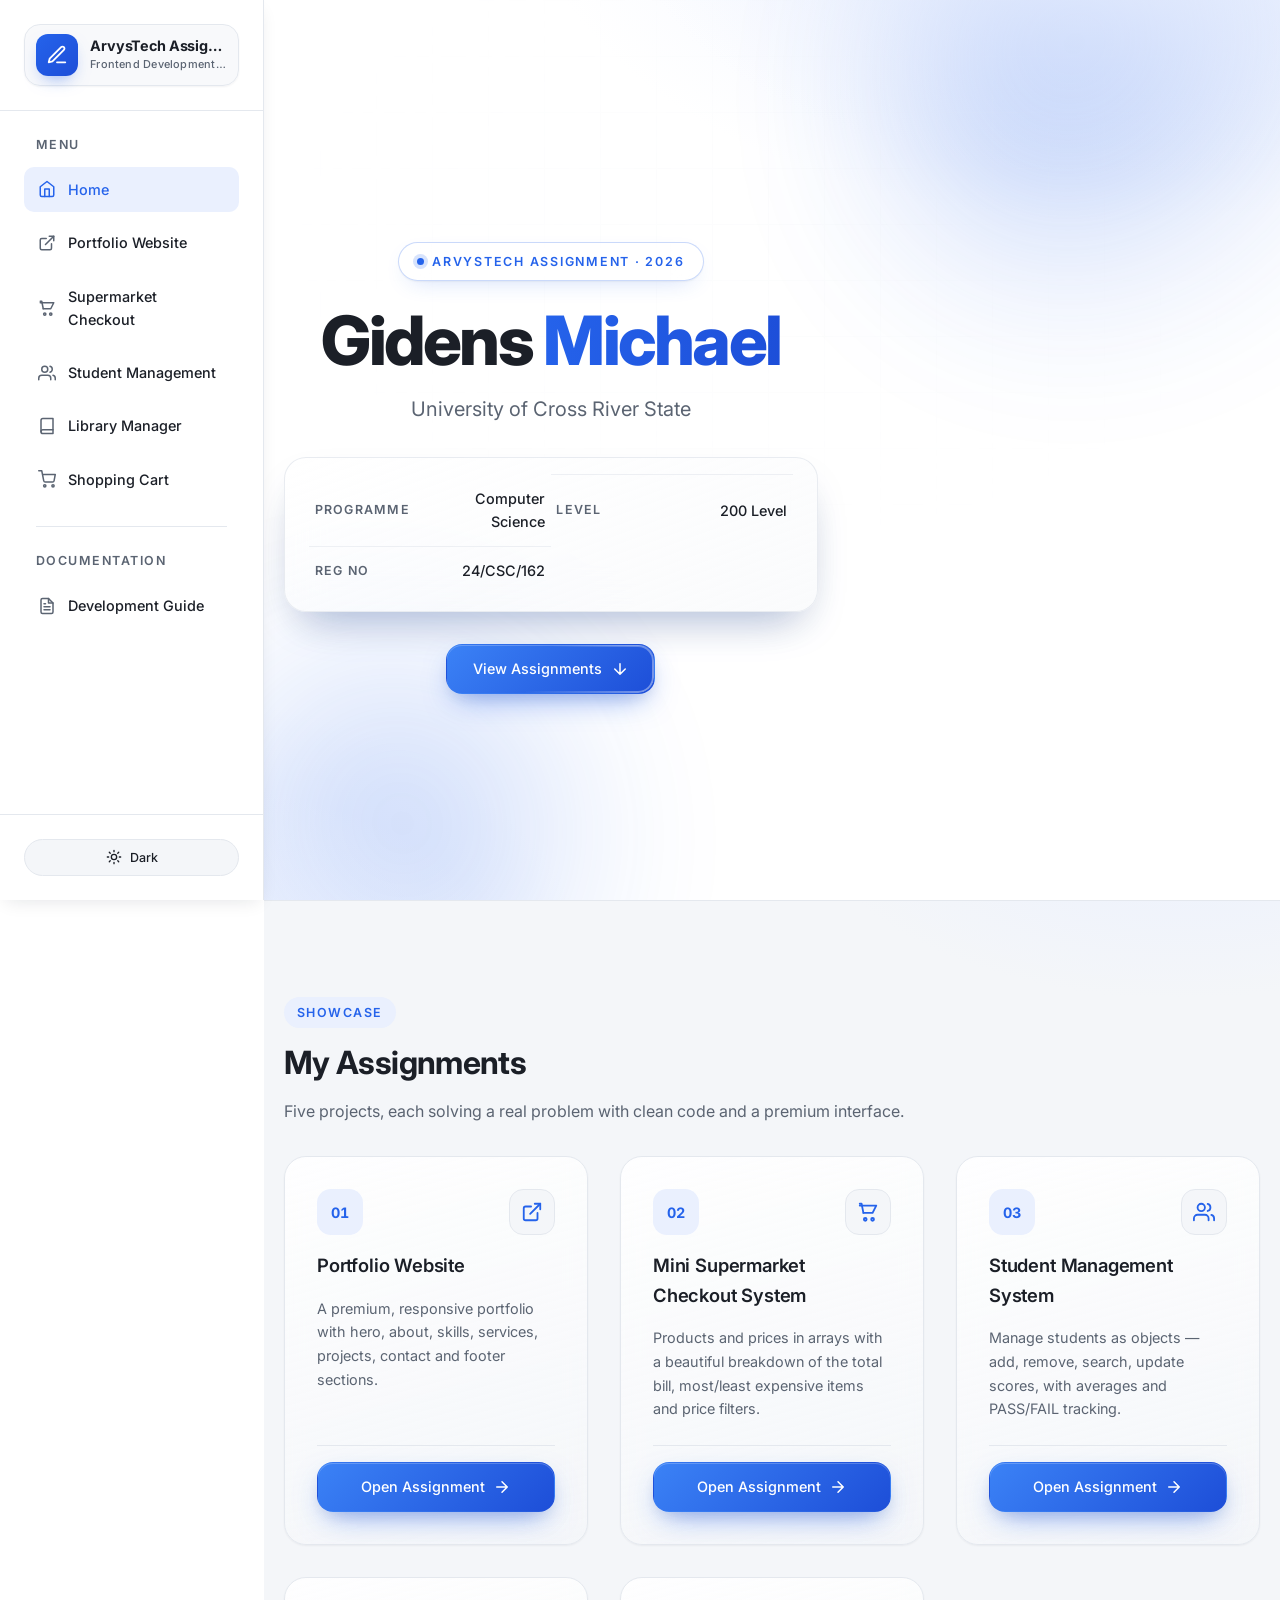
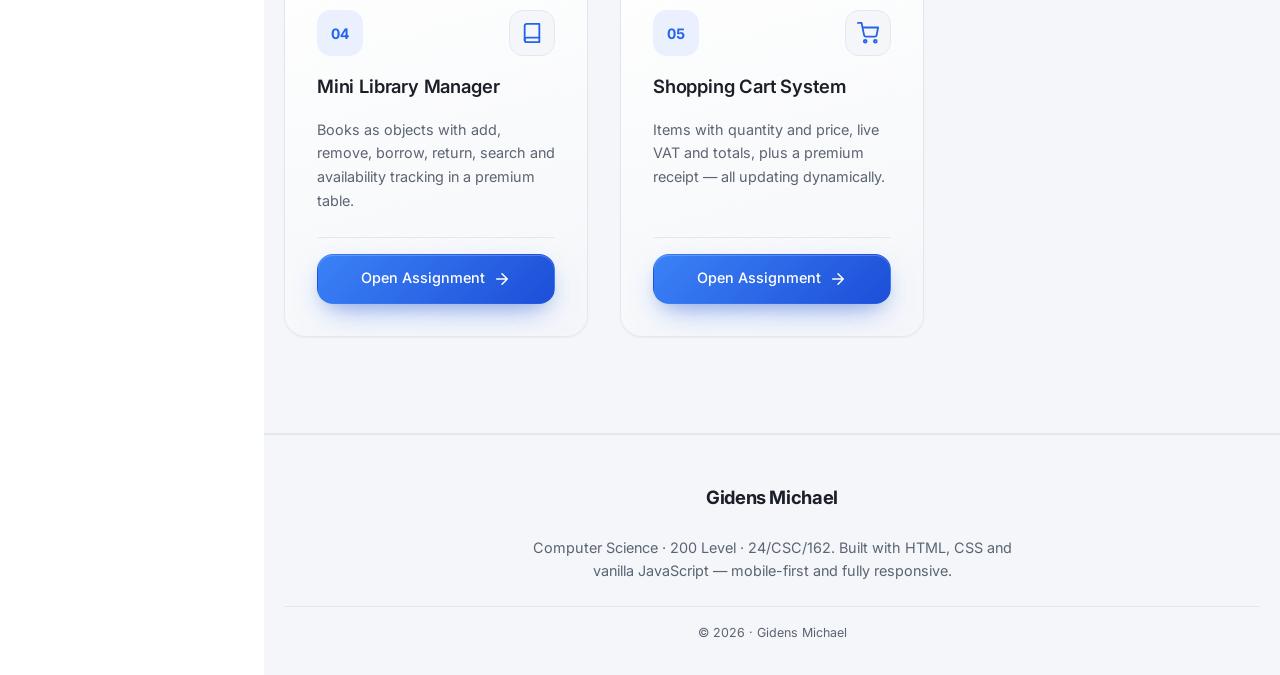
<file: index.html>
<!DOCTYPE html>
<html lang="en">
  <head>
    <meta charset="UTF-8" />
    <meta name="viewport" content="width=device-width, initial-scale=1.0" />
    <title>Gidens Michael — Assignment Showcase</title>
    <meta
      name="description"
      content="Gidens Michael — University of Cross River State, 200L, 24/CSC/162. A showcase of five assignments built with HTML, CSS and JavaScript."
    />

    <!-- Apply saved theme before first paint (no flash) -->
    <script>
      (() => {
        try {
          var t = localStorage.getItem("assignment-showcase-theme");
          if (!t) {
            t = window.matchMedia &&
              window.matchMedia("(prefers-color-scheme: dark)").matches
              ? "dark"
              : "light";
          }
          document.documentElement.setAttribute("data-theme", t);
        } catch (e) {
          document.documentElement.setAttribute("data-theme", "light");
        }
      })();
    </script>

    <link rel="stylesheet" href="css/style.css" />
    <link rel="stylesheet" href="css/landing.css" />
    <link rel="preconnect" href="https://fonts.googleapis.com" />
    <link rel="preconnect" href="https://fonts.gstatic.com" crossorigin />
    <link
      href="https://fonts.googleapis.com/css2?family=Inter:wght@400;500;600;700;800;900&display=swap"
      rel="stylesheet"
    />
  </head>
  <body>
    <!-- Mobile hamburger trigger -->
    <button class="nav-trigger" type="button" aria-label="Open navigation menu" aria-expanded="false">
      <svg viewBox="0 0 24 24" fill="none" stroke="currentColor" stroke-width="2" stroke-linecap="round" stroke-linejoin="round" aria-hidden="true">
        <path d="M3 6h18M3 12h18M3 18h18"></path>
      </svg>
    </button>

    <!-- Overlay behind the mobile drawer -->
    <div class="nav-overlay" aria-hidden="true"></div>

    <!-- Side navigation (generated by js/main.js) -->
    <aside class="side-nav" id="side-nav" aria-label="Site navigation"></aside>

    <div class="site-shell">
      <main>
        <!-- HERO -->
        <section class="hero" id="home" aria-labelledby="hero-title">
          <!-- Ambient background -->
          <div class="hero-bg" aria-hidden="true">
            <span class="hero-glow hero-glow-1"></span>
            <span class="hero-glow hero-glow-2"></span>
            <span class="hero-grid"></span>
          </div>

          <div class="container hero-inner">
            <div class="hero-copy">
              <span class="hero-badge" data-rise>ArvysTech Assignment · 2026</span>

              <h1 class="hero-title" id="hero-title" data-rise>
                Gidens <span class="accent">Michael</span>
              </h1>

              <p class="hero-subtitle" data-rise>University of Cross River State</p>

              <!-- Student identity -->
              <dl class="identity-card" data-rise>
                <div class="identity-item">
                  <dt>Programme</dt>
                  <dd>Computer Science</dd>
                </div>
                <div class="identity-item">
                  <dt>Level</dt>
                  <dd>200 Level</dd>
                </div>
                <div class="identity-item">
                  <dt>Reg No</dt>
                  <dd>24/CSC/162</dd>
                </div>
              </dl>

              <div class="hero-actions" data-rise>
                <a href="#assignments" class="btn btn-primary btn-glow">
                  View Assignments
                  <svg viewBox="0 0 24 24" fill="none" stroke="currentColor" stroke-width="2" stroke-linecap="round" stroke-linejoin="round" aria-hidden="true">
                    <path d="M12 5v14M19 12l-7 7-7-7"></path>
                  </svg>
                </a>
              </div>
            </div>
          </div>

          <a href="#assignments" class="scroll-cue" aria-label="Scroll down to assignments">
            <span class="scroll-cue-mouse" aria-hidden="true">
              <span class="scroll-cue-wheel"></span>
            </span>
          </a>
        </section>

        <!-- ASSIGNMENT GRID -->
        <section class="section assignments" id="assignments" aria-labelledby="assignments-title">
          <div class="container">
            <div class="section-header" data-reveal>
              <span class="section-tag">Showcase</span>
              <h2 class="section-title" id="assignments-title">My Assignments</h2>
              <p class="section-subtitle">
                Five projects, each solving a real problem with clean code and a
                premium interface.
              </p>
            </div>

            <div class="cards-grid">
              <article class="card" data-reveal>
                <div class="card-top">
                  <span class="card-number" aria-hidden="true">01</span>
                  <span class="card-icon" aria-hidden="true">
                    <svg viewBox="0 0 24 24" fill="none" stroke="currentColor" stroke-width="2" stroke-linecap="round" stroke-linejoin="round">
                      <path d="M18 13v6a2 2 0 0 1-2 2H5a2 2 0 0 1-2-2V8a2 2 0 0 1 2-2h6"></path>
                      <path d="M15 3h6v6"></path>
                      <path d="M10 14 21 3"></path>
                    </svg>
                  </span>
                </div>
                <h3 class="card-title">Portfolio Website</h3>
                <p class="card-desc">
                  A premium, responsive portfolio with hero, about, skills,
                  services, projects, contact and footer sections.
                </p>
                <div class="card-actions">
                  <a href="portfolio.html" class="btn btn-primary btn-block">
                    Open Assignment
                    <svg viewBox="0 0 24 24" fill="none" stroke="currentColor" stroke-width="2" stroke-linecap="round" stroke-linejoin="round" aria-hidden="true">
                      <path d="M5 12h14M12 5l7 7-7 7"></path>
                    </svg>
                  </a>
                </div>
              </article>

              <article class="card" data-reveal>
                <div class="card-top">
                  <span class="card-number" aria-hidden="true">02</span>
                  <span class="card-icon" aria-hidden="true">
                    <svg viewBox="0 0 24 24" fill="none" stroke="currentColor" stroke-width="2" stroke-linecap="round" stroke-linejoin="round">
                      <path d="M3 3h2l.4 2M7 13h10l4-8H5.4"></path>
                      <path d="M7 13 5.4 5H3"></path>
                      <circle cx="9" cy="20" r="1.5"></circle>
                      <circle cx="17" cy="20" r="1.5"></circle>
                    </svg>
                  </span>
                </div>
                <h3 class="card-title">Mini Supermarket Checkout System</h3>
                <p class="card-desc">
                  Products and prices in arrays with a beautiful breakdown of the
                  total bill, most/least expensive items and price filters.
                </p>
                <div class="card-actions">
                  <a href="supermarket.html" class="btn btn-primary btn-block">
                    Open Assignment
                    <svg viewBox="0 0 24 24" fill="none" stroke="currentColor" stroke-width="2" stroke-linecap="round" stroke-linejoin="round" aria-hidden="true">
                      <path d="M5 12h14M12 5l7 7-7 7"></path>
                    </svg>
                  </a>
                </div>
              </article>

              <article class="card" data-reveal>
                <div class="card-top">
                  <span class="card-number" aria-hidden="true">03</span>
                  <span class="card-icon" aria-hidden="true">
                    <svg viewBox="0 0 24 24" fill="none" stroke="currentColor" stroke-width="2" stroke-linecap="round" stroke-linejoin="round">
                      <path d="M17 21v-2a4 4 0 0 0-4-4H5a4 4 0 0 0-4 4v2"></path>
                      <circle cx="9" cy="7" r="4"></circle>
                      <path d="M23 21v-2a4 4 0 0 0-3-3.87"></path>
                      <path d="M16 3.13a4 4 0 0 1 0 7.75"></path>
                    </svg>
                  </span>
                </div>
                <h3 class="card-title">Student Management System</h3>
                <p class="card-desc">
                  Manage students as objects — add, remove, search, update scores,
                  with averages and PASS/FAIL tracking.
                </p>
                <div class="card-actions">
                  <a href="student.html" class="btn btn-primary btn-block">
                    Open Assignment
                    <svg viewBox="0 0 24 24" fill="none" stroke="currentColor" stroke-width="2" stroke-linecap="round" stroke-linejoin="round" aria-hidden="true">
                      <path d="M5 12h14M12 5l7 7-7 7"></path>
                    </svg>
                  </a>
                </div>
              </article>

              <article class="card" data-reveal>
                <div class="card-top">
                  <span class="card-number" aria-hidden="true">04</span>
                  <span class="card-icon" aria-hidden="true">
                    <svg viewBox="0 0 24 24" fill="none" stroke="currentColor" stroke-width="2" stroke-linecap="round" stroke-linejoin="round">
                      <path d="M4 19.5A2.5 2.5 0 0 1 6.5 17H20"></path>
                      <path d="M6.5 2H20v20H6.5A2.5 2.5 0 0 1 4 19.5v-15A2.5 2.5 0 0 1 6.5 2z"></path>
                    </svg>
                  </span>
                </div>
                <h3 class="card-title">Mini Library Manager</h3>
                <p class="card-desc">
                  Books as objects with add, remove, borrow, return, search and
                  availability tracking in a premium table.
                </p>
                <div class="card-actions">
                  <a href="library.html" class="btn btn-primary btn-block">
                    Open Assignment
                    <svg viewBox="0 0 24 24" fill="none" stroke="currentColor" stroke-width="2" stroke-linecap="round" stroke-linejoin="round" aria-hidden="true">
                      <path d="M5 12h14M12 5l7 7-7 7"></path>
                    </svg>
                  </a>
                </div>
              </article>

              <article class="card" data-reveal>
                <div class="card-top">
                  <span class="card-number" aria-hidden="true">05</span>
                  <span class="card-icon" aria-hidden="true">
                    <svg viewBox="0 0 24 24" fill="none" stroke="currentColor" stroke-width="2" stroke-linecap="round" stroke-linejoin="round">
                      <circle cx="9" cy="21" r="1.5"></circle>
                      <circle cx="20" cy="21" r="1.5"></circle>
                      <path d="M1 1h4l2.68 13.39a2 2 0 0 0 2 1.61h9.72a2 2 0 0 0 2-1.61L23 6H6"></path>
                    </svg>
                  </span>
                </div>
                <h3 class="card-title">Shopping Cart System</h3>
                <p class="card-desc">
                  Items with quantity and price, live VAT and totals, plus a
                  premium receipt — all updating dynamically.
                </p>
                <div class="card-actions">
                  <a href="cart.html" class="btn btn-primary btn-block">
                    Open Assignment
                    <svg viewBox="0 0 24 24" fill="none" stroke="currentColor" stroke-width="2" stroke-linecap="round" stroke-linejoin="round" aria-hidden="true">
                      <path d="M5 12h14M12 5l7 7-7 7"></path>
                    </svg>
                  </a>
                </div>
              </article>
            </div>
          </div>
        </section>
      </main>

      <footer class="site-footer">
        <div class="container footer-inner">
          <div class="footer-brand">Gidens Michael</div>
          <p class="footer-tagline">
            Computer Science · 200 Level · 24/CSC/162. Built with HTML, CSS and
            vanilla JavaScript — mobile-first and fully responsive.
          </p>
          <p class="footer-meta">© 2026 · Gidens Michael</p>
        </div>
      </footer>
    </div>

    <!-- Scroll to top -->
    <button class="scroll-top" id="scroll-top" type="button" aria-label="Scroll to top" tabindex="0">
      <svg viewBox="0 0 24 24" fill="none" stroke="currentColor" stroke-width="2" stroke-linecap="round" stroke-linejoin="round" aria-hidden="true">
        <path d="M12 19V5M5 12l7-7 7 7"></path>
      </svg>
    </button>

    <script src="js/theme.js"></script>
    <script src="js/landing.js"></script>
    <script src="js/main.js"></script>
  </body>
</html>
</file>
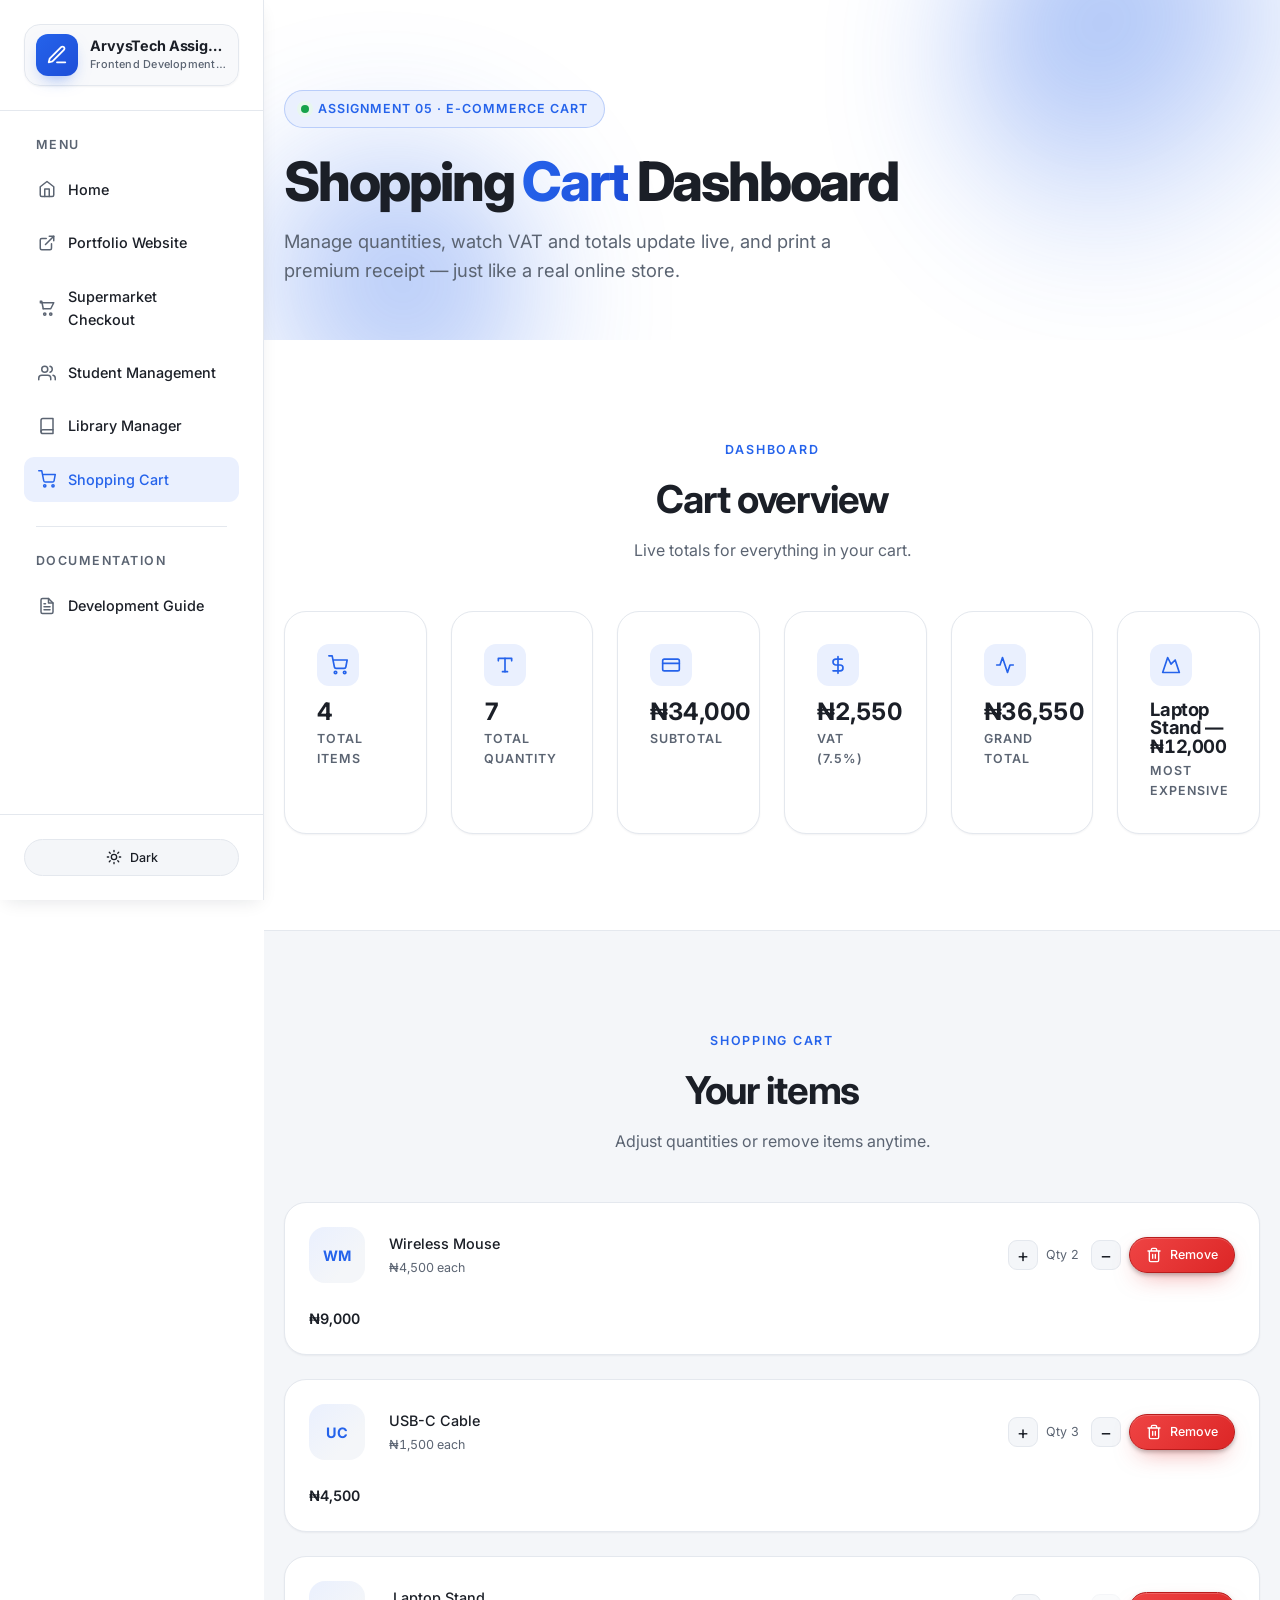
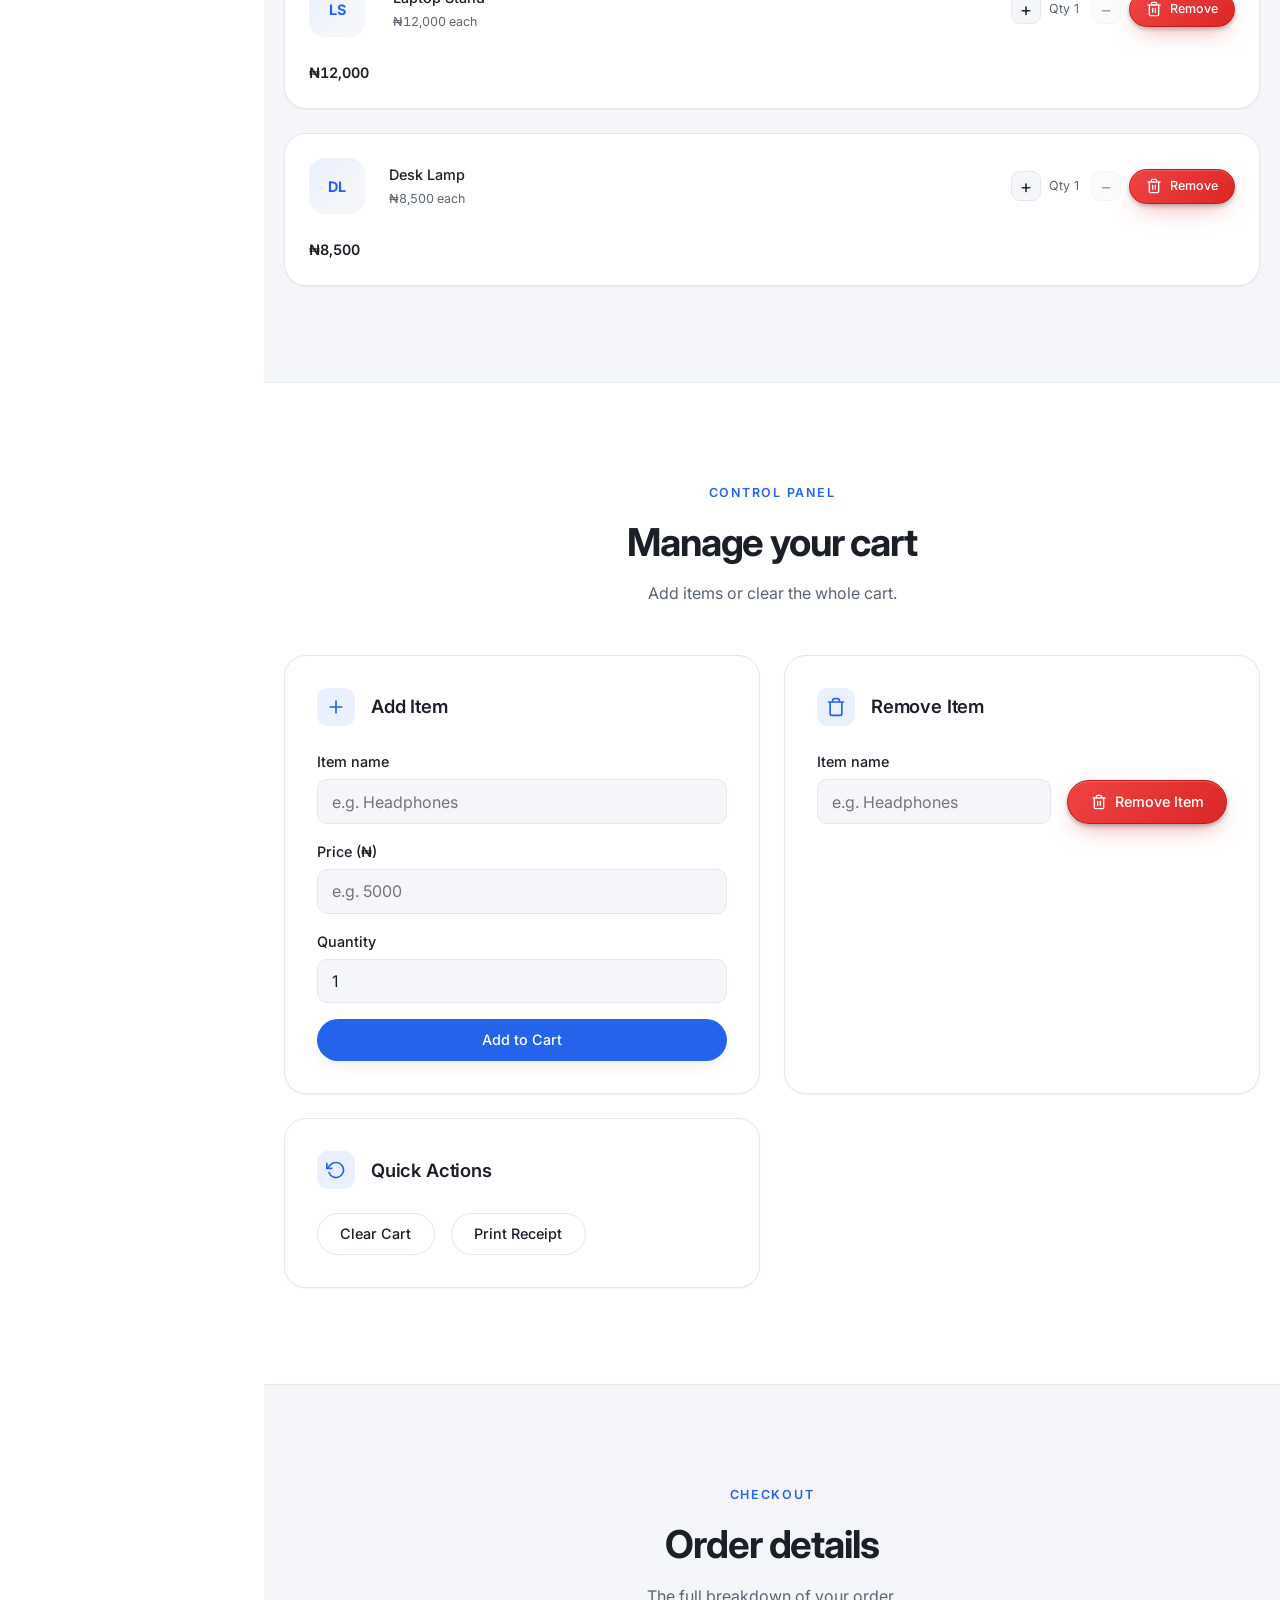
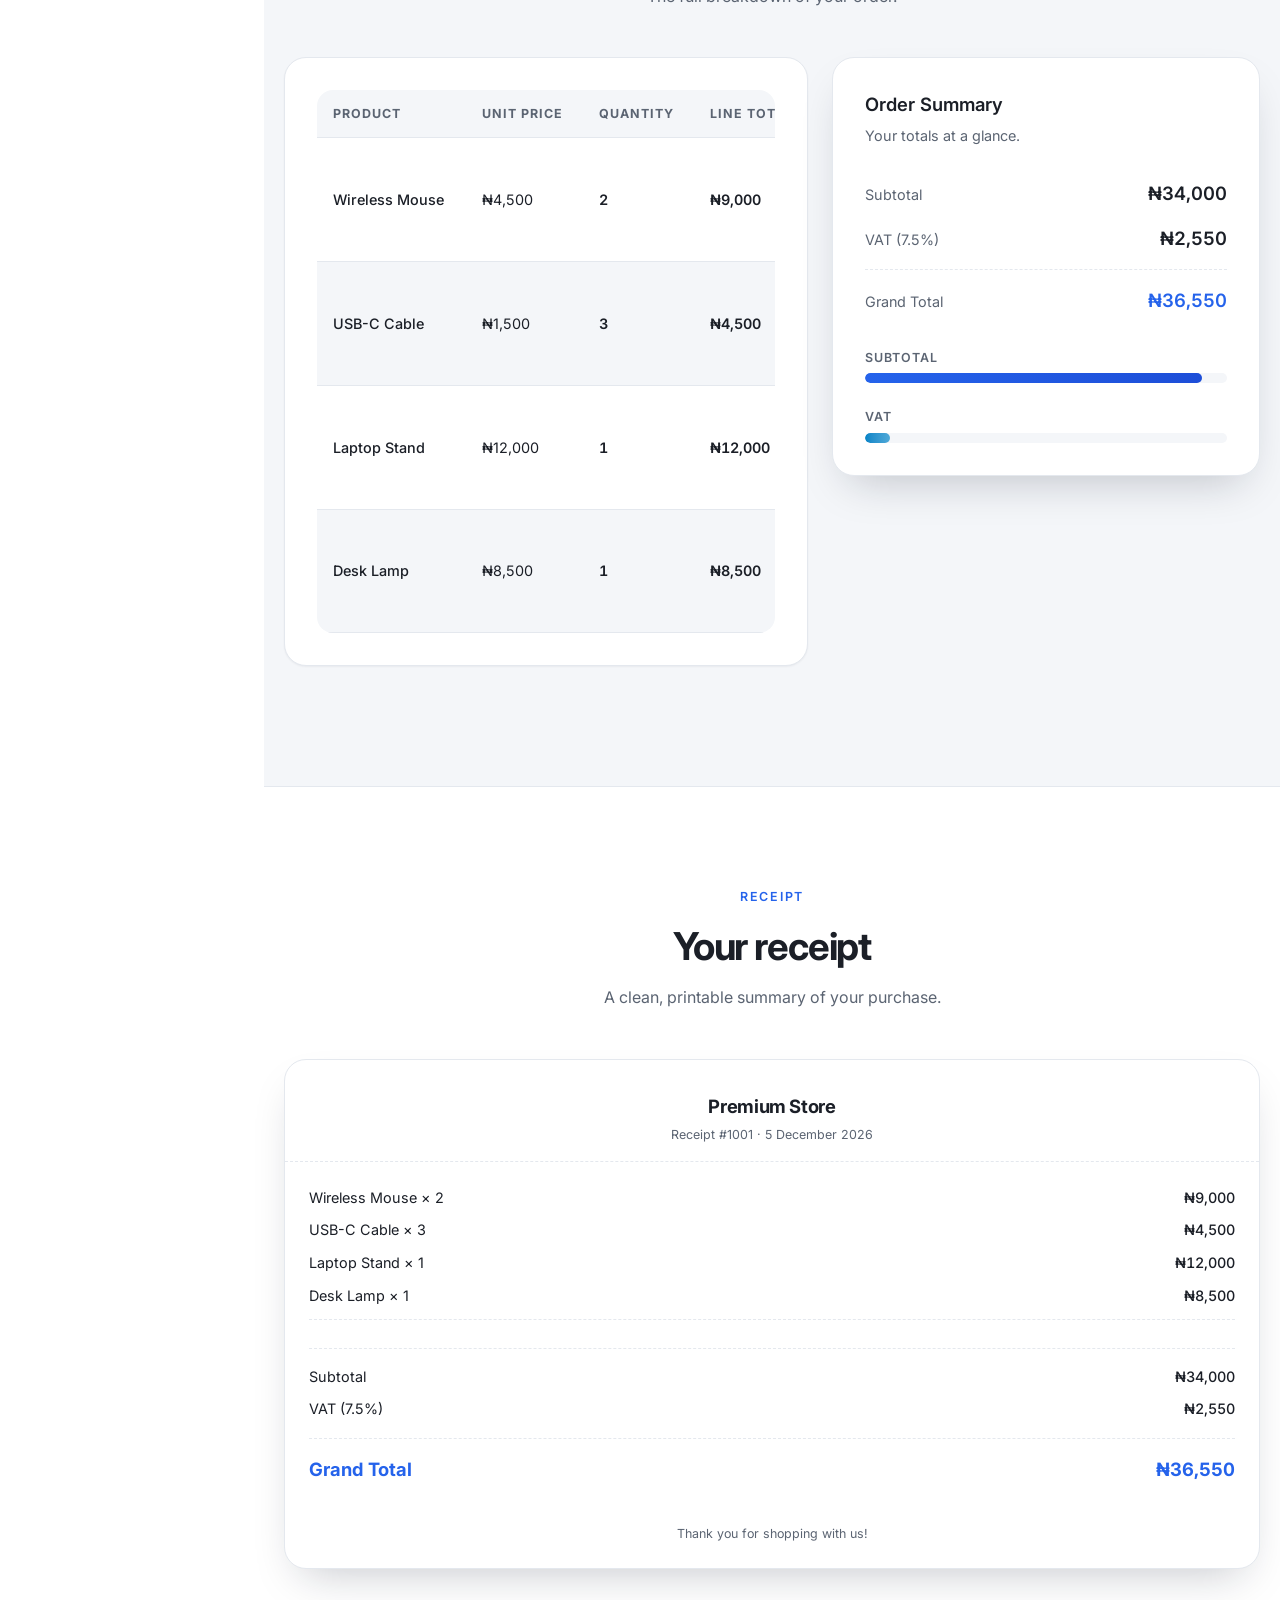
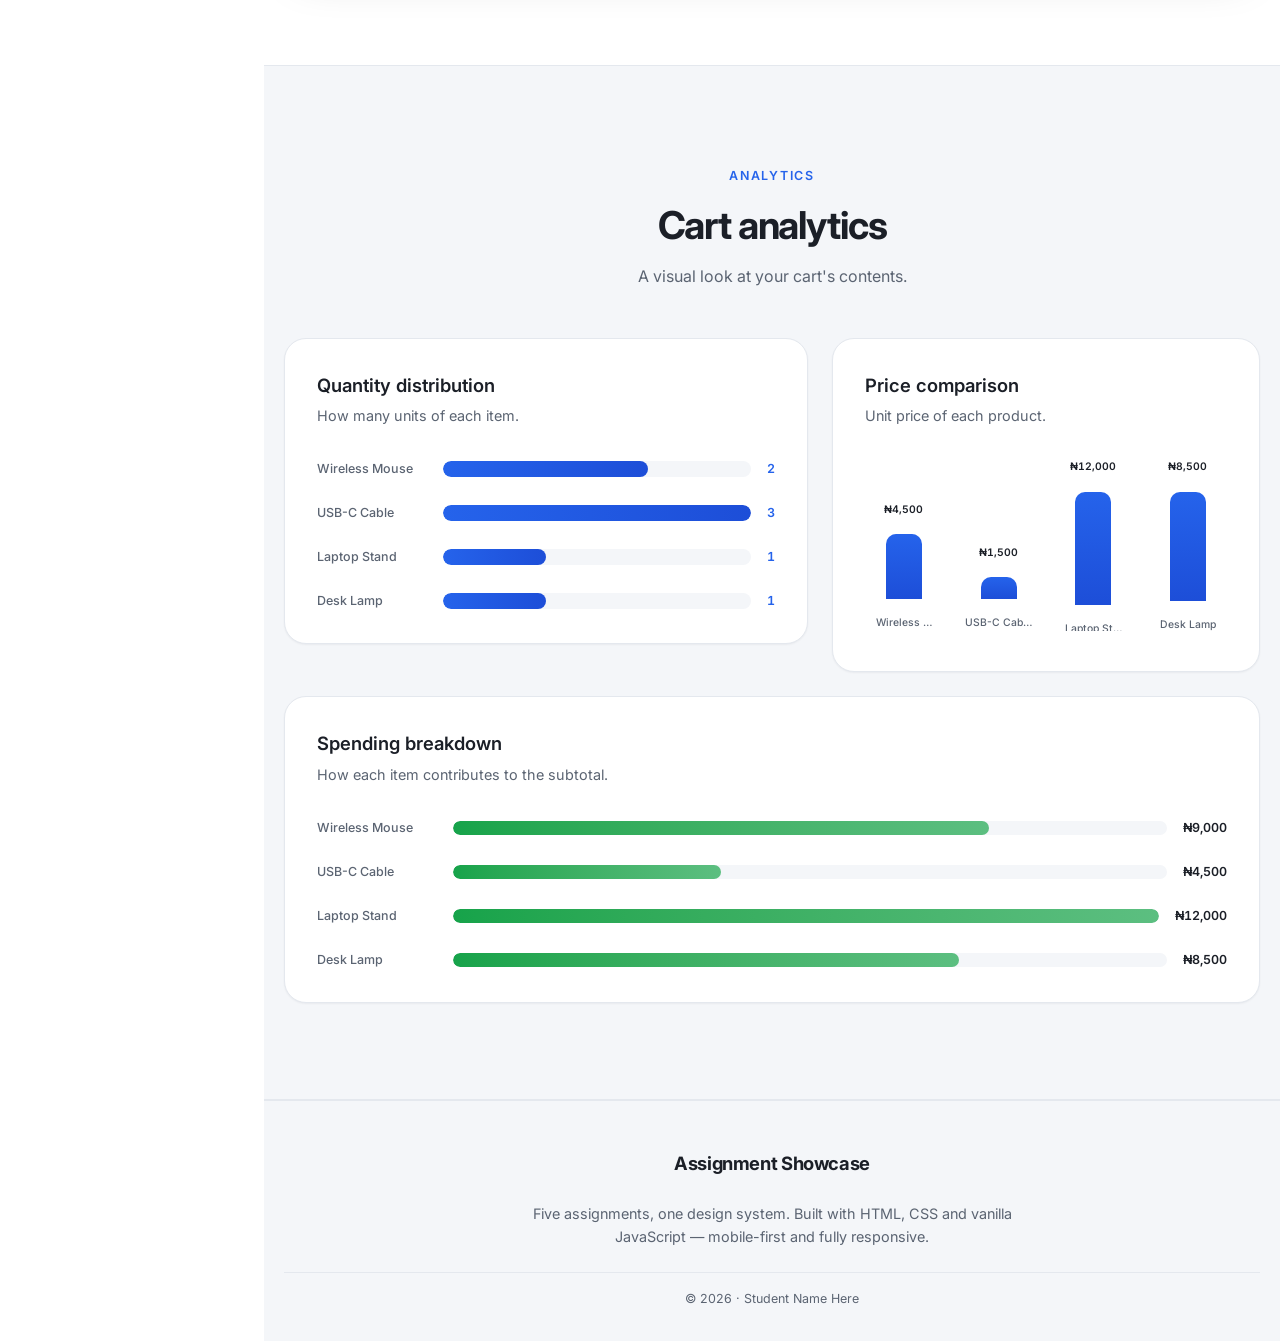
<file: cart.html>
<!DOCTYPE html>
<html lang="en">
  <head>
    <meta charset="UTF-8" />
    <meta name="viewport" content="width=device-width, initial-scale=1.0" />
    <title>Shopping Cart — E-commerce Checkout Dashboard</title>
    <meta
      name="description"
      content="Premium e-commerce shopping cart dashboard — items, quantity controls, VAT, order summary, printable receipt and cart analytics."
    />
    <script>
      (() => {
        try {
          var t = localStorage.getItem("assignment-showcase-theme");
          if (!t) {
            t = window.matchMedia &&
              window.matchMedia("(prefers-color-scheme: dark)").matches
              ? "dark"
              : "light";
          }
          document.documentElement.setAttribute("data-theme", t);
        } catch (e) {
          document.documentElement.setAttribute("data-theme", "light");
        }
      })();
    </script>
    <link rel="stylesheet" href="css/style.css" />
    <link rel="stylesheet" href="css/cart.css" />
    <link rel="preconnect" href="https://fonts.googleapis.com" />
    <link rel="preconnect" href="https://fonts.gstatic.com" crossorigin />
    <link
      href="https://fonts.googleapis.com/css2?family=Inter:wght@400;500;600;700;800&display=swap"
      rel="stylesheet"
    />
  </head>
  <body>
    <!-- Mobile hamburger trigger -->
    <button class="nav-trigger" type="button" aria-label="Open navigation menu" aria-expanded="false">
      <svg viewBox="0 0 24 24" fill="none" stroke="currentColor" stroke-width="2" stroke-linecap="round" stroke-linejoin="round" aria-hidden="true">
        <path d="M3 6h18M3 12h18M3 18h18"></path>
      </svg>
    </button>

    <!-- Overlay behind the mobile drawer -->
    <div class="nav-overlay" aria-hidden="true"></div>

    <!-- Side navigation (generated by js/main.js) -->
    <aside class="side-nav" id="side-nav" aria-label="Site navigation"></aside>

    <div class="site-shell">
      <main>
        <!-- ============ HEADER ============ -->
        <section class="ct-hero" aria-labelledby="ct-title">
          <div class="ct-hero-bg" aria-hidden="true">
            <span class="ct-blob ct-blob-1"></span>
            <span class="ct-blob ct-blob-2"></span>
          </div>
          <div class="container ct-hero-inner">
            <span class="ct-hero-tag" data-reveal>
              <span class="ct-hero-dot" aria-hidden="true"></span>
              Assignment 05 · E-commerce Cart
            </span>
            <h1 class="ct-hero-title" id="ct-title" data-reveal>
              Shopping <span class="gradient">Cart</span> Dashboard
            </h1>
            <p class="ct-hero-sub" data-reveal>
              Manage quantities, watch VAT and totals update live, and print a
              premium receipt — just like a real online store.
            </p>
          </div>
        </section>

        <div class="ct-body">
          <!-- ============ DASHBOARD STATS ============ -->
          <section class="ct-section" id="overview" aria-labelledby="overview-title">
            <div class="container">
              <div class="ct-section-head" data-reveal>
                <span class="ct-kicker">Dashboard</span>
                <h2 class="ct-section-title" id="overview-title">Cart overview</h2>
                <p class="ct-section-sub">Live totals for everything in your cart.</p>
              </div>

              <div class="ct-stats">
                <div class="ct-stat" data-reveal>
                  <div class="ct-stat-icon">
                    <svg viewBox="0 0 24 24" width="20" height="20" fill="none" stroke="currentColor" stroke-width="2" stroke-linecap="round" stroke-linejoin="round" aria-hidden="true">
                      <circle cx="9" cy="21" r="1.5"></circle>
                      <circle cx="20" cy="21" r="1.5"></circle>
                      <path d="M1 1h4l2.68 13.39a2 2 0 0 0 2 1.61h9.72a2 2 0 0 0 2-1.61L23 6H6"></path>
                    </svg>
                  </div>
                  <div class="ct-stat-value" id="ct-item-count">0</div>
                  <div class="ct-stat-label">Total Items</div>
                </div>

                <div class="ct-stat" data-reveal>
                  <div class="ct-stat-icon">
                    <svg viewBox="0 0 24 24" width="20" height="20" fill="none" stroke="currentColor" stroke-width="2" stroke-linecap="round" stroke-linejoin="round" aria-hidden="true">
                      <path d="M4 7V4h16v3"></path>
                      <path d="M9 20h6"></path>
                      <path d="M12 4v16"></path>
                    </svg>
                  </div>
                  <div class="ct-stat-value" id="ct-qty-count">0</div>
                  <div class="ct-stat-label">Total Quantity</div>
                </div>

                <div class="ct-stat" data-reveal>
                  <div class="ct-stat-icon">
                    <svg viewBox="0 0 24 24" width="20" height="20" fill="none" stroke="currentColor" stroke-width="2" stroke-linecap="round" stroke-linejoin="round" aria-hidden="true">
                      <rect x="2" y="5" width="20" height="14" rx="2"></rect>
                      <path d="M2 10h20"></path>
                    </svg>
                  </div>
                  <div class="ct-stat-value" id="ct-subtotal">₦0</div>
                  <div class="ct-stat-label">Subtotal</div>
                </div>

                <div class="ct-stat" data-reveal>
                  <div class="ct-stat-icon">
                    <svg viewBox="0 0 24 24" width="20" height="20" fill="none" stroke="currentColor" stroke-width="2" stroke-linecap="round" stroke-linejoin="round" aria-hidden="true">
                      <path d="M12 2v20M17 5H9.5a3.5 3.5 0 0 0 0 7h5a3.5 3.5 0 0 1 0 7H6"></path>
                    </svg>
                  </div>
                  <div class="ct-stat-value" id="ct-vat">₦0</div>
                  <div class="ct-stat-label">VAT (7.5%)</div>
                </div>

                <div class="ct-stat" data-reveal>
                  <div class="ct-stat-icon">
                    <svg viewBox="0 0 24 24" width="20" height="20" fill="none" stroke="currentColor" stroke-width="2" stroke-linecap="round" stroke-linejoin="round" aria-hidden="true">
                      <path d="M22 12h-4l-3 9L9 3l-3 9H2"></path>
                    </svg>
                  </div>
                  <div class="ct-stat-value" id="ct-total">₦0</div>
                  <div class="ct-stat-label">Grand Total</div>
                </div>

                <div class="ct-stat" data-reveal>
                  <div class="ct-stat-icon">
                    <svg viewBox="0 0 24 24" width="20" height="20" fill="none" stroke="currentColor" stroke-width="2" stroke-linecap="round" stroke-linejoin="round" aria-hidden="true">
                      <path d="m8 3 4 8 5-5 5 15H2L8 3z"></path>
                    </svg>
                  </div>
                  <div class="ct-stat-value ct-stat-value-sm" id="ct-most">—</div>
                  <div class="ct-stat-label">Most Expensive</div>
                </div>
              </div>
            </div>
          </section>

          <!-- ============ CART CARDS ============ -->
          <section class="ct-section ct-section-alt" id="cart" aria-labelledby="cart-title">
            <div class="container">
              <div class="ct-section-head" data-reveal>
                <span class="ct-kicker">Shopping Cart</span>
                <h2 class="ct-section-title" id="cart-title">Your items</h2>
                <p class="ct-section-sub">Adjust quantities or remove items anytime.</p>
              </div>

              <div class="ct-cards" id="ct-cart-list"></div>
            </div>
          </section>

          <!-- ============ CONTROL PANEL ============ -->
          <section class="ct-section" id="controls" aria-labelledby="controls-title">
            <div class="container">
              <div class="ct-section-head" data-reveal>
                <span class="ct-kicker">Control Panel</span>
                <h2 class="ct-section-title" id="controls-title">Manage your cart</h2>
                <p class="ct-section-sub">Add items or clear the whole cart.</p>
              </div>

              <div class="ct-panel">
                <div class="ct-form-card" data-reveal>
                  <div class="ct-form-card-head">
                    <div class="ct-form-card-icon">
                      <svg viewBox="0 0 24 24" width="20" height="20" fill="none" stroke="currentColor" stroke-width="2" stroke-linecap="round" stroke-linejoin="round" aria-hidden="true">
                        <path d="M12 5v14m-7-7h14"></path>
                      </svg>
                    </div>
                    <h3>Add Item</h3>
                  </div>
                  <form class="ct-form" id="ct-add-form" novalidate>
                    <div class="ct-field">
                      <label for="ct-name">Item name</label>
                      <input id="ct-name" name="ct-name" type="text" placeholder="e.g. Headphones" autocomplete="off" />
                    </div>
                    <div class="ct-field">
                      <label for="ct-price">Price (₦)</label>
                      <input id="ct-price" name="ct-price" type="number" min="0" step="any" placeholder="e.g. 5000" />
                    </div>
                    <div class="ct-field">
                      <label for="ct-quantity">Quantity</label>
                      <input id="ct-quantity" name="ct-quantity" type="number" min="1" value="1" placeholder="1" />
                    </div>
                    <button type="submit" class="btn btn-primary">Add to Cart</button>
                  </form>
                </div>

                <div class="ct-form-card" data-reveal>
                  <div class="ct-form-card-head">
                    <div class="ct-form-card-icon">
                      <svg viewBox="0 0 24 24" width="20" height="20" fill="none" stroke="currentColor" stroke-width="2" stroke-linecap="round" stroke-linejoin="round" aria-hidden="true">
                        <path d="M3 6h18M8 6V4a2 2 0 0 1 2-2h4a2 2 0 0 1 2 2v2m3 0v14a2 2 0 0 1-2 2H7a2 2 0 0 1-2-2V6h14z"></path>
                      </svg>
                    </div>
                    <h3>Remove Item</h3>
                  </div>
                  <form class="ct-form ct-form-single" id="ct-remove-form" novalidate>
                    <div class="ct-field">
                      <label for="ct-remove-name">Item name</label>
                      <input id="ct-remove-name" name="ct-remove-name" type="text" placeholder="e.g. Headphones" autocomplete="off" />
                    </div>
                    <button type="submit" class="btn btn-danger">
                      <svg viewBox="0 0 24 24" fill="none" stroke="currentColor" stroke-width="2" stroke-linecap="round" stroke-linejoin="round" aria-hidden="true">
                        <path d="M3 6h18M8 6V4a2 2 0 0 1 2-2h4a2 2 0 0 1 2 2v2m3 0v14a2 2 0 0 1-2 2H7a2 2 0 0 1-2-2V6"></path>
                        <path d="M10 11v6M14 11v6"></path>
                      </svg>
                      Remove Item
                    </button>
                  </form>
                </div>

                <div class="ct-form-card ct-form-card-wide" data-reveal>
                  <div class="ct-form-card-head">
                    <div class="ct-form-card-icon">
                      <svg viewBox="0 0 24 24" width="20" height="20" fill="none" stroke="currentColor" stroke-width="2" stroke-linecap="round" stroke-linejoin="round" aria-hidden="true">
                        <path d="M1 4v6h6"></path>
                        <path d="M3.51 15a9 9 0 1 0 2.13-9.36L1 10"></path>
                      </svg>
                    </div>
                    <h3>Quick Actions</h3>
                  </div>
                  <div class="ct-quick">
                    <button class="btn btn-ghost" id="ct-clear" type="button">Clear Cart</button>
                    <button class="btn btn-ghost" id="ct-print" type="button">Print Receipt</button>
                  </div>
                </div>
              </div>
            </div>
          </section>

          <!-- ============ TABLE + ORDER SUMMARY ============ -->
          <section class="ct-section ct-section-alt" id="checkout" aria-labelledby="checkout-title">
            <div class="container">
              <div class="ct-section-head" data-reveal>
                <span class="ct-kicker">Checkout</span>
                <h2 class="ct-section-title" id="checkout-title">Order details</h2>
                <p class="ct-section-sub">The full breakdown of your order.</p>
              </div>

              <div class="ct-grid-2">
                <div class="ct-table-card" data-reveal>
                  <div class="ct-table-wrap">
                    <table class="ct-table">
                      <thead>
                        <tr>
                          <th scope="col">Product</th>
                          <th scope="col">Unit Price</th>
                          <th scope="col">Quantity</th>
                          <th scope="col">Line Total</th>
                          <th scope="col">Actions</th>
                        </tr>
                      </thead>
                      <tbody id="ct-table-body"></tbody>
                    </table>
                  </div>
                </div>

                <div class="ct-summary-card" data-reveal>
                  <h3 class="ct-summary-title">Order Summary</h3>
                  <p class="ct-summary-sub">Your totals at a glance.</p>

                  <div class="ct-summary-rows">
                    <div class="ct-summary-row">
                      <span>Subtotal</span>
                      <strong id="ct-sum-subtotal">₦0</strong>
                    </div>
                    <div class="ct-summary-row">
                      <span>VAT (7.5%)</span>
                      <strong id="ct-sum-vat">₦0</strong>
                    </div>
                    <div class="ct-summary-row ct-summary-row-total">
                      <span>Grand Total</span>
                      <strong id="ct-sum-total">₦0</strong>
                    </div>
                  </div>

                  <div class="ct-summary-bars">
                    <div class="ct-summary-bar-row">
                      <span class="ct-summary-bar-label">Subtotal</span>
                      <div class="ct-summary-bar-track">
                        <div class="ct-summary-bar-fill subtotal" id="ct-sum-bar-sub" style="width: 0%"></div>
                      </div>
                    </div>
                    <div class="ct-summary-bar-row">
                      <span class="ct-summary-bar-label">VAT</span>
                      <div class="ct-summary-bar-track">
                        <div class="ct-summary-bar-fill vat" id="ct-sum-bar-vat" style="width: 0%"></div>
                      </div>
                    </div>
                  </div>
                </div>
              </div>
            </div>
          </section>

          <!-- ============ RECEIPT ============ -->
          <section class="ct-section" id="receipt" aria-labelledby="receipt-title">
            <div class="container">
              <div class="ct-section-head" data-reveal>
                <span class="ct-kicker">Receipt</span>
                <h2 class="ct-section-title" id="receipt-title">Your receipt</h2>
                <p class="ct-section-sub">A clean, printable summary of your purchase.</p>
              </div>

              <div class="ct-receipt-wrap" data-reveal>
                <div class="ct-receipt" id="ct-receipt" aria-label="Receipt">
                  <div class="ct-receipt-head">
                    <h3>Premium Store</h3>
                    <p id="ct-receipt-meta"></p>
                  </div>
                  <div class="ct-receipt-body" id="ct-receipt-body"></div>
                  <div class="ct-receipt-sep ct-receipt-sep-outer"></div>
                  <div class="ct-receipt-body ct-receipt-totals">
                    <div class="ct-receipt-line"><span>Subtotal</span><span id="ct-receipt-sub">₦0</span></div>
                    <div class="ct-receipt-line"><span>VAT (7.5%)</span><span id="ct-receipt-vat">₦0</span></div>
                    <div class="ct-receipt-total">
                      <span>Grand Total</span>
                      <span id="ct-receipt-total">₦0</span>
                    </div>
                  </div>
                  <div class="ct-receipt-foot">Thank you for shopping with us!</div>
                </div>
              </div>
            </div>
          </section>

          <!-- ============ ANALYTICS ============ -->
          <section class="ct-section ct-section-alt" id="analytics" aria-labelledby="analytics-title">
            <div class="container">
              <div class="ct-section-head" data-reveal>
                <span class="ct-kicker">Analytics</span>
                <h2 class="ct-section-title" id="analytics-title">Cart analytics</h2>
                <p class="ct-section-sub">A visual look at your cart's contents.</p>
              </div>

              <div class="ct-grid-2" data-reveal>
                <div class="ct-card">
                  <h3 class="ct-card-title">Quantity distribution</h3>
                  <p class="ct-card-sub">How many units of each item.</p>
                  <div class="ct-chart-hbars" id="ct-qty-chart"></div>
                </div>

                <div class="ct-card">
                  <h3 class="ct-card-title">Price comparison</h3>
                  <p class="ct-card-sub">Unit price of each product.</p>
                  <div class="ct-chart-vbars" id="ct-price-chart"></div>
                </div>
              </div>

              <div class="ct-spend-card" data-reveal>
                <h3 class="ct-card-title">Spending breakdown</h3>
                <p class="ct-card-sub">How each item contributes to the subtotal.</p>
                <div class="ct-spend" id="ct-spend"></div>
              </div>
            </div>
          </section>
        </div>
      </main>

      <footer class="site-footer">
        <div class="container footer-inner">
          <div class="footer-brand">Assignment Showcase</div>
          <p class="footer-tagline">
            Five assignments, one design system. Built with HTML, CSS and
            vanilla JavaScript — mobile-first and fully responsive.
          </p>
          <p class="footer-meta">© 2026 · Student Name Here</p>
        </div>
      </footer>
    </div>

    <!-- Toast notifications -->
    <div class="ct-toast-wrap" id="ct-toast-wrap" aria-live="polite"></div>

    <script src="js/theme.js"></script>
    <script src="js/main.js"></script>
    <script src="js/cart.js"></script>
  </body>
</html>
</file>
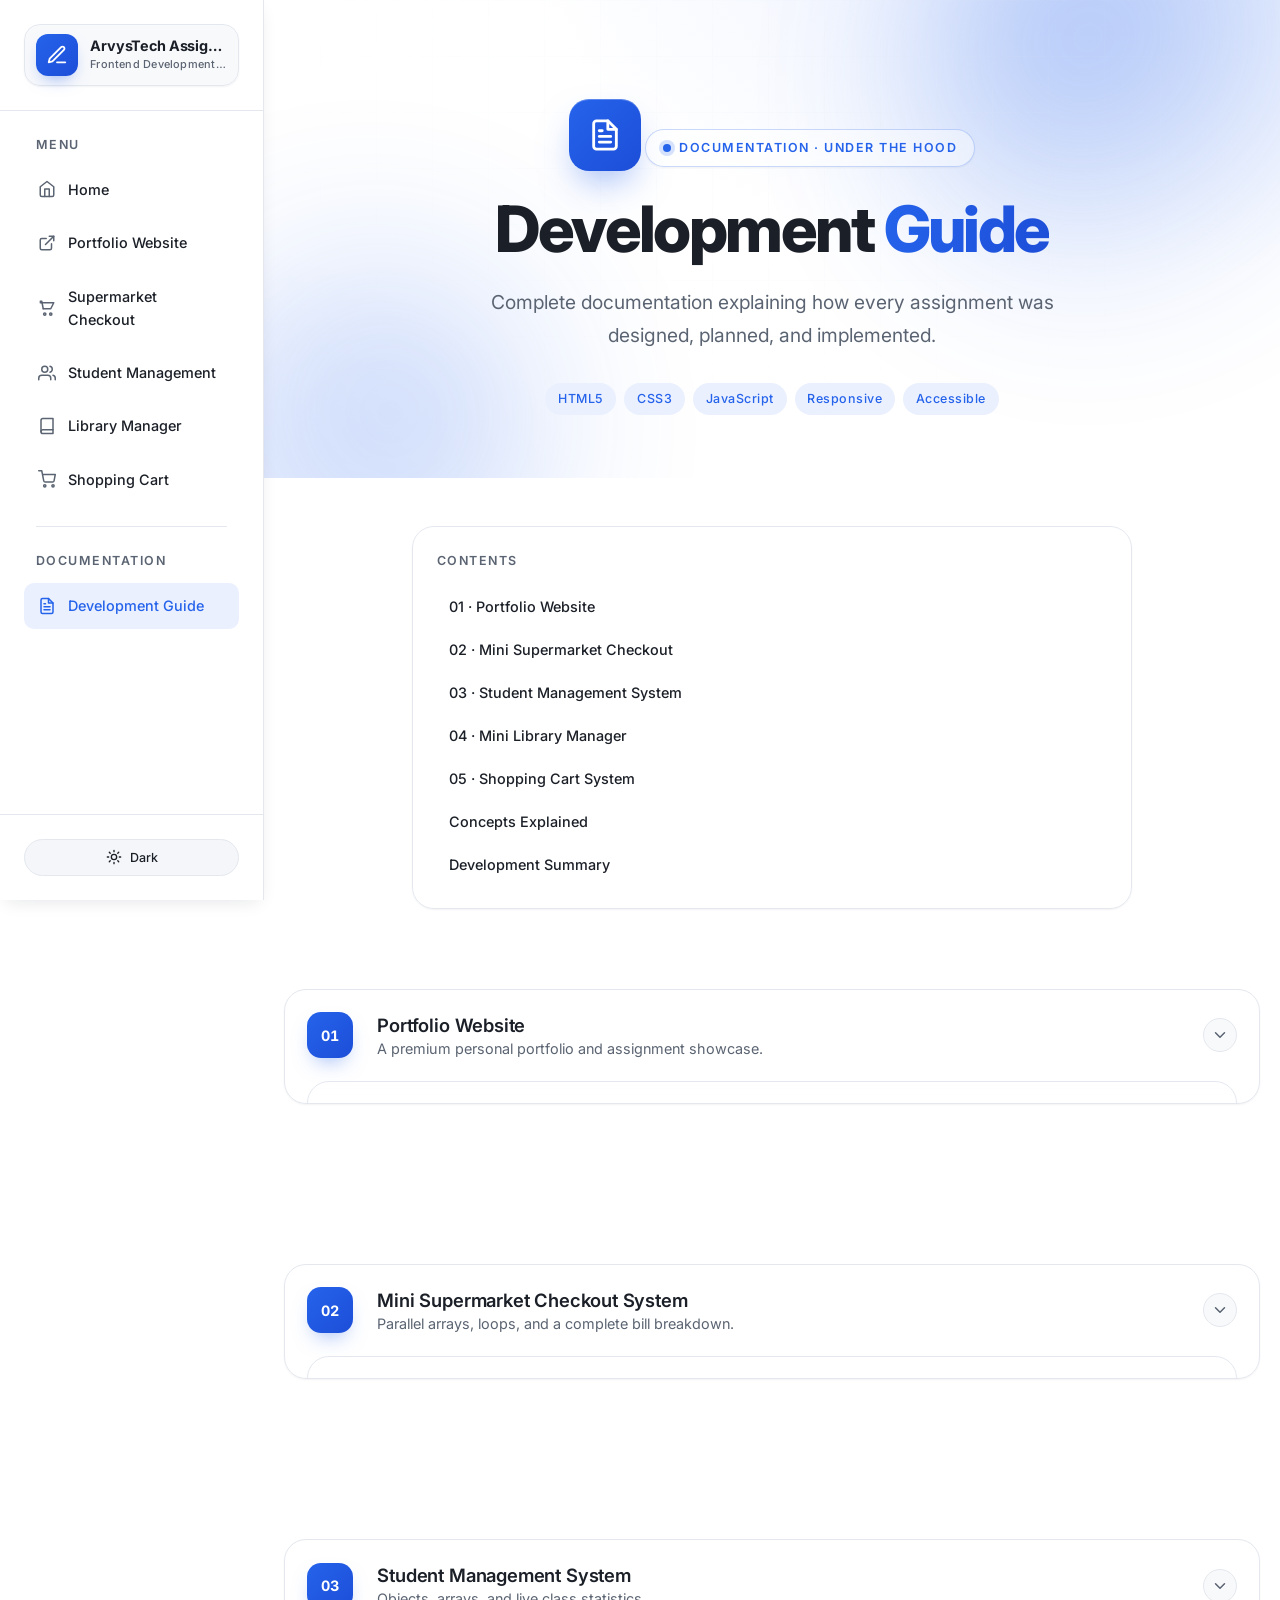
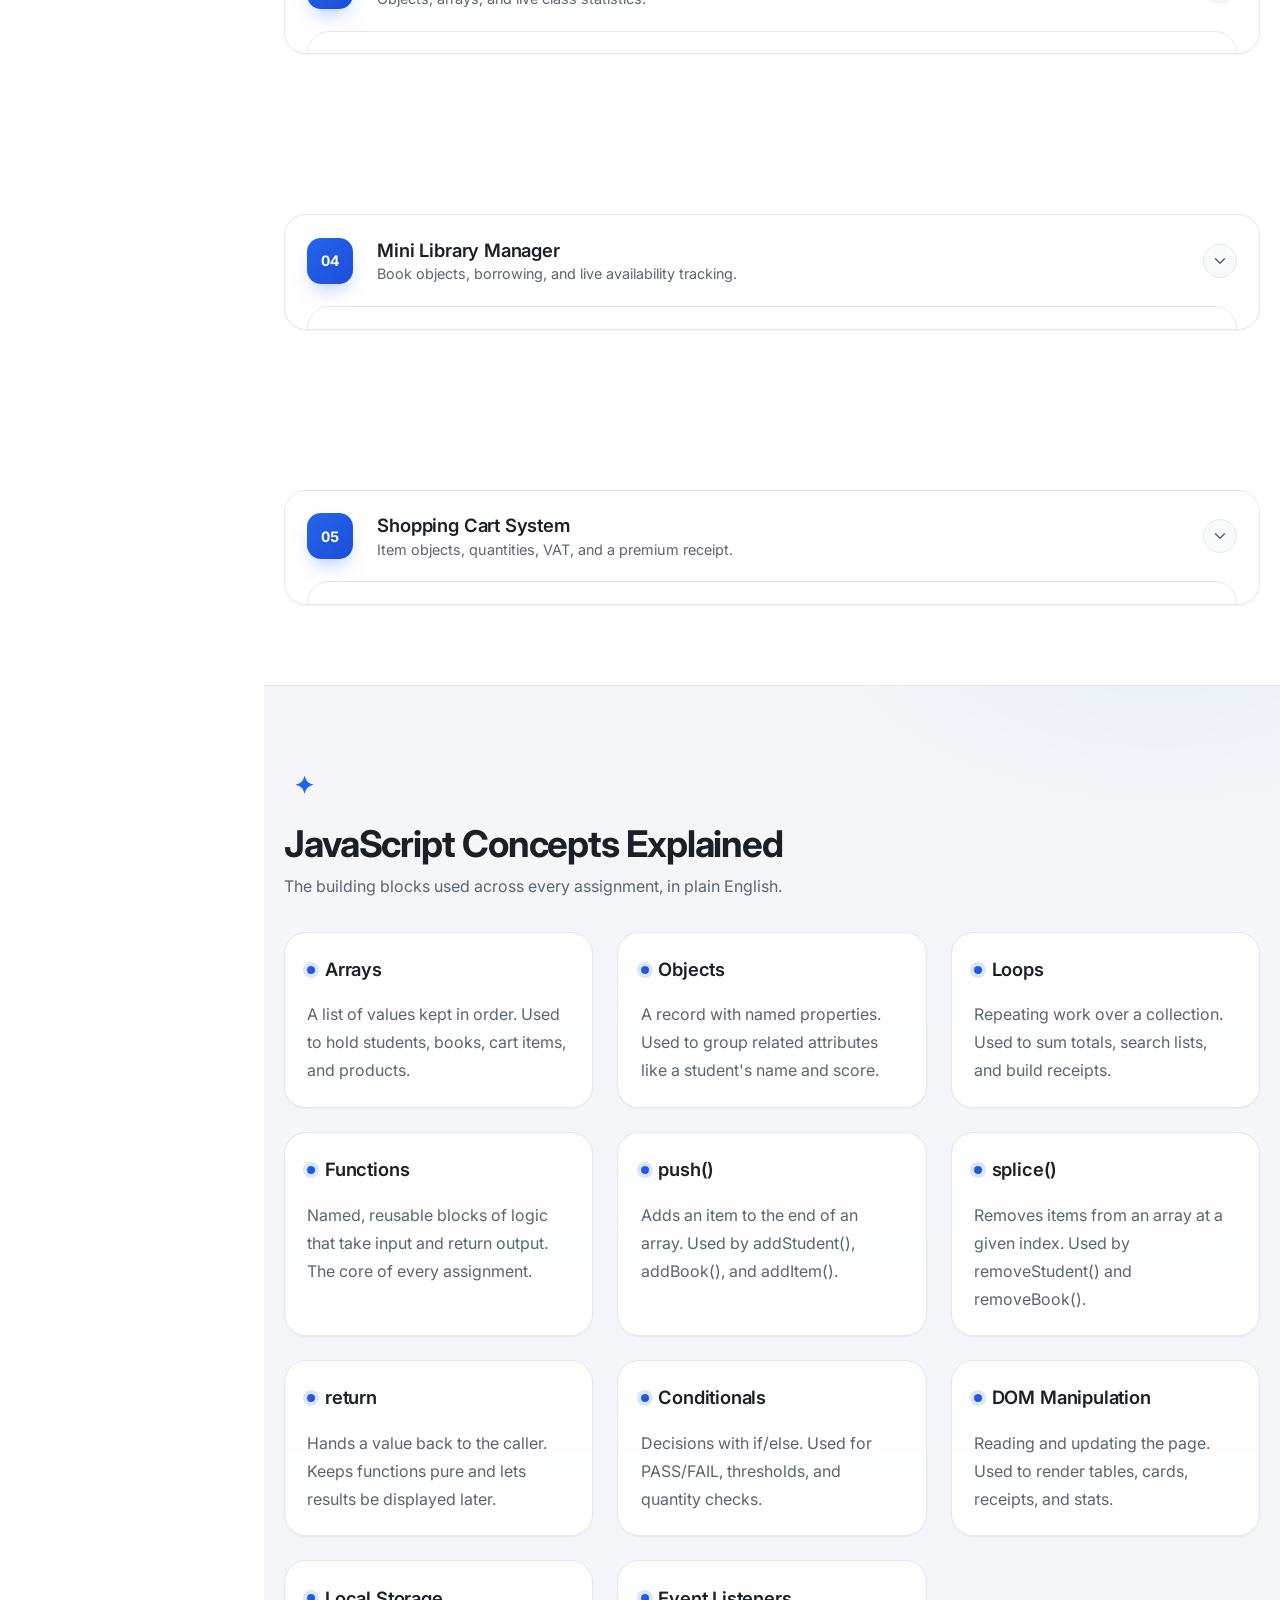
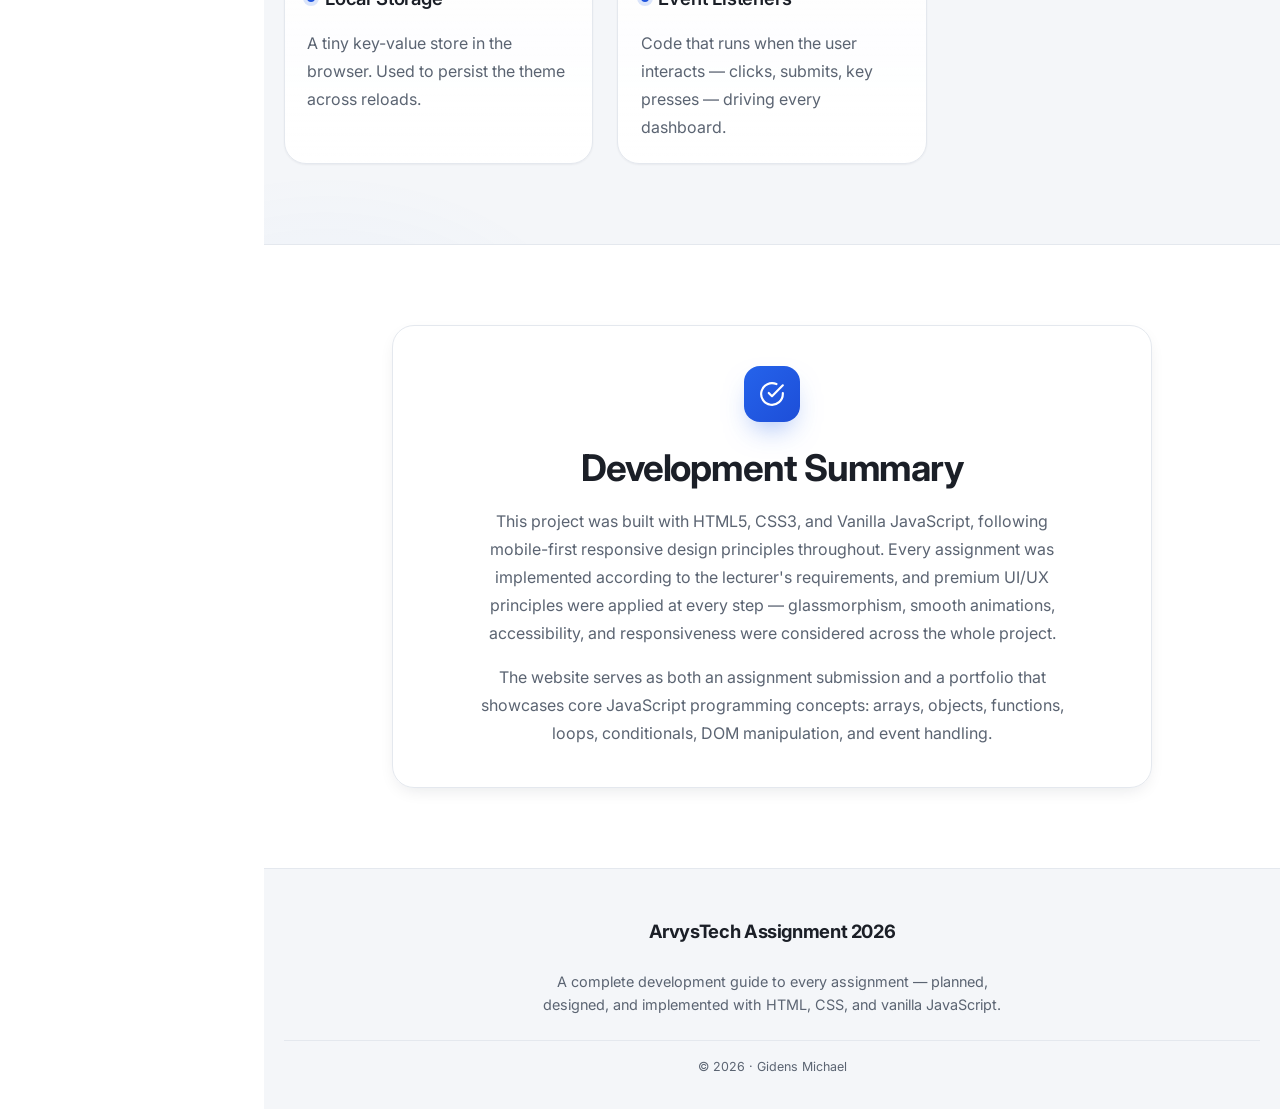
<file: guide.html>
<!DOCTYPE html>
<html lang="en">
  <head>
    <meta charset="UTF-8" />
    <meta name="viewport" content="width=device-width, initial-scale=1.0" />
    <title>Development Guide — How Each Assignment Was Built</title>
    <meta
      name="description"
      content="Complete documentation explaining how every assignment was designed, planned, and implemented using HTML5, CSS3, and JavaScript."
    />
    <script>
      (() => {
        try {
          var t = localStorage.getItem("assignment-showcase-theme");
          if (!t) {
            t = window.matchMedia &&
              window.matchMedia("(prefers-color-scheme: dark)").matches
              ? "dark"
              : "light";
          }
          document.documentElement.setAttribute("data-theme", t);
        } catch (e) {
          document.documentElement.setAttribute("data-theme", "light");
        }
      })();
    </script>
    <link rel="stylesheet" href="css/style.css" />
    <link rel="stylesheet" href="css/guide.css" />
    <link rel="preconnect" href="https://fonts.googleapis.com" />
    <link rel="preconnect" href="https://fonts.gstatic.com" crossorigin />
    <link
      href="https://fonts.googleapis.com/css2?family=Inter:wght@400;500;600;700;800&display=swap"
      rel="stylesheet"
    />
  </head>
  <body class="gd-page">
    <!-- Mobile hamburger trigger -->
    <button class="nav-trigger" type="button" aria-label="Open navigation menu" aria-expanded="false">
      <svg viewBox="0 0 24 24" fill="none" stroke="currentColor" stroke-width="2" stroke-linecap="round" stroke-linejoin="round" aria-hidden="true">
        <path d="M3 6h18M3 12h18M3 18h18"></path>
      </svg>
    </button>

    <!-- Overlay behind the mobile drawer -->
    <div class="nav-overlay" aria-hidden="true"></div>

    <!-- Side navigation (generated by js/main.js) -->
    <aside class="side-nav" id="side-nav" aria-label="Site navigation"></aside>

    <div class="site-shell">
      <main>
        <!-- ============ HERO ============ -->
        <section class="gd-hero" aria-labelledby="gd-title">
          <div class="gd-hero-bg" aria-hidden="true">
            <span class="gd-glow gd-glow-1"></span>
            <span class="gd-glow gd-glow-2"></span>
            <span class="gd-grid"></span>
          </div>
          <div class="container gd-hero-inner">
            <span class="gd-hero-icon" data-reveal aria-hidden="true">
              <svg viewBox="0 0 24 24" fill="none" stroke="currentColor" stroke-width="2" stroke-linecap="round" stroke-linejoin="round">
                <path d="M14 2H6a2 2 0 0 0-2 2v16a2 2 0 0 0 2 2h12a2 2 0 0 0 2-2V8z"></path>
                <path d="M14 2v6h6"></path>
                <path d="M16 13H8"></path>
                <path d="M16 17H8"></path>
                <path d="M10 9H8"></path>
              </svg>
            </span>
            <span class="gd-hero-tag" data-reveal>
              <span class="gd-hero-dot" aria-hidden="true"></span>
              Documentation · Under the Hood
            </span>
            <h1 class="gd-hero-title" id="gd-title" data-reveal>
              Development <span class="gradient">Guide</span>
            </h1>
            <p class="gd-hero-sub" data-reveal>
              Complete documentation explaining how every assignment was designed,
              planned, and implemented.
            </p>
            <div class="gd-hero-meta" data-reveal>
              <span class="chip">HTML5</span>
              <span class="chip">CSS3</span>
              <span class="chip">JavaScript</span>
              <span class="chip">Responsive</span>
              <span class="chip">Accessible</span>
            </div>
          </div>
        </section>

        <div class="gd-body">
          <div class="container gd-toc" data-reveal>
            <nav class="gd-toc-card" aria-label="Documentation contents">
              <span class="gd-toc-label">Contents</span>
              <div class="gd-toc-list">
                <a class="gd-toc-link" href="#gd-acc-portfolio">01 · Portfolio Website</a>
                <a class="gd-toc-link" href="#gd-acc-supermarket">02 · Mini Supermarket Checkout</a>
                <a class="gd-toc-link" href="#gd-acc-student">03 · Student Management System</a>
                <a class="gd-toc-link" href="#gd-acc-library">04 · Mini Library Manager</a>
                <a class="gd-toc-link" href="#gd-acc-cart">05 · Shopping Cart System</a>
                <a class="gd-toc-link" href="#gd-concepts">Concepts Explained</a>
                <a class="gd-toc-link" href="#gd-summary">Development Summary</a>
              </div>
            </nav>
          </div>

          <!-- ============ ACCORDION 01 — PORTFOLIO ============ -->
          <section class="gd-section" id="portfolio" aria-labelledby="gd-portfolio-title">
            <div class="container">
              <div class="gd-accordion gd-acc" id="gd-acc-portfolio" data-reveal>
                <button class="gd-acc-head" type="button" aria-expanded="false" aria-controls="gd-acc-panel-portfolio">
                  <span class="gd-acc-step">01</span>
                  <span class="gd-acc-titles">
                    <span class="gd-acc-title" id="gd-portfolio-title">Portfolio Website</span>
                    <span class="gd-acc-sub">A premium personal portfolio and assignment showcase.</span>
                  </span>
                  <span class="gd-acc-chevron" aria-hidden="true">
                    <svg viewBox="0 0 24 24" fill="none" stroke="currentColor" stroke-width="2" stroke-linecap="round" stroke-linejoin="round">
                      <path d="m6 9 6 6 6-6"></path>
                    </svg>
                  </span>
                </button>
                <div class="gd-acc-panel" id="gd-acc-panel-portfolio">
                  <div class="gd-acc-body">
                    <div class="gd-card">
                      <h3 class="gd-card-title">Project Objective</h3>
                      <p>
                        To build a professional, single-page portfolio that introduces
                        a student profile, showcases skills, services, and projects,
                        and links out to every other assignment. The portfolio also
                        serves as the homepage of the assignment showcase, so it must
                        feel premium, load instantly, and work on every screen.
                      </p>
                    </div>

                    <div class="gd-card">
                      <h3 class="gd-card-title">Problem Statement</h3>
                      <p>
                        Most student portfolios are plain resumes copied into a page.
                        The challenge was to design something that looks like a real
                        product while staying built entirely with vanilla HTML, CSS,
                        and JavaScript — no frameworks, no libraries, no build tools.
                      </p>
                    </div>

                    <div class="gd-card">
                      <h3 class="gd-card-title">Planning Process</h3>
                      <p>
                        The design was planned mobile-first using a single-column
                        layout that expands to a two- and three-column grid. A
                        Frontend Mentor style structure was used as inspiration — hero,
                        about, skills, services, projects, contact — then customized
                        with personal information, a blue accent palette, and the
                        project's shared design tokens.
                      </p>
                    </div>

                    <div class="gd-card">
                      <h3 class="gd-card-title">Data Structure Used</h3>
                      <p>
                        The carousel slides and skills are defined in the HTML and
                        driven by the DOM. The theme preference is the one piece of
                        persistent state, stored as a string in Local Storage under a
                        <code>data-theme</code> attribute.
                      </p>
                    </div>

                    <div class="gd-card">
                      <h3 class="gd-card-title">Why This Structure Was Chosen</h3>
                      <p>
                        Because the content is static and small, semantic HTML is the
                        simplest and most maintainable data source. Local Storage was
                        chosen for the theme because it survives page reloads with
                        almost no code, and a CSS-variable-driven theming system means
                        the whole page re-themes without JavaScript touching the DOM.
                      </p>
                    </div>

                    <div class="gd-card">
                      <h3 class="gd-card-title">JavaScript Concepts Used</h3>
                      <div class="gd-chips">
                        <span class="chip">DOM Manipulation</span>
                        <span class="chip">Event Listeners</span>
                        <span class="chip">Local Storage</span>
                        <span class="chip">IntersectionObserver</span>
                        <span class="chip">Conditionals</span>
                        <span class="chip">ClassList</span>
                      </div>
                      <p class="gd-mt">
                        Scroll-spy highlights the active nav link as the user scrolls;
                        reveal-on-scroll uses an IntersectionObserver; the carousel
                        animates a track with CSS transforms; and the theme toggle
                        reads and writes Local Storage.
                      </p>
                    </div>

                    <div class="gd-card">
                      <h3 class="gd-card-title">HTML Structure</h3>
                      <p>
                        The page uses a hero, a sticky pill sub-navigation, and one
                        <code>section</code> per area (About, Skills, Services,
                        Projects, Contact). Icons are inline SVGs, cards are
                        <code>article</code> elements, and every section has an
                        <code>aria-labelledby</code> heading for screen readers.
                      </p>
                    </div>

                    <div class="gd-card">
                      <h3 class="gd-card-title">CSS Design Decisions</h3>
                      <p>
                        All colors live in CSS variables so Light and Dark mode swap
                        with a single attribute change. Glassmorphism is applied to
                        cards and the navigation using backdrop-filter; shadows are
                        layered for depth; and <code>clamp()</code> sizes typography
                        fluidly so it scales between phone and desktop without media
                        queries.
                      </p>
                    </div>

                    <div class="gd-card">
                      <h3 class="gd-card-title">Responsive Design Strategy</h3>
                      <p>
                        Mobile-first: base styles target small screens, then
                        <code>min-width</code> media queries promote the layout to 2
                        and 3 columns. Grids use <code>repeat()</code> with
                        <code>minmax(0, 1fr)</code> so cards never overflow, and every
                        container clips overflow horizontally.
                      </p>
                    </div>

                    <div class="gd-card">
                      <h3 class="gd-card-title">Functions Created</h3>
                      <div class="gd-func-grid">
                        <div class="gd-func">
                          <code class="gd-func-name">applyTheme()</code>
                          <p>Writes the chosen theme to the document root and Local Storage.</p>
                        </div>
                        <div class="gd-func">
                          <code class="gd-func-name">toggleTheme()</code>
                          <p>Reads the current theme, flips it, and re-applies it.</p>
                        </div>
                        <div class="gd-func">
                          <code class="gd-func-name">updateActiveLink()</code>
                          <p>Scroll-spy that highlights the section currently in view.</p>
                        </div>
                      </div>
                    </div>

                    <div class="gd-card">
                      <h3 class="gd-card-title">Program Flow</h3>
                      <div class="gd-flow">
                        <span class="gd-flow-step">User opens page</span>
                        <span class="gd-flow-arrow" aria-hidden="true">↓</span>
                        <span class="gd-flow-step">Theme script reads Local Storage</span>
                        <span class="gd-flow-arrow" aria-hidden="true">↓</span>
                        <span class="gd-flow-step">CSS variables re-theme the page</span>
                        <span class="gd-flow-arrow" aria-hidden="true">↓</span>
                        <span class="gd-flow-step">Observer reveals sections on scroll</span>
                        <span class="gd-flow-arrow" aria-hidden="true">↓</span>
                        <span class="gd-flow-step">User clicks a nav link → smooth scroll + active state</span>
                      </div>
                    </div>

                    <div class="gd-card">
                      <h3 class="gd-card-title">Algorithm — Theme Persistence</h3>
<pre class="gd-code"><code><span class="tok-k">const</span> key = <span class="tok-s">"assignment-showcase-theme"</span>;
<span class="tok-k">function</span> <span class="tok-fn">applyTheme</span>(theme) {
  document.documentElement.setAttribute(<span class="tok-s">"data-theme"</span>, theme);
  localStorage.setItem(key, theme);   <span class="tok-c">// survives reloads</span>
}</code></pre>
                    </div>

                    <div class="gd-card">
                      <h3 class="gd-card-title">Challenges Encountered</h3>
                      <p>
                        Getting the carousel to loop without a visible jump required
                        duplicating slides and snapping the track back when the
                        transition ends. Dark mode flash on load was solved by
                        inlining a small script in the head that applies the theme
                        before first paint.
                      </p>
                    </div>

                    <div class="gd-card">
                      <h3 class="gd-card-title">Future Improvements</h3>
                      <p>
                        Add real project images, a contact form backed by an API, page
                        transitions between sections, and a print-friendly resume
                        layout.
                      </p>
                    </div>

                    <div class="gd-card">
                      <h3 class="gd-card-title">Conclusion</h3>
                      <p>
                        The portfolio proves that a framework-free, mobile-first page
                        with CSS variables, glassmorphism, and a little DOM scripting
                        can feel like a modern product while remaining fully
                        accessible and responsive.
                      </p>
                    </div>

                    <div class="gd-callout gd-callout-tip">
                      <strong>Tip</strong> — because everything is token-driven, adding
                      a new color scheme is just one new <code>:root</code> block.
                    </div>
                  </div>
                </div>
              </div>
            </div>
          </section>

          <!-- ============ ACCORDION 02 — SUPERMARKET ============ -->
          <section class="gd-section" id="supermarket" aria-labelledby="gd-supermarket-title">
            <div class="container">
              <div class="gd-accordion gd-acc" id="gd-acc-supermarket" data-reveal>
                <button class="gd-acc-head" type="button" aria-expanded="false" aria-controls="gd-acc-panel-supermarket">
                  <span class="gd-acc-step">02</span>
                  <span class="gd-acc-titles">
                    <span class="gd-acc-title" id="gd-supermarket-title">Mini Supermarket Checkout System</span>
                    <span class="gd-acc-sub">Parallel arrays, loops, and a complete bill breakdown.</span>
                  </span>
                  <span class="gd-acc-chevron" aria-hidden="true">
                    <svg viewBox="0 0 24 24" fill="none" stroke="currentColor" stroke-width="2" stroke-linecap="round" stroke-linejoin="round">
                      <path d="m6 9 6 6 6-6"></path>
                    </svg>
                  </span>
                </button>
                <div class="gd-acc-panel" id="gd-acc-panel-supermarket">
                  <div class="gd-acc-body">
                    <div class="gd-card">
                      <h3 class="gd-card-title">Project Objective</h3>
                      <p>
                        To read a fixed set of products, calculate a complete shopping
                        bill, and present the results as cards, a table, summary
                        statistics, a price chart, and a receipt — using only arrays
                        and loops.
                      </p>
                    </div>

                    <div class="gd-card">
                      <h3 class="gd-card-title">Problem Statement</h3>
                      <p>
                        A shop has a fixed list of products and prices. The program
                        must find the total, the most and least expensive items,
                        identify products above ₦3000 and below ₦2000, and display a
                        formatted receipt — all without a database.
                      </p>
                    </div>

                    <div class="gd-card">
                      <h3 class="gd-card-title">Planning Process</h3>
                      <p>
                        Two parallel arrays were defined first: <code>products</code>
                        (names) and <code>prices</code> (numbers), where index
                        <code>i</code> in one corresponds to index <code>i</code> in
                        the other. Every feature was then expressed as a single loop
                        over that shared index.
                      </p>
                    </div>

                    <div class="gd-card">
                      <h3 class="gd-card-title">Data Structure Used</h3>
                      <div class="gd-chips">
                        <span class="chip">Arrays</span>
                        <span class="chip">Parallel Arrays</span>
                        <span class="chip">Index Pairing</span>
                      </div>
                    </div>

                    <div class="gd-card">
                      <h3 class="gd-card-title">Why This Structure Was Chosen</h3>
                      <p>
                        Two parallel arrays keep the data flat and the logic simple —
                        exactly what the assignment asked for. Name and price stay
                        linked by position, and a single index variable drives every
                        loop, which makes the relationship between products and prices
                        impossible to break by accident.
                      </p>
                    </div>

                    <div class="gd-card">
                      <h3 class="gd-card-title">JavaScript Concepts Used</h3>
                      <div class="gd-chips">
                        <span class="chip">Loops</span>
                        <span class="chip">Arrays</span>
                        <span class="chip">Running Totals</span>
                        <span class="chip">Conditionals</span>
                        <span class="chip">Comparisons</span>
                        <span class="chip">DOM Manipulation</span>
                      </div>
                    </div>

                    <div class="gd-card">
                      <h3 class="gd-card-title">Functions Created</h3>
                      <div class="gd-func-grid">
                        <div class="gd-func">
                          <code class="gd-func-name">calculateTotal()</code>
                          <p>Loops the prices array, adding each price to a running total, and returns it.</p>
                        </div>
                        <div class="gd-func">
                          <code class="gd-func-name">findMostExpensive()</code>
                          <p>Compares every price, tracking the highest, and returns its index.</p>
                        </div>
                        <div class="gd-func">
                          <code class="gd-func-name">findLeastExpensive()</code>
                          <p>Same comparison logic but keeps the lowest price and returns its index.</p>
                        </div>
                        <div class="gd-func">
                          <code class="gd-func-name">aboveThreshold()</code>
                          <p>Filters products whose price is greater than ₦3000 into a new list.</p>
                        </div>
                        <div class="gd-func">
                          <code class="gd-func-name">belowThreshold()</code>
                          <p>Filters products whose price is less than ₦2000.</p>
                        </div>
                        <div class="gd-func">
                          <code class="gd-func-name">generateReceipt()</code>
                          <p>Walks both arrays and formats the itemized bill and totals into the DOM.</p>
                        </div>
                      </div>
                    </div>

                    <div class="gd-card">
                      <h3 class="gd-card-title">Explanation of Every Function</h3>
                      <div class="gd-func-doc">
                        <div class="gd-func-doc-item">
                          <code>calculateTotal()</code>
                          <ul>
                            <li><strong>Purpose:</strong> compute the full bill.</li>
                            <li><strong>Parameters:</strong> the prices array.</li>
                            <li><strong>Return value:</strong> a number (the sum).</li>
                            <li><strong>Logic:</strong> for each price, add it to <code>total</code>; after the loop, return it.</li>
                            <li><strong>Output:</strong> displayed in the receipt total.</li>
                          </ul>
                        </div>
                        <div class="gd-func-doc-item">
                          <code>findMostExpensive()</code>
                          <ul>
                            <li><strong>Purpose:</strong> locate the priciest product.</li>
                            <li><strong>Parameters:</strong> the products and prices arrays.</li>
                            <li><strong>Return value:</strong> the index of the most expensive item.</li>
                            <li><strong>Logic:</strong> loop, compare each price to the best seen so far, keep the greater.</li>
                            <li><strong>Output:</strong> the product name shown in the summary card.</li>
                          </ul>
                        </div>
                      </div>
                    </div>

                    <div class="gd-card">
                      <h3 class="gd-card-title">Program Flow</h3>
                      <div class="gd-flow">
                        <span class="gd-flow-step">User clicks "Calculate"</span>
                        <span class="gd-flow-arrow" aria-hidden="true">↓</span>
                        <span class="gd-flow-step">Functions loop over both arrays</span>
                        <span class="gd-flow-arrow" aria-hidden="true">↓</span>
                        <span class="gd-flow-step">Total, min, max and filters are computed</span>
                        <span class="gd-flow-arrow" aria-hidden="true">↓</span>
                        <span class="gd-flow-step">Receipt is rendered into the DOM</span>
                        <span class="gd-flow-arrow" aria-hidden="true">↓</span>
                        <span class="gd-flow-step">Statistics and chart refresh</span>
                      </div>
                    </div>

                    <div class="gd-card">
                      <h3 class="gd-card-title">Algorithm — Running Total</h3>
<pre class="gd-code"><code><span class="tok-k">let</span> total = <span class="tok-n">0</span>;
<span class="tok-k">for</span> (<span class="tok-k">let</span> i = <span class="tok-n">0</span>; i &lt; prices.length; i++) {
  total += prices[i];   <span class="tok-c">// accumulate</span>
}
<span class="tok-k">return</span> total;</code></pre>
                    </div>

                    <div class="gd-card">
                      <h3 class="gd-card-title">Challenges Encountered</h3>
                      <p>
                        Keeping the two arrays in sync when writing comparisons — the
                        solution was to always operate on the shared index and to store
                        the winning index rather than the value alone, so the product
                        name and price could both be read afterwards.
                      </p>
                    </div>

                    <div class="gd-card">
                      <h3 class="gd-card-title">Future Improvements</h3>
                      <p>
                        Replace the parallel arrays with an array of product objects,
                        add a live search, and compute the bill with
                        <code>Array.prototype.reduce()</code>.
                      </p>
                    </div>

                    <div class="gd-card">
                      <h3 class="gd-card-title">Conclusion</h3>
                      <p>
                        This assignment shows how a tiny amount of data and a few
                        well-written loops can power a surprisingly complete checkout
                        experience with no framework at all.
                      </p>
                    </div>

                    <div class="gd-callout gd-callout-note">
                      <strong>Note</strong> — <code>reduce()</code> can replace the
                      manual running-total loop in one line.
                    </div>
                  </div>
                </div>
              </div>
            </div>
          </section>

          <!-- ============ ACCORDION 03 — STUDENT ============ -->
          <section class="gd-section" id="student" aria-labelledby="gd-student-title">
            <div class="container">
              <div class="gd-accordion gd-acc" id="gd-acc-student" data-reveal>
                <button class="gd-acc-head" type="button" aria-expanded="false" aria-controls="gd-acc-panel-student">
                  <span class="gd-acc-step">03</span>
                  <span class="gd-acc-titles">
                    <span class="gd-acc-title" id="gd-student-title">Student Management System</span>
                    <span class="gd-acc-sub">Objects, arrays, and live class statistics.</span>
                  </span>
                  <span class="gd-acc-chevron" aria-hidden="true">
                    <svg viewBox="0 0 24 24" fill="none" stroke="currentColor" stroke-width="2" stroke-linecap="round" stroke-linejoin="round">
                      <path d="m6 9 6 6 6-6"></path>
                    </svg>
                  </span>
                </button>
                <div class="gd-acc-panel" id="gd-acc-panel-student">
                  <div class="gd-acc-body">
                    <div class="gd-card">
                      <h3 class="gd-card-title">Project Objective</h3>
                      <p>
                        To manage a class of students — add, remove, search, and update
                        scores — while keeping averages, PASS/FAIL status, and
                        statistics live on a dashboard.
                      </p>
                    </div>

                    <div class="gd-card">
                      <h3 class="gd-card-title">Problem Statement</h3>
                      <p>
                        Storing each student's details in separate variables would make
                        the code impossible to loop over. The data needed one container
                        that could grow, shrink, be searched, and be summarized.
                      </p>
                    </div>

                    <div class="gd-card">
                      <h3 class="gd-card-title">Planning Process</h3>
                      <p>
                        Each student was modelled as an object with id, name, age, and
                        score. All students were stored in one array, and every feature
                        (add, remove, search, update, statistics) was written as a
                        function operating on that array.
                      </p>
                    </div>

                    <div class="gd-card">
                      <h3 class="gd-card-title">Data Structure Used</h3>
                      <div class="gd-chips">
                        <span class="chip">Objects</span>
                        <span class="chip">Arrays</span>
                      </div>
                    </div>

                    <div class="gd-card">
                      <h3 class="gd-card-title">Why This Structure Was Chosen</h3>
                      <p>
                        An object groups related attributes into one meaningful record,
                        and an array gives the collection order, length, and access to
                        <code>push()</code>, <code>splice()</code>, and search loops.
                        Together they model a "list of records" — the natural shape for
                        a class register.
                      </p>
                    </div>

                    <div class="gd-card">
                      <h3 class="gd-card-title">JavaScript Concepts Used</h3>
                      <div class="gd-chips">
                        <span class="chip">Objects</span>
                        <span class="chip">Arrays</span>
                        <span class="chip">Functions</span>
                        <span class="chip">push()</span>
                        <span class="chip">splice()</span>
                        <span class="chip">return</span>
                        <span class="chip">Loops</span>
                        <span class="chip">Array Searching</span>
                      </div>
                    </div>

                    <div class="gd-card">
                      <h3 class="gd-card-title">Functions Created</h3>
                      <div class="gd-func-grid">
                        <div class="gd-func">
                          <code class="gd-func-name">addStudent()</code>
                          <p>Validates the fields and pushes a new student object onto the array.</p>
                        </div>
                        <div class="gd-func">
                          <code class="gd-func-name">removeStudent()</code>
                          <p>Finds the student's index and removes it with splice().</p>
                        </div>
                        <div class="gd-func">
                          <code class="gd-func-name">findStudent()</code>
                          <p>Searches by id and returns the matching object or null.</p>
                        </div>
                        <div class="gd-func">
                          <code class="gd-func-name">updateScore()</code>
                          <p>Locates the student, reassigns the score, and re-derives the grade.</p>
                        </div>
                        <div class="gd-func">
                          <code class="gd-func-name">calculateAverage()</code>
                          <p>Sums every score in a loop and divides by the count.</p>
                        </div>
                      </div>
                    </div>

                    <div class="gd-card">
                      <h3 class="gd-card-title">Explanation of Every Function</h3>
                      <div class="gd-func-doc">
                        <div class="gd-func-doc-item">
                          <code>addStudent()</code>
                          <ul>
                            <li><strong>Purpose:</strong> register a new student.</li>
                            <li><strong>Parameters:</strong> name, age, score.</li>
                            <li><strong>Return value:</strong> the new student object (or <code>null</code> if invalid).</li>
                            <li><strong>Logic:</strong> build an object, validate, then <code>students.push(obj)</code>.</li>
                            <li><strong>Output:</strong> a new row in the table.</li>
                          </ul>
                        </div>
                        <div class="gd-func-doc-item">
                          <code>removeStudent()</code>
                          <ul>
                            <li><strong>Purpose:</strong> delete a student by id.</li>
                            <li><strong>Parameters:</strong> the student id.</li>
                            <li><strong>Return value:</strong> <code>true</code> if removed, <code>false</code> if not found.</li>
                            <li><strong>Logic:</strong> find the index with a loop, then <code>students.splice(index, 1)</code>.</li>
                            <li><strong>Output:</strong> the row disappears and statistics update.</li>
                          </ul>
                        </div>
                        <div class="gd-func-doc-item">
                          <code>findStudent()</code>
                          <ul>
                            <li><strong>Purpose:</strong> look up one student.</li>
                            <li><strong>Parameters:</strong> the student id.</li>
                            <li><strong>Return value:</strong> the object, or <code>null</code>.</li>
                            <li><strong>Logic:</strong> loop until the id matches; return immediately when found.</li>
                            <li><strong>Output:</strong> the profile card is populated.</li>
                          </ul>
                        </div>
                      </div>
                    </div>

                    <div class="gd-card">
                      <h3 class="gd-card-title">Program Flow</h3>
                      <div class="gd-flow">
                        <span class="gd-flow-step">User submits the form</span>
                        <span class="gd-flow-arrow" aria-hidden="true">↓</span>
                        <span class="gd-flow-step">Function validates and mutates the array</span>
                        <span class="gd-flow-arrow" aria-hidden="true">↓</span>
                        <span class="gd-flow-step">renderTable() redraws the table</span>
                        <span class="gd-flow-arrow" aria-hidden="true">↓</span>
                        <span class="gd-flow-step">Statistics recompute from the array</span>
                        <span class="gd-flow-arrow" aria-hidden="true">↓</span>
                        <span class="gd-flow-step">UI refreshes everywhere</span>
                      </div>
                    </div>

                    <div class="gd-card">
                      <h3 class="gd-card-title">Algorithm — Add &amp; Remove</h3>
<pre class="gd-code"><code><span class="tok-k">const</span> students = [];

<span class="tok-k">function</span> <span class="tok-fn">addStudent</span>(name, age, score) {
  students.push({ id: <span class="tok-fn">nextId</span>(), name, age, score });
}

<span class="tok-k">function</span> <span class="tok-fn">removeStudent</span>(id) {
  <span class="tok-k">const</span> i = students.findIndex(s =&gt; s.id === id);
  <span class="tok-k">if</span> (i !== -<span class="tok-n">1</span>) students.splice(i, <span class="tok-n">1</span>);
}</code></pre>
                    </div>

                    <div class="gd-card">
                      <h3 class="gd-card-title">Challenges Encountered</h3>
                      <p>
                        Removing the right student required careful index handling —
                        removing by id instead of by position avoids mistakes when the
                        list is filtered or sorted. Updating a score also needed to
                        re-derive the grade so badges never went stale.
                      </p>
                    </div>

                    <div class="gd-card">
                      <h3 class="gd-card-title">Future Improvements</h3>
                      <p>
                        Persist students in Local Storage, add editing in place, and
                        sort the table by score with one click.
                      </p>
                    </div>

                    <div class="gd-card">
                      <h3 class="gd-card-title">Conclusion</h3>
                      <p>
                        The student manager demonstrates the power of objects plus
                        arrays: one data structure, five focused functions, and a
                        dashboard that stays perfectly in sync with the data.
                      </p>
                    </div>

                    <div class="gd-callout gd-callout-warn">
                      <strong>Warning</strong> — always search by a unique id, never by
                      array position, once the list can change.
                    </div>
                  </div>
                </div>
              </div>
            </div>
          </section>

          <!-- ============ ACCORDION 04 — LIBRARY ============ -->
          <section class="gd-section" id="library" aria-labelledby="gd-library-title">
            <div class="container">
              <div class="gd-accordion gd-acc" id="gd-acc-library" data-reveal>
                <button class="gd-acc-head" type="button" aria-expanded="false" aria-controls="gd-acc-panel-library">
                  <span class="gd-acc-step">04</span>
                  <span class="gd-acc-titles">
                    <span class="gd-acc-title" id="gd-library-title">Mini Library Manager</span>
                    <span class="gd-acc-sub">Book objects, borrowing, and live availability tracking.</span>
                  </span>
                  <span class="gd-acc-chevron" aria-hidden="true">
                    <svg viewBox="0 0 24 24" fill="none" stroke="currentColor" stroke-width="2" stroke-linecap="round" stroke-linejoin="round">
                      <path d="m6 9 6 6 6-6"></path>
                    </svg>
                  </span>
                </button>
                <div class="gd-acc-panel" id="gd-acc-panel-library">
                  <div class="gd-acc-body">
                    <div class="gd-card">
                      <h3 class="gd-card-title">Project Objective</h3>
                      <p>
                        To manage a small library — add, remove, borrow, return, and
                        search books — with an available/borrowed breakdown and live
                        statistics.
                      </p>
                    </div>

                    <div class="gd-card">
                      <h3 class="gd-card-title">Problem Statement</h3>
                      <p>
                        Books need multiple attributes and two states (available vs
                        borrowed). The system must keep those states correct while
                        letting users filter and search without corrupting the data.
                      </p>
                    </div>

                    <div class="gd-card">
                      <h3 class="gd-card-title">Planning Process</h3>
                      <p>
                        Each book became an object with id, title, author, and an
                        <code>available</code> boolean. Borrowing and returning were
                        designed as state flips, and the shelves were defined as
                        derived views — filters over the same array.
                      </p>
                    </div>

                    <div class="gd-card">
                      <h3 class="gd-card-title">Data Structure Used</h3>
                      <div class="gd-chips">
                        <span class="chip">Objects</span>
                        <span class="chip">Arrays</span>
                        <span class="chip">Filtering</span>
                        <span class="chip">Searching</span>
                      </div>
                    </div>

                    <div class="gd-card">
                      <h3 class="gd-card-title">Why This Structure Was Chosen</h3>
                      <p>
                        An object per book keeps related attributes together, and a
                        single array means "available" and "borrowed" are not separate
                        copies of the data — they are two filtered views of the same
                        source, so they can never disagree.
                      </p>
                    </div>

                    <div class="gd-card">
                      <h3 class="gd-card-title">JavaScript Concepts Used</h3>
                      <div class="gd-chips">
                        <span class="chip">Objects</span>
                        <span class="chip">Arrays</span>
                        <span class="chip">Functions</span>
                        <span class="chip">Filtering</span>
                        <span class="chip">Searching</span>
                        <span class="chip">push()</span>
                        <span class="chip">splice()</span>
                      </div>
                    </div>

                    <div class="gd-card">
                      <h3 class="gd-card-title">Functions Created</h3>
                      <div class="gd-func-grid">
                        <div class="gd-func">
                          <code class="gd-func-name">addBook()</code>
                          <p>Pushes a new book object, available by default, onto the array.</p>
                        </div>
                        <div class="gd-func">
                          <code class="gd-func-name">removeBook()</code>
                          <p>Finds the book by id and removes it with splice().</p>
                        </div>
                        <div class="gd-func">
                          <code class="gd-func-name">borrowBook()</code>
                          <p>Sets <code>available = false</code> for the matching book.</p>
                        </div>
                        <div class="gd-func">
                          <code class="gd-func-name">returnBook()</code>
                          <p>Sets <code>available = true</code> back for the matching book.</p>
                        </div>
                        <div class="gd-func">
                          <code class="gd-func-name">searchBook()</code>
                          <p>Case-insensitive match against title or author.</p>
                        </div>
                        <div class="gd-func">
                          <code class="gd-func-name">getAvailableBooks()</code>
                          <p>Filters the array to books whose available flag is true and returns a new array.</p>
                        </div>
                      </div>
                    </div>

                    <div class="gd-card">
                      <h3 class="gd-card-title">Explanation of Every Function</h3>
                      <div class="gd-func-doc">
                        <div class="gd-func-doc-item">
                          <code>borrowBook()</code>
                          <ul>
                            <li><strong>Purpose:</strong> check a book out.</li>
                            <li><strong>Parameters:</strong> the book id.</li>
                            <li><strong>Return value:</strong> <code>true</code> on success, <code>false</code> if missing.</li>
                            <li><strong>Logic:</strong> find the book, set <code>book.available = false</code>.</li>
                            <li><strong>Output:</strong> the book moves to the borrowed shelf.</li>
                          </ul>
                        </div>
                        <div class="gd-func-doc-item">
                          <code>getAvailableBooks()</code>
                          <ul>
                            <li><strong>Purpose:</strong> list only available books.</li>
                            <li><strong>Parameters:</strong> none (uses the books array).</li>
                            <li><strong>Return value:</strong> a new array of available books.</li>
                            <li><strong>Logic:</strong> <code>books.filter(b =&gt; b.available)</code>.</li>
                            <li><strong>Output:</strong> the "Available" shelf and count.</li>
                          </ul>
                        </div>
                      </div>
                    </div>

                    <div class="gd-card">
                      <h3 class="gd-card-title">Program Flow</h3>
                      <div class="gd-flow">
                        <span class="gd-flow-step">User clicks "Borrow" on a book</span>
                        <span class="gd-flow-arrow" aria-hidden="true">↓</span>
                        <span class="gd-flow-step">borrowBook() flips the state flag</span>
                        <span class="gd-flow-arrow" aria-hidden="true">↓</span>
                        <span class="gd-flow-step">Shelves re-filter the same array</span>
                        <span class="gd-flow-arrow" aria-hidden="true">↓</span>
                        <span class="gd-flow-step">Counts and charts refresh</span>
                      </div>
                    </div>

                    <div class="gd-card">
                      <h3 class="gd-card-title">Algorithm — Filtered Views</h3>
<pre class="gd-code"><code><span class="tok-k">const</span> books = [
  { id: <span class="tok-s">"BK-001"</span>, title: <span class="tok-s">"Eloquent JS"</span>, available: <span class="tok-k">true</span> },
  { id: <span class="tok-s">"BK-002"</span>, title: <span class="tok-s">"CSS Secrets"</span>, available: <span class="tok-k">false</span> },
];

<span class="tok-k">function</span> <span class="tok-fn">getAvailableBooks</span>() {
  <span class="tok-k">return</span> books.filter(b =&gt; b.available); <span class="tok-c">// new array, source intact</span>
}</code></pre>
                    </div>

                    <div class="gd-card">
                      <h3 class="gd-card-title">Challenges Encountered</h3>
                      <p>
                        Borrowing a book that was already borrowed could create
                        inconsistent state — solved by checking the flag and toasting
                        an error. Returning a new array from
                        <code>getAvailableBooks()</code> kept the source safe from
                        accidental mutation.
                      </p>
                    </div>

                    <div class="gd-card">
                      <h3 class="gd-card-title">Future Improvements</h3>
                      <p>
                        Track due dates and borrower names, add covers, and persist the
                        catalog in Local Storage.
                      </p>
                    </div>

                    <div class="gd-card">
                      <h3 class="gd-card-title">Conclusion</h3>
                      <p>
                        The library manager shows how a boolean flag plus array
                        filtering produces two perfectly synchronized shelves from one
                        source of truth.
                      </p>
                    </div>

                    <div class="gd-callout gd-callout-tip">
                      <strong>Tip</strong> — deriving views with <code>filter()</code>
                      removes whole classes of synchronization bugs.
                    </div>
                  </div>
                </div>
              </div>
            </div>
          </section>

          <!-- ============ ACCORDION 05 — CART ============ -->
          <section class="gd-section" id="cart" aria-labelledby="gd-cart-title">
            <div class="container">
              <div class="gd-accordion gd-acc" id="gd-acc-cart" data-reveal>
                <button class="gd-acc-head" type="button" aria-expanded="false" aria-controls="gd-acc-panel-cart">
                  <span class="gd-acc-step">05</span>
                  <span class="gd-acc-titles">
                    <span class="gd-acc-title" id="gd-cart-title">Shopping Cart System</span>
                    <span class="gd-acc-sub">Item objects, quantities, VAT, and a premium receipt.</span>
                  </span>
                  <span class="gd-acc-chevron" aria-hidden="true">
                    <svg viewBox="0 0 24 24" fill="none" stroke="currentColor" stroke-width="2" stroke-linecap="round" stroke-linejoin="round">
                      <path d="m6 9 6 6 6-6"></path>
                    </svg>
                  </span>
                </button>
                <div class="gd-acc-panel" id="gd-acc-panel-cart">
                  <div class="gd-acc-body">
                    <div class="gd-card">
                      <h3 class="gd-card-title">Project Objective</h3>
                      <p>
                        To build a shopping cart where items can be added, removed, and
                        quantity-adjusted, with subtotal, VAT, total, a receipt, and
                        analytics — all updating live.
                      </p>
                    </div>

                    <div class="gd-card">
                      <h3 class="gd-card-title">Problem Statement</h3>
                      <p>
                        A cart needs mutable quantities per item and precise money math.
                        The tricky parts are keeping quantities in sync everywhere and
                        calculating money accurately without floating-point errors.
                      </p>
                    </div>

                    <div class="gd-card">
                      <h3 class="gd-card-title">Planning Process</h3>
                      <p>
                        Each cart entry was modelled as an object with name, price, and
                        quantity. All entries live in one array, and every mutation was
                        isolated into its own function so no other part of the code can
                        accidentally change the cart.
                      </p>
                    </div>

                    <div class="gd-card">
                      <h3 class="gd-card-title">Data Structure Used</h3>
                      <div class="gd-chips">
                        <span class="chip">Objects</span>
                        <span class="chip">Arrays</span>
                        <span class="chip">Functions</span>
                      </div>
                    </div>

                    <div class="gd-card">
                      <h3 class="gd-card-title">Why This Structure Was Chosen</h3>
                      <p>
                        An object naturally holds <code>name</code>, <code>price</code>,
                        and <code>quantity</code>, and the array gives order plus easy
                        search by name. Small pure functions around the array create a
                        clear, predictable API for the UI to call.
                      </p>
                    </div>

                    <div class="gd-card">
                      <h3 class="gd-card-title">JavaScript Concepts Used</h3>
                      <div class="gd-chips">
                        <span class="chip">Objects</span>
                        <span class="chip">Arrays</span>
                        <span class="chip">Functions</span>
                        <span class="chip">return</span>
                        <span class="chip">Conditionals</span>
                        <span class="chip">Loops</span>
                        <span class="chip">DOM Manipulation</span>
                        <span class="chip">Template Strings</span>
                      </div>
                    </div>

                    <div class="gd-card">
                      <h3 class="gd-card-title">Functions Created</h3>
                      <div class="gd-func-grid">
                        <div class="gd-func">
                          <code class="gd-func-name">addItem()</code>
                          <p>Adds an item, or bumps its quantity if it already exists.</p>
                        </div>
                        <div class="gd-func">
                          <code class="gd-func-name">removeItem()</code>
                          <p>Removes an item by name; returns true if removed.</p>
                        </div>
                        <div class="gd-func">
                          <code class="gd-func-name">increaseQuantity()</code>
                          <p>Increments an item's quantity by one.</p>
                        </div>
                        <div class="gd-func">
                          <code class="gd-func-name">decreaseQuantity()</code>
                          <p>Decrements the quantity, removing the item at zero.</p>
                        </div>
                        <div class="gd-func">
                          <code class="gd-func-name">calculateSubtotal()</code>
                          <p>Sums price × quantity across all items.</p>
                        </div>
                        <div class="gd-func">
                          <code class="gd-func-name">calculateVAT()</code>
                          <p>Applies the VAT percentage to the subtotal.</p>
                        </div>
                        <div class="gd-func">
                          <code class="gd-func-name">calculateTotal()</code>
                          <p>Adds subtotal and VAT.</p>
                        </div>
                        <div class="gd-func">
                          <code class="gd-func-name">findMostExpensiveItem()</code>
                          <p>Finds the line with the highest price × quantity.</p>
                        </div>
                        <div class="gd-func">
                          <code class="gd-func-name">displayReceipt()</code>
                          <p>Formats the itemized bill, totals, and footer into the receipt card.</p>
                        </div>
                      </div>
                    </div>

                    <div class="gd-card">
                      <h3 class="gd-card-title">Explanation of Every Function</h3>
                      <div class="gd-func-doc">
                        <div class="gd-func-doc-item">
                          <code>addItem()</code>
                          <ul>
                            <li><strong>Purpose:</strong> put an item in the cart.</li>
                            <li><strong>Parameters:</strong> name, price, quantity.</li>
                            <li><strong>Return value:</strong> the updated cart.</li>
                            <li><strong>Logic:</strong> if the name exists, add to its quantity; otherwise push a new object.</li>
                            <li><strong>Output:</strong> the cart cards and table re-render.</li>
                          </ul>
                        </div>
                        <div class="gd-func-doc-item">
                          <code>calculateSubtotal()</code>
                          <ul>
                            <li><strong>Purpose:</strong> total value of all lines.</li>
                            <li><strong>Parameters:</strong> the cart array.</li>
                            <li><strong>Return value:</strong> a number.</li>
                            <li><strong>Logic:</strong> sum <code>price * quantity</code> for every item.</li>
                            <li><strong>Output:</strong> shown in the summary and receipt.</li>
                          </ul>
                        </div>
                        <div class="gd-func-doc-item">
                          <code>calculateVAT()</code>
                          <ul>
                            <li><strong>Purpose:</strong> compute tax on the subtotal.</li>
                            <li><strong>Parameters:</strong> subtotal, VAT rate.</li>
                            <li><strong>Return value:</strong> a number.</li>
                            <li><strong>Logic:</strong> <code>subtotal * (rate / 100)</code>.</li>
                            <li><strong>Output:</strong> the VAT line on the receipt.</li>
                          </ul>
                        </div>
                      </div>
                    </div>

                    <div class="gd-card">
                      <h3 class="gd-card-title">Program Flow</h3>
                      <div class="gd-flow">
                        <span class="gd-flow-step">User clicks + / − / Remove</span>
                        <span class="gd-flow-arrow" aria-hidden="true">↓</span>
                        <span class="gd-flow-step">A cart function mutates the array</span>
                        <span class="gd-flow-arrow" aria-hidden="true">↓</span>
                        <span class="gd-flow-step">Calculators return subtotal, VAT, total</span>
                        <span class="gd-flow-arrow" aria-hidden="true">↓</span>
                        <span class="gd-flow-step">DOM re-renders cards, table, summary</span>
                        <span class="gd-flow-arrow" aria-hidden="true">↓</span>
                        <span class="gd-flow-step">Receipt refreshes with every change</span>
                      </div>
                    </div>

                    <div class="gd-card">
                      <h3 class="gd-card-title">Algorithm — Subtotal with reduce()</h3>
<pre class="gd-code"><code><span class="tok-k">function</span> <span class="tok-fn">calculateSubtotal</span>(cart) {
  <span class="tok-k">return</span> cart.reduce(
    (sum, item) =&gt; sum + item.price * item.quantity,
    <span class="tok-n">0</span>
  );
}</code></pre>
                    </div>

                    <div class="gd-card">
                      <h3 class="gd-card-title">Challenges Encountered</h3>
                      <p>
                        Money precision — solved by computing with raw numbers and
                        rounding only at display time via a <code>naira()</code> formatter.
                        Allowing a quantity to hit zero created ghost items, so
                        <code>decreaseQuantity()</code> removes the line at zero.
                      </p>
                    </div>

                    <div class="gd-card">
                      <h3 class="gd-card-title">Future Improvements</h3>
                      <p>
                        Add discount codes, persist the cart in Local Storage, and
                        render the receipt in a printable view.
                      </p>
                    </div>

                    <div class="gd-card">
                      <h3 class="gd-card-title">Conclusion</h3>
                      <p>
                        The cart shows why functions that <code>return</code> values
                        beat functions that print: every calculator is reusable,
                        testable, and composes into a live, always-accurate receipt.
                      </p>
                    </div>

                    <div class="gd-callout gd-callout-note">
                      <strong>Note</strong> — returning values instead of printing
                      inside functions keeps the logic free of side effects.
                    </div>
                  </div>
                </div>
              </div>
            </div>
          </section>

          <!-- ============ CONCEPTS EXPLAINED ============ -->
          <section class="gd-section gd-section-alt" id="gd-concepts" aria-labelledby="gd-concepts-title">
            <div class="container">
              <div class="gd-section-head" data-reveal>
                <span class="gd-step gd-step-plain">✦</span>
                <h2 class="gd-title" id="gd-concepts-title">JavaScript Concepts Explained</h2>
                <p class="gd-sub">The building blocks used across every assignment, in plain English.</p>
              </div>

              <div class="gd-concept-grid">
                <div class="gd-card" data-reveal>
                  <h3 class="gd-card-title">Arrays</h3>
                  <p>A list of values kept in order. Used to hold students, books, cart items, and products.</p>
                </div>
                <div class="gd-card" data-reveal>
                  <h3 class="gd-card-title">Objects</h3>
                  <p>A record with named properties. Used to group related attributes like a student's name and score.</p>
                </div>
                <div class="gd-card" data-reveal>
                  <h3 class="gd-card-title">Loops</h3>
                  <p>Repeating work over a collection. Used to sum totals, search lists, and build receipts.</p>
                </div>
                <div class="gd-card" data-reveal>
                  <h3 class="gd-card-title">Functions</h3>
                  <p>Named, reusable blocks of logic that take input and return output. The core of every assignment.</p>
                </div>
                <div class="gd-card" data-reveal>
                  <h3 class="gd-card-title">push()</h3>
                  <p>Adds an item to the end of an array. Used by addStudent(), addBook(), and addItem().</p>
                </div>
                <div class="gd-card" data-reveal>
                  <h3 class="gd-card-title">splice()</h3>
                  <p>Removes items from an array at a given index. Used by removeStudent() and removeBook().</p>
                </div>
                <div class="gd-card" data-reveal>
                  <h3 class="gd-card-title">return</h3>
                  <p>Hands a value back to the caller. Keeps functions pure and lets results be displayed later.</p>
                </div>
                <div class="gd-card" data-reveal>
                  <h3 class="gd-card-title">Conditionals</h3>
                  <p>Decisions with if/else. Used for PASS/FAIL, thresholds, and quantity checks.</p>
                </div>
                <div class="gd-card" data-reveal>
                  <h3 class="gd-card-title">DOM Manipulation</h3>
                  <p>Reading and updating the page. Used to render tables, cards, receipts, and stats.</p>
                </div>
                <div class="gd-card" data-reveal>
                  <h3 class="gd-card-title">Local Storage</h3>
                  <p>A tiny key-value store in the browser. Used to persist the theme across reloads.</p>
                </div>
                <div class="gd-card" data-reveal>
                  <h3 class="gd-card-title">Event Listeners</h3>
                  <p>Code that runs when the user interacts — clicks, submits, key presses — driving every dashboard.</p>
                </div>
              </div>
            </div>
          </section>

          <!-- ============ SUMMARY ============ -->
          <section class="gd-section" id="gd-summary" aria-labelledby="gd-summary-title">
            <div class="container">
              <div class="gd-summary" data-reveal>
                <div class="gd-summary-icon" aria-hidden="true">
                  <svg viewBox="0 0 24 24" fill="none" stroke="currentColor" stroke-width="2" stroke-linecap="round" stroke-linejoin="round">
                    <path d="M22 11.08V12a10 10 0 1 1-5.93-9.14"></path>
                    <path d="m9 11 3 3L22 4"></path>
                  </svg>
                </div>
                <h2 class="gd-title" id="gd-summary-title">Development Summary</h2>
                <p>
                  This project was built with HTML5, CSS3, and Vanilla JavaScript,
                  following mobile-first responsive design principles throughout.
                  Every assignment was implemented according to the lecturer's
                  requirements, and premium UI/UX principles were applied at every
                  step — glassmorphism, smooth animations, accessibility, and
                  responsiveness were considered across the whole project.
                </p>
                <p>
                  The website serves as both an assignment submission and a portfolio
                  that showcases core JavaScript programming concepts: arrays,
                  objects, functions, loops, conditionals, DOM manipulation, and event
                  handling.
                </p>
              </div>
            </div>
          </section>
        </div>
      </main>

      <footer class="site-footer">
        <div class="container footer-inner">
          <div class="footer-brand">ArvysTech Assignment 2026</div>
          <p class="footer-tagline">
            A complete development guide to every assignment — planned, designed, and
            implemented with HTML, CSS, and vanilla JavaScript.
          </p>
          <p class="footer-meta">© 2026 · Gidens Michael</p>
        </div>
      </footer>
    </div>

    <!-- Scroll to top -->
    <button class="scroll-top" id="scroll-top" type="button" aria-label="Scroll to top">
      <svg viewBox="0 0 24 24" fill="none" stroke="currentColor" stroke-width="2" stroke-linecap="round" stroke-linejoin="round" aria-hidden="true">
        <path d="M12 19V5M5 12l7-7 7 7"></path>
      </svg>
    </button>

    <script src="js/theme.js"></script>
    <script src="js/main.js"></script>
    <script src="js/guide.js"></script>
  </body>
</html>
</file>
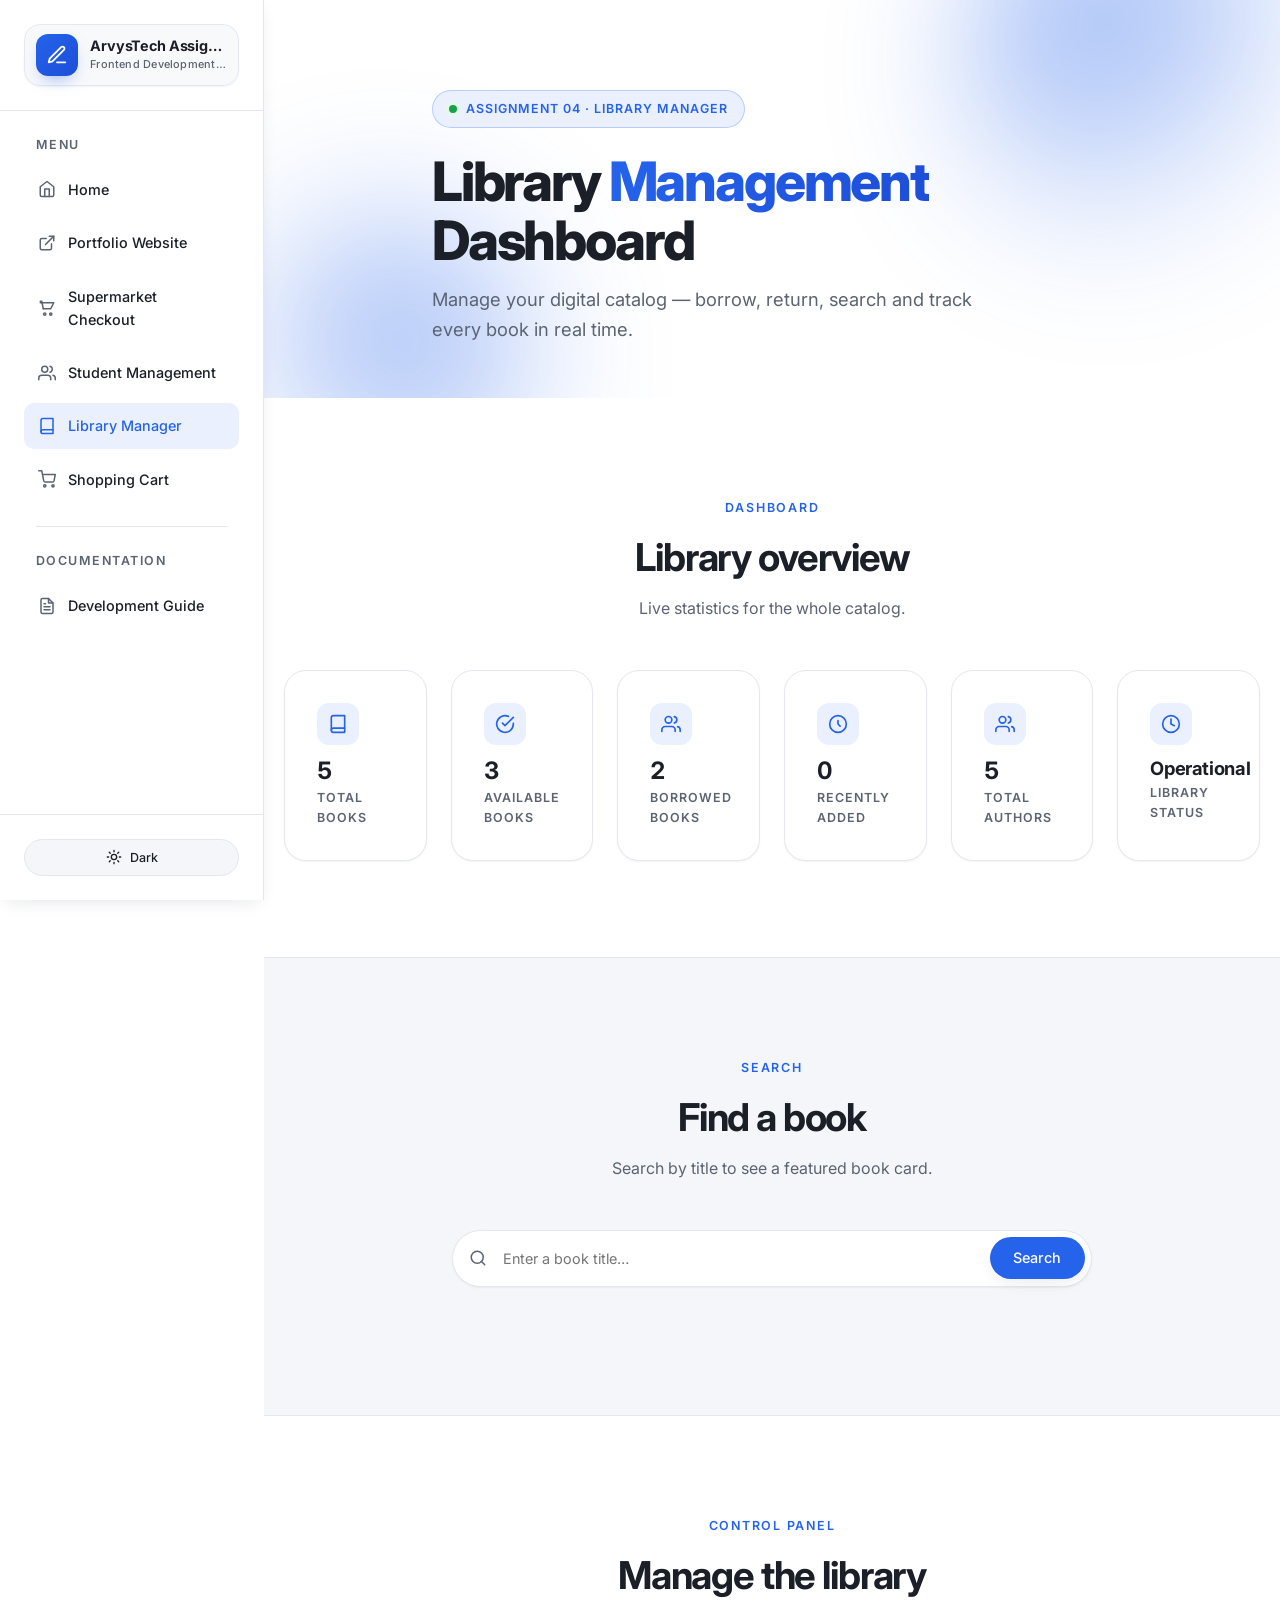
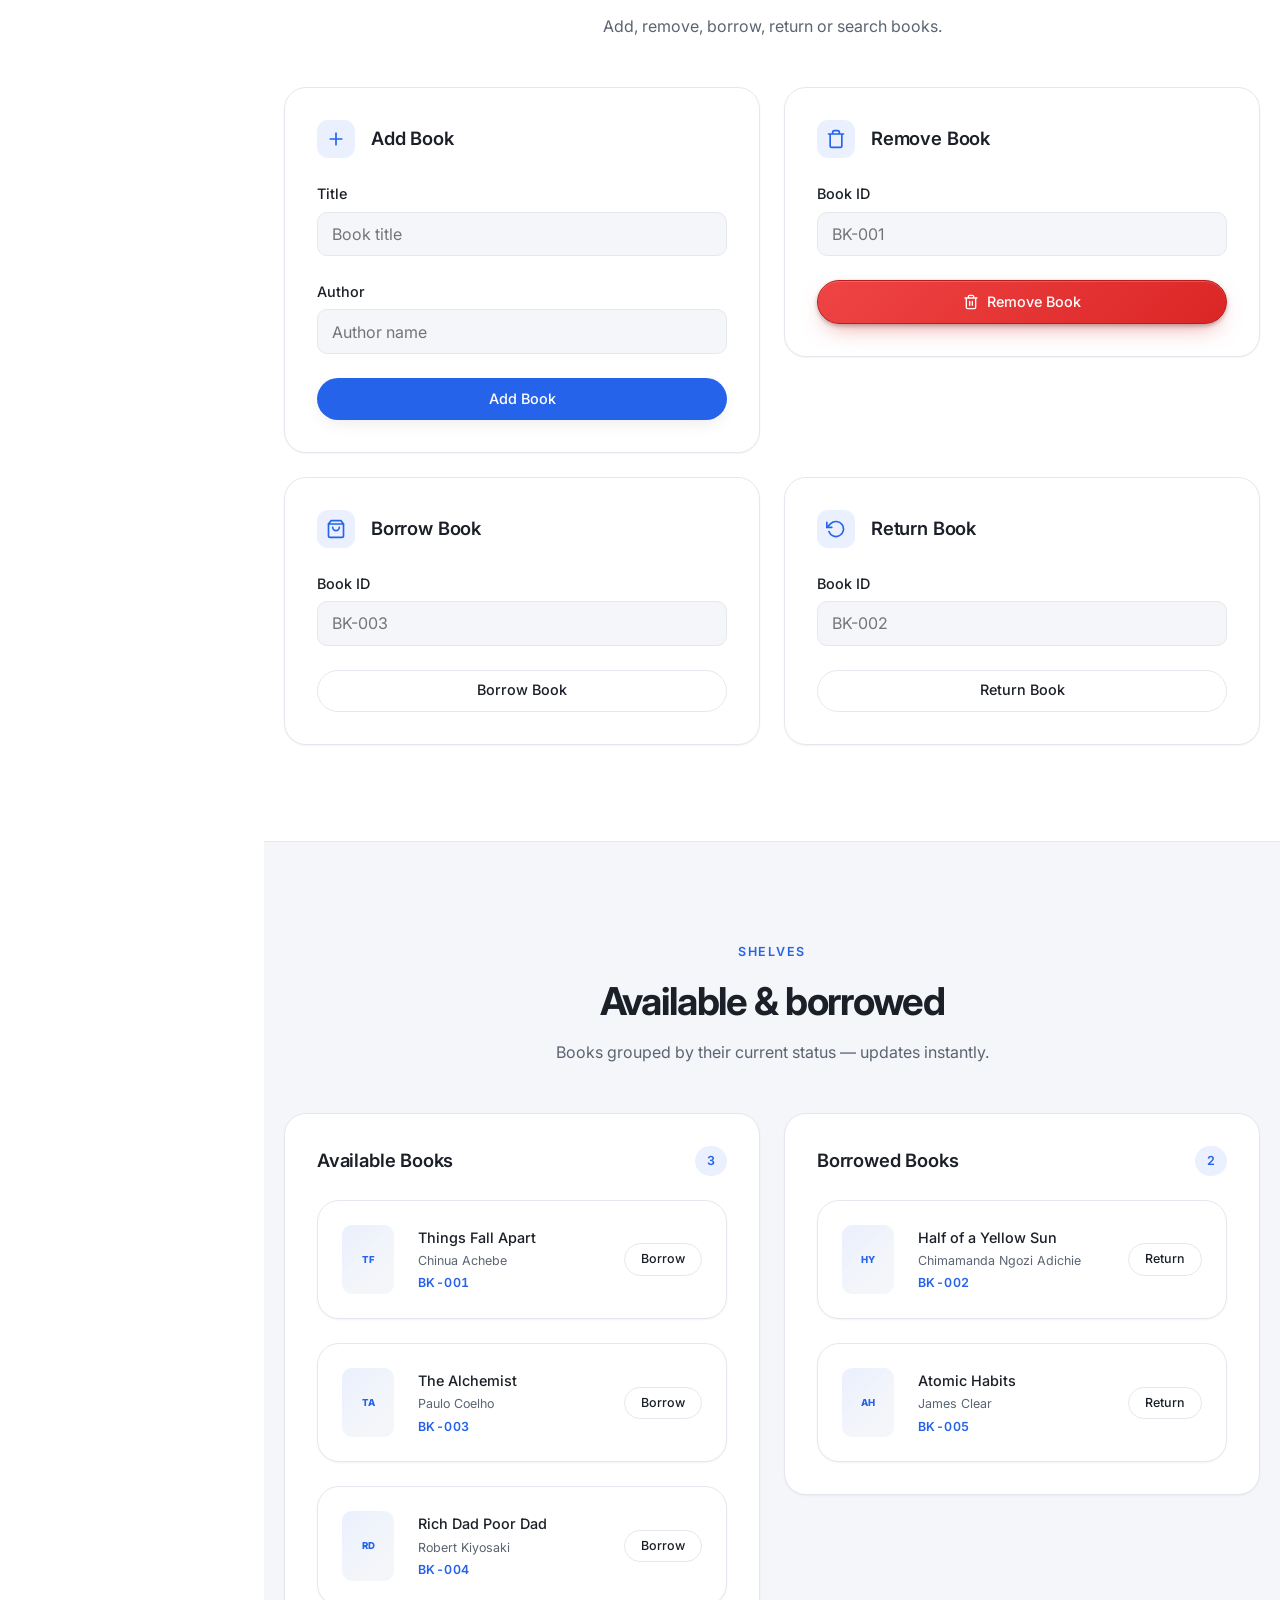
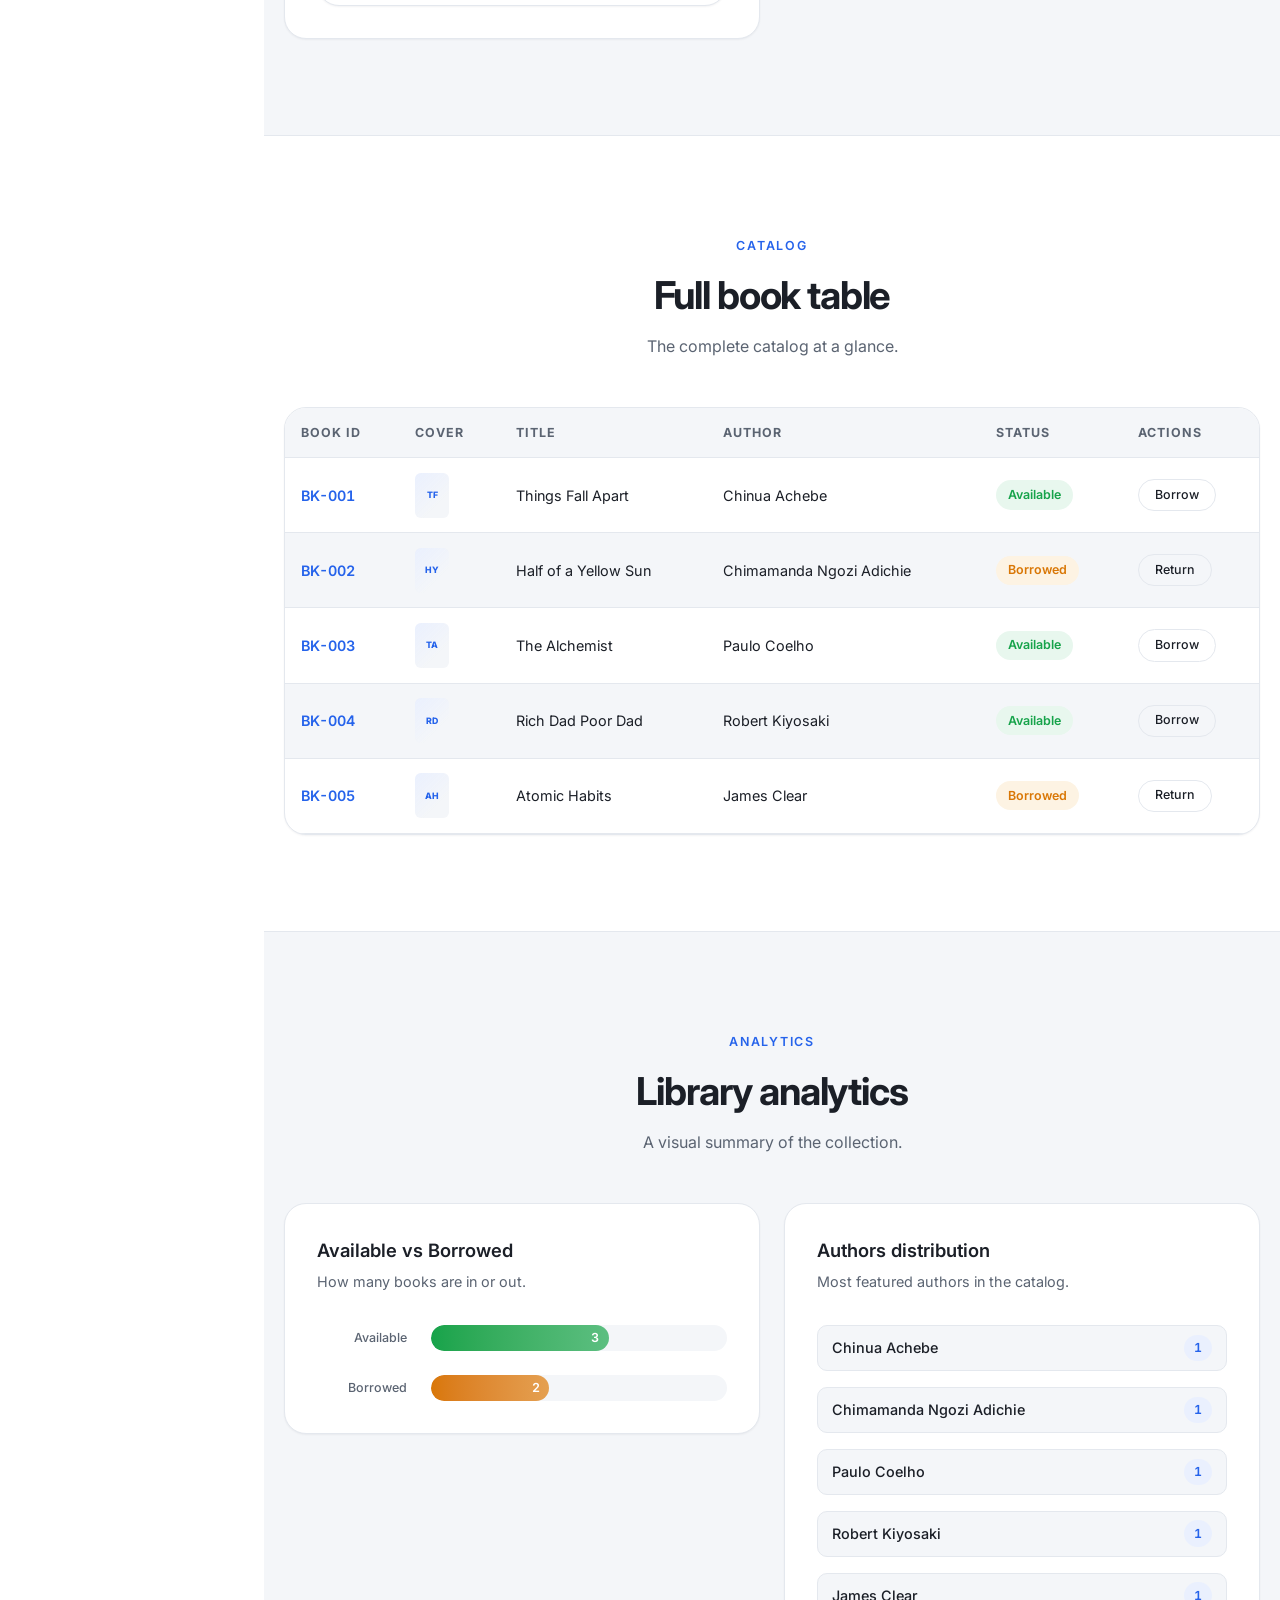
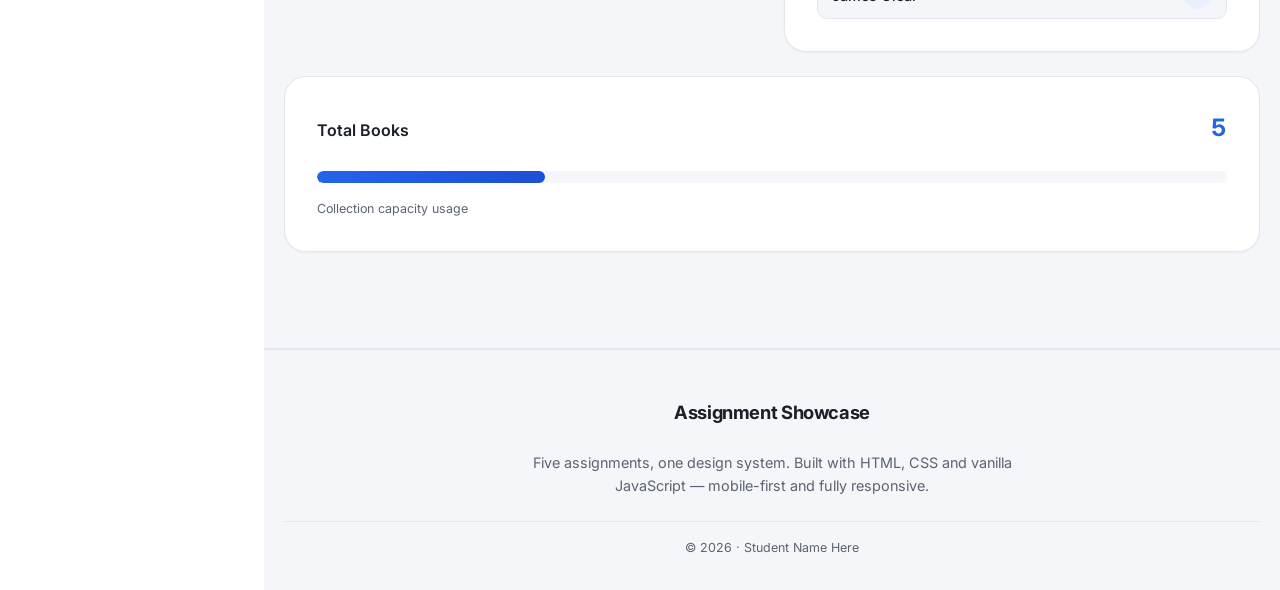
<file: library.html>
<!DOCTYPE html>
<html lang="en">
  <head>
    <meta charset="UTF-8" />
    <meta name="viewport" content="width=device-width, initial-scale=1.0" />
    <title>Library Dashboard — Mini Library Manager</title>
    <meta
      name="description"
      content="Premium digital library management dashboard — catalog, borrow and return books, search, and library analytics in real time."
    />
    <script>
      (() => {
        try {
          var t = localStorage.getItem("assignment-showcase-theme");
          if (!t) {
            t = window.matchMedia &&
              window.matchMedia("(prefers-color-scheme: dark)").matches
              ? "dark"
              : "light";
          }
          document.documentElement.setAttribute("data-theme", t);
        } catch (e) {
          document.documentElement.setAttribute("data-theme", "light");
        }
      })();
    </script>
    <link rel="stylesheet" href="css/style.css" />
    <link rel="stylesheet" href="css/library.css" />
    <link rel="preconnect" href="https://fonts.googleapis.com" />
    <link rel="preconnect" href="https://fonts.gstatic.com" crossorigin />
    <link
      href="https://fonts.googleapis.com/css2?family=Inter:wght@400;500;600;700;800&display=swap"
      rel="stylesheet"
    />
  </head>
  <body>
    <!-- Mobile hamburger trigger -->
    <button class="nav-trigger" type="button" aria-label="Open navigation menu" aria-expanded="false">
      <svg viewBox="0 0 24 24" fill="none" stroke="currentColor" stroke-width="2" stroke-linecap="round" stroke-linejoin="round" aria-hidden="true">
        <path d="M3 6h18M3 12h18M3 18h18"></path>
      </svg>
    </button>

    <!-- Overlay behind the mobile drawer -->
    <div class="nav-overlay" aria-hidden="true"></div>

    <!-- Side navigation (generated by js/main.js) -->
    <aside class="side-nav" id="side-nav" aria-label="Site navigation"></aside>

    <div class="site-shell">
      <main>
        <!-- ============ HEADER ============ -->
        <section class="li-hero" aria-labelledby="li-title">
          <div class="li-hero-bg" aria-hidden="true">
            <span class="li-blob li-blob-1"></span>
            <span class="li-blob li-blob-2"></span>
          </div>
          <div class="container li-hero-inner">
            <span class="li-hero-tag" data-reveal>
              <span class="li-hero-dot" aria-hidden="true"></span>
              Assignment 04 · Library Manager
            </span>
            <h1 class="li-hero-title" id="li-title" data-reveal>
              Library <span class="gradient">Management</span> Dashboard
            </h1>
            <p class="li-hero-sub" data-reveal>
              Manage your digital catalog — borrow, return, search and track
              every book in real time.
            </p>
          </div>
        </section>

        <div class="li-body">
          <!-- ============ DASHBOARD STATS ============ -->
          <section class="li-section" id="overview" aria-labelledby="overview-title">
            <div class="container">
              <div class="li-section-head" data-reveal>
                <span class="li-kicker">Dashboard</span>
                <h2 class="li-section-title" id="overview-title">Library overview</h2>
                <p class="li-section-sub">Live statistics for the whole catalog.</p>
              </div>

              <div class="li-stats">
                <div class="li-stat" data-reveal>
                  <div class="li-stat-icon">
                    <svg viewBox="0 0 24 24" width="20" height="20" fill="none" stroke="currentColor" stroke-width="2" stroke-linecap="round" stroke-linejoin="round" aria-hidden="true">
                      <path d="M4 19.5A2.5 2.5 0 0 1 6.5 17H20"></path>
                      <path d="M6.5 2H20v20H6.5A2.5 2.5 0 0 1 4 19.5v-15A2.5 2.5 0 0 1 6.5 2z"></path>
                    </svg>
                  </div>
                  <div class="li-stat-value" id="li-total">0</div>
                  <div class="li-stat-label">Total Books</div>
                </div>

                <div class="li-stat" data-reveal>
                  <div class="li-stat-icon">
                    <svg viewBox="0 0 24 24" width="20" height="20" fill="none" stroke="currentColor" stroke-width="2" stroke-linecap="round" stroke-linejoin="round" aria-hidden="true">
                      <path d="M22 11.08V12a10 10 0 1 1-5.93-9.14"></path>
                      <path d="m9 11 3 3L22 4"></path>
                    </svg>
                  </div>
                  <div class="li-stat-value" id="li-available">0</div>
                  <div class="li-stat-label">Available Books</div>
                </div>

                <div class="li-stat" data-reveal>
                  <div class="li-stat-icon">
                    <svg viewBox="0 0 24 24" width="20" height="20" fill="none" stroke="currentColor" stroke-width="2" stroke-linecap="round" stroke-linejoin="round" aria-hidden="true">
                      <path d="M17 21v-2a4 4 0 0 0-4-4H5a4 4 0 0 0-4 4v2"></path>
                      <circle cx="9" cy="7" r="4"></circle>
                      <path d="M23 21v-2a4 4 0 0 0-3-3.87"></path>
                      <path d="M16 3.13a4 4 0 0 1 0 7.75"></path>
                    </svg>
                  </div>
                  <div class="li-stat-value" id="li-borrowed">0</div>
                  <div class="li-stat-label">Borrowed Books</div>
                </div>

                <div class="li-stat" data-reveal>
                  <div class="li-stat-icon">
                    <svg viewBox="0 0 24 24" width="20" height="20" fill="none" stroke="currentColor" stroke-width="2" stroke-linecap="round" stroke-linejoin="round" aria-hidden="true">
                      <path d="M12 8v4l2.5 2.5"></path>
                      <circle cx="12" cy="12" r="10"></circle>
                    </svg>
                  </div>
                  <div class="li-stat-value" id="li-recent">0</div>
                  <div class="li-stat-label">Recently Added</div>
                </div>

                <div class="li-stat" data-reveal>
                  <div class="li-stat-icon">
                    <svg viewBox="0 0 24 24" width="20" height="20" fill="none" stroke="currentColor" stroke-width="2" stroke-linecap="round" stroke-linejoin="round" aria-hidden="true">
                      <path d="M17 21v-2a4 4 0 0 0-4-4H5a4 4 0 0 0-4 4v2"></path>
                      <circle cx="9" cy="7" r="4"></circle>
                      <path d="M23 21v-2a4 4 0 0 0-3-3.87"></path>
                      <path d="M16 3.13a4 4 0 0 1 0 7.75"></path>
                    </svg>
                  </div>
                  <div class="li-stat-value" id="li-authors">0</div>
                  <div class="li-stat-label">Total Authors</div>
                </div>

                <div class="li-stat" data-reveal>
                  <div class="li-stat-icon">
                    <svg viewBox="0 0 24 24" width="20" height="20" fill="none" stroke="currentColor" stroke-width="2" stroke-linecap="round" stroke-linejoin="round" aria-hidden="true">
                      <circle cx="12" cy="12" r="10"></circle>
                      <path d="M12 6v6l4 2"></path>
                    </svg>
                  </div>
                  <div class="li-stat-value li-stat-value-sm" id="li-status">—</div>
                  <div class="li-stat-label">Library Status</div>
                </div>
              </div>
            </div>
          </section>

          <!-- ============ SEARCH + FEATURED ============ -->
          <section class="li-section li-section-alt" id="search" aria-labelledby="search-title">
            <div class="container">
              <div class="li-section-head" data-reveal>
                <span class="li-kicker">Search</span>
                <h2 class="li-section-title" id="search-title">Find a book</h2>
                <p class="li-section-sub">Search by title to see a featured book card.</p>
              </div>

              <form class="li-search-bar" id="li-search-form" data-reveal novalidate>
                <div class="li-search-field">
                  <svg viewBox="0 0 24 24" width="18" height="18" fill="none" stroke="currentColor" stroke-width="2" stroke-linecap="round" stroke-linejoin="round" aria-hidden="true">
                    <circle cx="11" cy="11" r="8"></circle>
                    <path d="m21 21-4.3-4.3"></path>
                  </svg>
                  <input id="li-search-title" type="search" placeholder="Enter a book title…" aria-label="Search book by title" autocomplete="off" />
                  <button type="submit" class="btn btn-primary">Search</button>
                </div>
              </form>

              <div class="li-featured" id="li-featured" hidden aria-live="polite"></div>
            </div>
          </section>

          <!-- ============ CONTROL PANEL ============ -->
          <section class="li-section" id="controls" aria-labelledby="controls-title">
            <div class="container">
              <div class="li-section-head" data-reveal>
                <span class="li-kicker">Control Panel</span>
                <h2 class="li-section-title" id="controls-title">Manage the library</h2>
                <p class="li-section-sub">Add, remove, borrow, return or search books.</p>
              </div>

              <div class="li-panel">
                <div class="li-form-card" data-reveal>
                  <div class="li-form-card-head">
                    <div class="li-form-card-icon">
                      <svg viewBox="0 0 24 24" width="20" height="20" fill="none" stroke="currentColor" stroke-width="2" stroke-linecap="round" stroke-linejoin="round" aria-hidden="true">
                        <path d="M12 5v14m-7-7h14"></path>
                      </svg>
                    </div>
                    <h3>Add Book</h3>
                  </div>
                  <form class="li-form" id="li-add-form" novalidate>
                    <div class="li-field">
                      <label for="li-book-title">Title</label>
                      <input id="li-book-title" name="li-book-title" type="text" placeholder="Book title" autocomplete="off" />
                    </div>
                    <div class="li-field">
                      <label for="li-author">Author</label>
                      <input id="li-author" name="li-author" type="text" placeholder="Author name" autocomplete="off" />
                    </div>
                    <button type="submit" class="btn btn-primary btn-block">Add Book</button>
                  </form>
                </div>

                <div class="li-form-card" data-reveal>
                  <div class="li-form-card-head">
                    <div class="li-form-card-icon">
                      <svg viewBox="0 0 24 24" width="20" height="20" fill="none" stroke="currentColor" stroke-width="2" stroke-linecap="round" stroke-linejoin="round" aria-hidden="true">
                        <path d="M3 6h18M8 6V4a2 2 0 0 1 2-2h4a2 2 0 0 1 2 2v2m3 0v14a2 2 0 0 1-2 2H7a2 2 0 0 1-2-2V6h14z"></path>
                      </svg>
                    </div>
                    <h3>Remove Book</h3>
                  </div>
                  <form class="li-form" id="li-remove-form" novalidate>
                    <div class="li-field">
                      <label for="li-remove-id">Book ID</label>
                      <input id="li-remove-id" name="li-remove-id" type="text" placeholder="BK-001" autocomplete="off" />
                    </div>
                    <button type="submit" class="btn btn-danger btn-block">
                      <svg viewBox="0 0 24 24" fill="none" stroke="currentColor" stroke-width="2" stroke-linecap="round" stroke-linejoin="round" aria-hidden="true">
                        <path d="M3 6h18M8 6V4a2 2 0 0 1 2-2h4a2 2 0 0 1 2 2v2m3 0v14a2 2 0 0 1-2 2H7a2 2 0 0 1-2-2V6"></path>
                        <path d="M10 11v6M14 11v6"></path>
                      </svg>
                      Remove Book
                    </button>
                  </form>
                </div>

                <div class="li-form-card" data-reveal>
                  <div class="li-form-card-head">
                    <div class="li-form-card-icon">
                      <svg viewBox="0 0 24 24" width="20" height="20" fill="none" stroke="currentColor" stroke-width="2" stroke-linecap="round" stroke-linejoin="round" aria-hidden="true">
                        <path d="M6 2 3 6v14a2 2 0 0 0 2 2h14a2 2 0 0 0 2-2V6l-3-4z"></path>
                        <path d="M3 6h18"></path>
                        <path d="M16 10a4 4 0 0 1-8 0"></path>
                      </svg>
                    </div>
                    <h3>Borrow Book</h3>
                  </div>
                  <form class="li-form" id="li-borrow-form" novalidate>
                    <div class="li-field">
                      <label for="li-borrow-id">Book ID</label>
                      <input id="li-borrow-id" name="li-borrow-id" type="text" placeholder="BK-003" autocomplete="off" />
                    </div>
                    <button type="submit" class="btn btn-ghost btn-block">Borrow Book</button>
                  </form>
                </div>

                <div class="li-form-card" data-reveal>
                  <div class="li-form-card-head">
                    <div class="li-form-card-icon">
                      <svg viewBox="0 0 24 24" width="20" height="20" fill="none" stroke="currentColor" stroke-width="2" stroke-linecap="round" stroke-linejoin="round" aria-hidden="true">
                        <path d="M1 4v6h6"></path>
                        <path d="M3.51 15a9 9 0 1 0 2.13-9.36L1 10"></path>
                      </svg>
                    </div>
                    <h3>Return Book</h3>
                  </div>
                  <form class="li-form" id="li-return-form" novalidate>
                    <div class="li-field">
                      <label for="li-return-id">Book ID</label>
                      <input id="li-return-id" name="li-return-id" type="text" placeholder="BK-002" autocomplete="off" />
                    </div>
                    <button type="submit" class="btn btn-ghost btn-block">Return Book</button>
                  </form>
                </div>
              </div>
            </div>
          </section>

          <!-- ============ AVAILABLE + BORROWED ============ -->
          <section class="li-section li-section-alt" id="shelves" aria-labelledby="shelves-title">
            <div class="container">
              <div class="li-section-head" data-reveal>
                <span class="li-kicker">Shelves</span>
                <h2 class="li-section-title" id="shelves-title">Available &amp; borrowed</h2>
                <p class="li-section-sub">Books grouped by their current status — updates instantly.</p>
              </div>

              <div class="li-shelves">
                <div class="li-shelf" data-reveal>
                  <div class="li-shelf-head">
                    <h3>Available Books</h3>
                    <span class="li-shelf-count" id="li-avail-count">0</span>
                  </div>
                  <div class="li-shelf-grid" id="li-avail-shelf"></div>
                </div>

                <div class="li-shelf" data-reveal>
                  <div class="li-shelf-head">
                    <h3>Borrowed Books</h3>
                    <span class="li-shelf-count" id="li-borrow-count">0</span>
                  </div>
                  <div class="li-shelf-grid" id="li-borrow-shelf"></div>
                </div>
              </div>
            </div>
          </section>

          <!-- ============ CATALOG TABLE ============ -->
          <section class="li-section" id="catalog" aria-labelledby="catalog-title">
            <div class="container">
              <div class="li-section-head" data-reveal>
                <span class="li-kicker">Catalog</span>
                <h2 class="li-section-title" id="catalog-title">Full book table</h2>
                <p class="li-section-sub">The complete catalog at a glance.</p>
              </div>

              <div class="li-table-wrap" data-reveal>
                <table class="li-table">
                  <thead>
                    <tr>
                      <th scope="col">Book ID</th>
                      <th scope="col">Cover</th>
                      <th scope="col">Title</th>
                      <th scope="col">Author</th>
                      <th scope="col">Status</th>
                      <th scope="col">Actions</th>
                    </tr>
                  </thead>
                  <tbody id="li-table-body"></tbody>
                </table>
              </div>
            </div>
          </section>

          <!-- ============ ANALYTICS ============ -->
          <section class="li-section li-section-alt" id="analytics" aria-labelledby="analytics-title">
            <div class="container">
              <div class="li-section-head" data-reveal>
                <span class="li-kicker">Analytics</span>
                <h2 class="li-section-title" id="analytics-title">Library analytics</h2>
                <p class="li-section-sub">A visual summary of the collection.</p>
              </div>

              <div class="li-grid-2" data-reveal>
                <!-- Available vs borrowed -->
                <div class="li-card">
                  <h3 class="li-card-title">Available vs Borrowed</h3>
                  <p class="li-card-sub">How many books are in or out.</p>
                  <div class="li-chart" id="li-chart" role="img" aria-label="Available vs borrowed chart"></div>
                </div>

                <!-- Authors distribution -->
                <div class="li-card">
                  <h3 class="li-card-title">Authors distribution</h3>
                  <p class="li-card-sub">Most featured authors in the catalog.</p>
                  <div class="li-authors" id="li-authors-list"></div>
                </div>
              </div>

              <!-- Total books indicator -->
              <div class="li-total-card" data-reveal>
                <div class="li-total-head">
                  <span>Total Books</span>
                  <strong id="li-total-big">0</strong>
                </div>
                <div class="li-total-track">
                  <div class="li-total-fill" id="li-total-fill" style="width: 0%"></div>
                </div>
                <p class="li-total-sub">Collection capacity usage</p>
              </div>
            </div>
          </section>
        </div>
      </main>

      <footer class="site-footer">
        <div class="container footer-inner">
          <div class="footer-brand">Assignment Showcase</div>
          <p class="footer-tagline">
            Five assignments, one design system. Built with HTML, CSS and
            vanilla JavaScript — mobile-first and fully responsive.
          </p>
          <p class="footer-meta">© 2026 · Student Name Here</p>
        </div>
      </footer>
    </div>

    <!-- Toast notifications -->
    <div class="li-toast-wrap" id="li-toast-wrap" aria-live="polite"></div>

    <script src="js/theme.js"></script>
    <script src="js/main.js"></script>
    <script src="js/library.js"></script>
  </body>
</html>
</file>
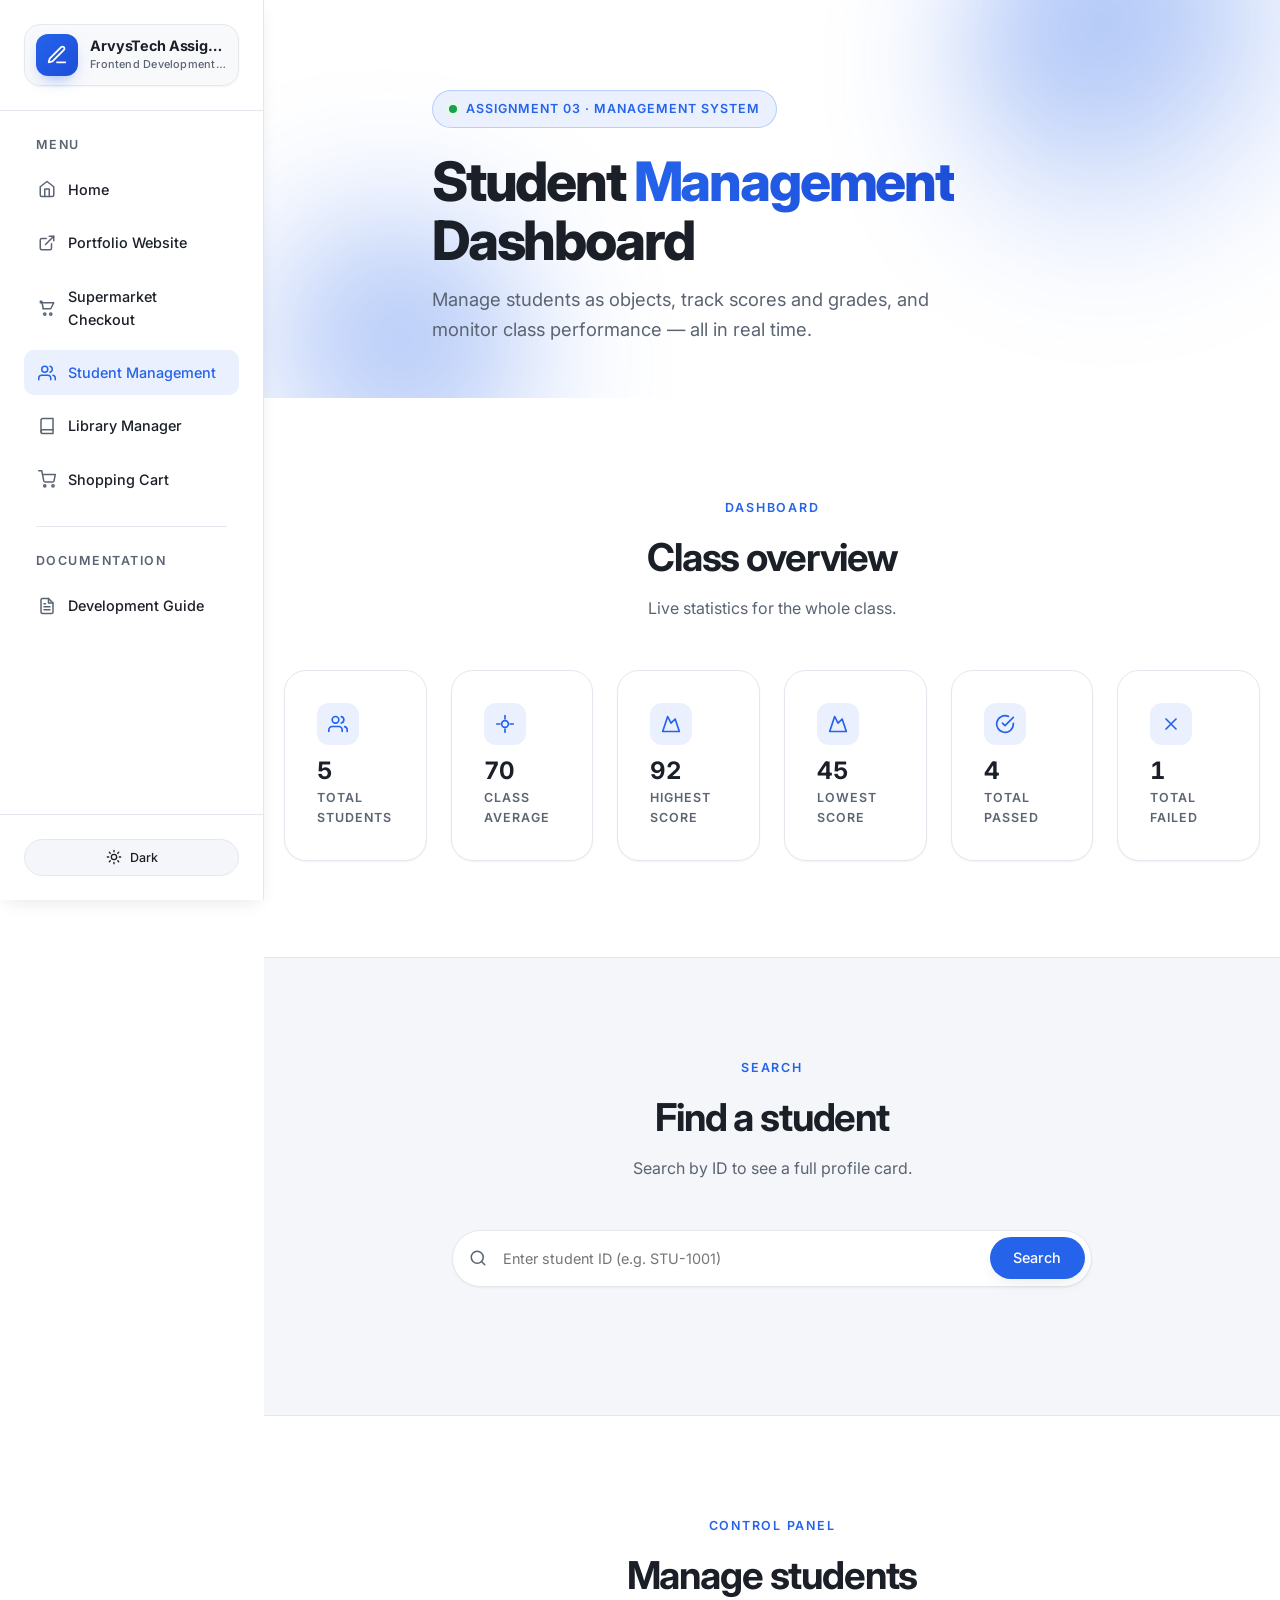
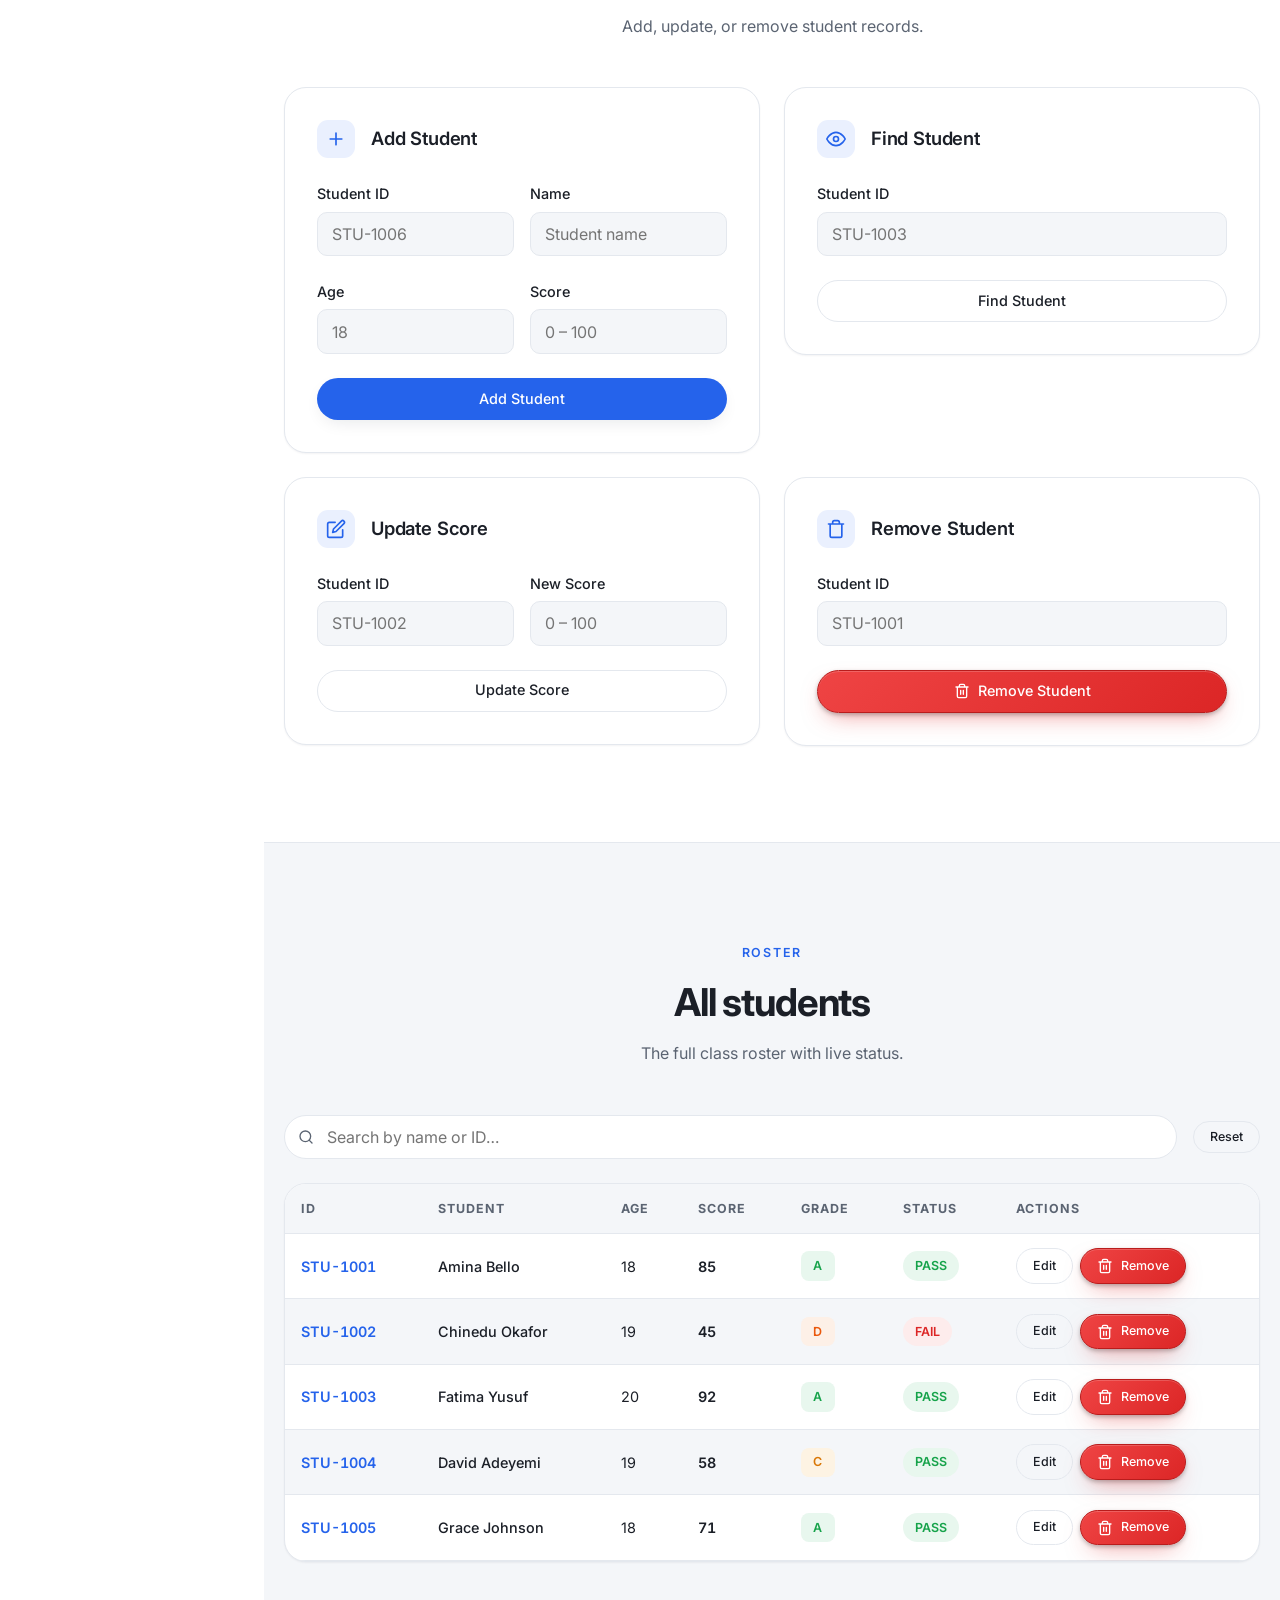
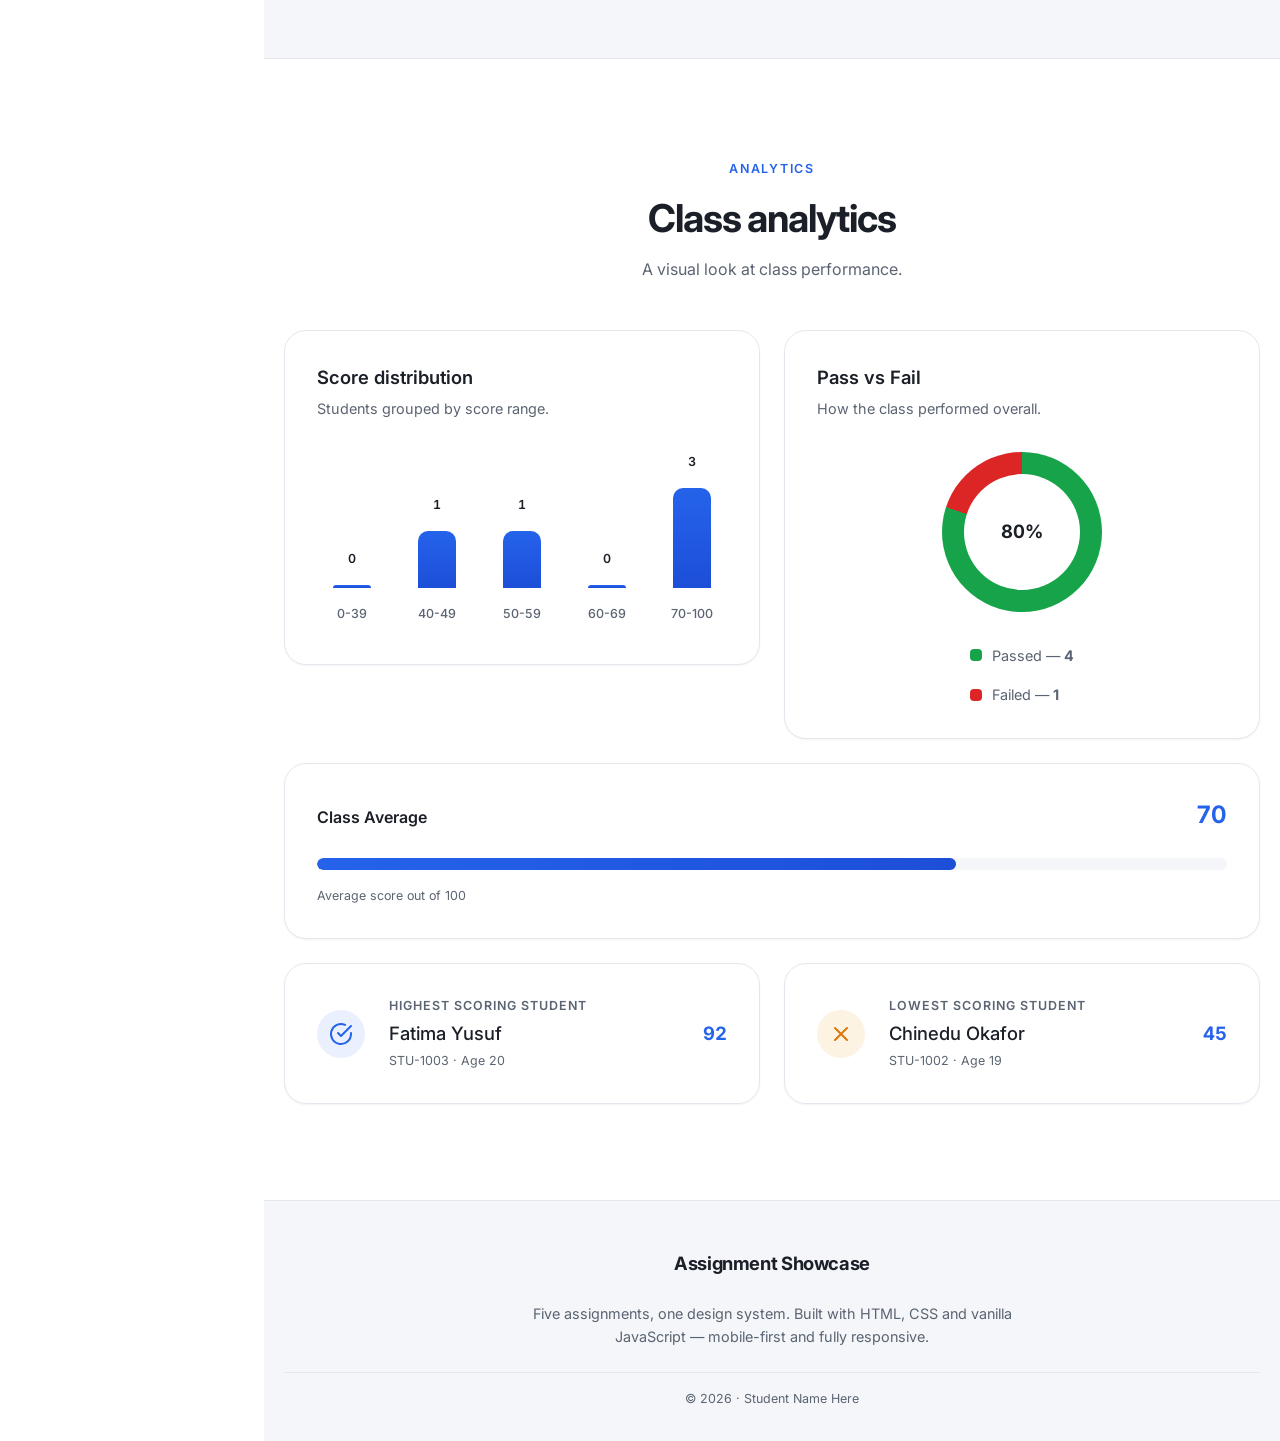
<file: student.html>
<!DOCTYPE html>
<html lang="en">
  <head>
    <meta charset="UTF-8" />
    <meta name="viewport" content="width=device-width, initial-scale=1.0" />
    <title>Student Dashboard — Student Management System</title>
    <meta
      name="description"
      content="Premium student management dashboard — manage students, track scores, grades, PASS/FAIL status and class analytics in real time."
    />
    <script>
      (() => {
        try {
          var t = localStorage.getItem("assignment-showcase-theme");
          if (!t) {
            t = window.matchMedia &&
              window.matchMedia("(prefers-color-scheme: dark)").matches
              ? "dark"
              : "light";
          }
          document.documentElement.setAttribute("data-theme", t);
        } catch (e) {
          document.documentElement.setAttribute("data-theme", "light");
        }
      })();
    </script>
    <link rel="stylesheet" href="css/style.css" />
    <link rel="stylesheet" href="css/student.css" />
    <link rel="preconnect" href="https://fonts.googleapis.com" />
    <link rel="preconnect" href="https://fonts.gstatic.com" crossorigin />
    <link
      href="https://fonts.googleapis.com/css2?family=Inter:wght@400;500;600;700;800&display=swap"
      rel="stylesheet"
    />
  </head>
  <body>
    <!-- Mobile hamburger trigger -->
    <button class="nav-trigger" type="button" aria-label="Open navigation menu" aria-expanded="false">
      <svg viewBox="0 0 24 24" fill="none" stroke="currentColor" stroke-width="2" stroke-linecap="round" stroke-linejoin="round" aria-hidden="true">
        <path d="M3 6h18M3 12h18M3 18h18"></path>
      </svg>
    </button>

    <!-- Overlay behind the mobile drawer -->
    <div class="nav-overlay" aria-hidden="true"></div>

    <!-- Side navigation (generated by js/main.js) -->
    <aside class="side-nav" id="side-nav" aria-label="Site navigation"></aside>

    <div class="site-shell">
      <main>
        <!-- ============ HEADER ============ -->
        <section class="st-hero" aria-labelledby="st-title">
          <div class="st-hero-bg" aria-hidden="true">
            <span class="st-blob st-blob-1"></span>
            <span class="st-blob st-blob-2"></span>
          </div>
          <div class="container st-hero-inner">
            <span class="st-hero-tag" data-reveal>
              <span class="st-hero-dot" aria-hidden="true"></span>
              Assignment 03 · Management System
            </span>
            <h1 class="st-hero-title" id="st-title" data-reveal>
              Student <span class="gradient">Management</span> Dashboard
            </h1>
            <p class="st-hero-sub" data-reveal>
              Manage students as objects, track scores and grades, and monitor
              class performance — all in real time.
            </p>
          </div>
        </section>

        <div class="st-body">
          <!-- ============ DASHBOARD STATS ============ -->
          <section class="st-section" id="overview" aria-labelledby="overview-title">
            <div class="container">
              <div class="st-section-head" data-reveal>
                <span class="st-kicker">Dashboard</span>
                <h2 class="st-section-title" id="overview-title">Class overview</h2>
                <p class="st-section-sub">Live statistics for the whole class.</p>
              </div>

              <div class="st-stats">
                <div class="st-stat" data-reveal>
                  <div class="st-stat-icon">
                    <svg viewBox="0 0 24 24" width="20" height="20" fill="none" stroke="currentColor" stroke-width="2" stroke-linecap="round" stroke-linejoin="round" aria-hidden="true">
                      <path d="M17 21v-2a4 4 0 0 0-4-4H5a4 4 0 0 0-4 4v2"></path>
                      <circle cx="9" cy="7" r="4"></circle>
                      <path d="M23 21v-2a4 4 0 0 0-3-3.87"></path>
                      <path d="M16 3.13a4 4 0 0 1 0 7.75"></path>
                    </svg>
                  </div>
                  <div class="st-stat-value" id="st-count">0</div>
                  <div class="st-stat-label">Total Students</div>
                </div>

                <div class="st-stat" data-reveal>
                  <div class="st-stat-icon">
                    <svg viewBox="0 0 24 24" width="20" height="20" fill="none" stroke="currentColor" stroke-width="2" stroke-linecap="round" stroke-linejoin="round" aria-hidden="true">
                      <path d="M12 2v4m0 12v4M2 12h4m12 0h4"></path>
                      <circle cx="12" cy="12" r="4"></circle>
                    </svg>
                  </div>
                  <div class="st-stat-value" id="st-average">0.0</div>
                  <div class="st-stat-label">Class Average</div>
                </div>

                <div class="st-stat" data-reveal>
                  <div class="st-stat-icon">
                    <svg viewBox="0 0 24 24" width="20" height="20" fill="none" stroke="currentColor" stroke-width="2" stroke-linecap="round" stroke-linejoin="round" aria-hidden="true">
                      <path d="m8 3 4 8 5-5 5 15H2L8 3z"></path>
                    </svg>
                  </div>
                  <div class="st-stat-value" id="st-highest-score">0</div>
                  <div class="st-stat-label">Highest Score</div>
                </div>

                <div class="st-stat" data-reveal>
                  <div class="st-stat-icon">
                    <svg viewBox="0 0 24 24" width="20" height="20" fill="none" stroke="currentColor" stroke-width="2" stroke-linecap="round" stroke-linejoin="round" aria-hidden="true">
                      <path d="m8 3 4 8 5-5 5 15H2L8 3z"></path>
                      <path d="m8 3 4 8 5-5" opacity="0"></path>
                    </svg>
                  </div>
                  <div class="st-stat-value" id="st-lowest-score">0</div>
                  <div class="st-stat-label">Lowest Score</div>
                </div>

                <div class="st-stat" data-reveal>
                  <div class="st-stat-icon">
                    <svg viewBox="0 0 24 24" width="20" height="20" fill="none" stroke="currentColor" stroke-width="2" stroke-linecap="round" stroke-linejoin="round" aria-hidden="true">
                      <path d="M22 11.08V12a10 10 0 1 1-5.93-9.14"></path>
                      <path d="m9 11 3 3L22 4"></path>
                    </svg>
                  </div>
                  <div class="st-stat-value" id="st-passed">0</div>
                  <div class="st-stat-label">Total Passed</div>
                </div>

                <div class="st-stat" data-reveal>
                  <div class="st-stat-icon">
                    <svg viewBox="0 0 24 24" width="20" height="20" fill="none" stroke="currentColor" stroke-width="2" stroke-linecap="round" stroke-linejoin="round" aria-hidden="true">
                      <path d="M18 6 6 18M6 6l12 12"></path>
                    </svg>
                  </div>
                  <div class="st-stat-value" id="st-failed">0</div>
                  <div class="st-stat-label">Total Failed</div>
                </div>
              </div>
            </div>
          </section>

          <!-- ============ SEARCH + PROFILE ============ -->
          <section class="st-section st-section-alt" id="search" aria-labelledby="search-title">
            <div class="container">
              <div class="st-section-head" data-reveal>
                <span class="st-kicker">Search</span>
                <h2 class="st-section-title" id="search-title">Find a student</h2>
                <p class="st-section-sub">Search by ID to see a full profile card.</p>
              </div>

              <form class="st-search-bar" id="st-search-form" data-reveal novalidate>
                <div class="st-search-field">
                  <svg viewBox="0 0 24 24" width="18" height="18" fill="none" stroke="currentColor" stroke-width="2" stroke-linecap="round" stroke-linejoin="round" aria-hidden="true">
                    <circle cx="11" cy="11" r="8"></circle>
                    <path d="m21 21-4.3-4.3"></path>
                  </svg>
                  <input id="st-search-id" type="search" placeholder="Enter student ID (e.g. STU-1001)" aria-label="Search student by ID" autocomplete="off" />
                  <button type="submit" class="btn btn-primary">Search</button>
                </div>
              </form>

              <div class="st-profile-card" id="st-profile" hidden aria-live="polite"></div>
            </div>
          </section>

          <!-- ============ CONTROL PANEL ============ -->
          <section class="st-section" id="controls" aria-labelledby="controls-title">
            <div class="container">
              <div class="st-section-head" data-reveal>
                <span class="st-kicker">Control Panel</span>
                <h2 class="st-section-title" id="controls-title">Manage students</h2>
                <p class="st-section-sub">Add, update, or remove student records.</p>
              </div>

              <div class="st-panel">
                <div class="st-form-card" data-reveal>
                  <div class="st-form-card-head">
                    <div class="st-form-card-icon">
                      <svg viewBox="0 0 24 24" width="20" height="20" fill="none" stroke="currentColor" stroke-width="2" stroke-linecap="round" stroke-linejoin="round" aria-hidden="true">
                        <path d="M12 5v14m-7-7h14"></path>
                      </svg>
                    </div>
                    <h3>Add Student</h3>
                  </div>
                  <form class="st-form" id="st-add-form" novalidate>
                    <div class="st-form-row">
                      <div class="st-field">
                        <label for="st-id">Student ID</label>
                        <input id="st-id" name="st-id" type="text" placeholder="STU-1006" autocomplete="off" />
                      </div>
                      <div class="st-field">
                        <label for="st-name">Name</label>
                        <input id="st-name" name="st-name" type="text" placeholder="Student name" autocomplete="off" />
                      </div>
                    </div>
                    <div class="st-form-row">
                      <div class="st-field">
                        <label for="st-age">Age</label>
                        <input id="st-age" name="st-age" type="number" min="1" max="100" placeholder="18" />
                      </div>
                      <div class="st-field">
                        <label for="st-score">Score</label>
                        <input id="st-score" name="st-score" type="number" min="0" max="100" placeholder="0 – 100" />
                      </div>
                    </div>
                    <button type="submit" class="btn btn-primary btn-block">Add Student</button>
                  </form>
                </div>

                <div class="st-form-card" data-reveal>
                  <div class="st-form-card-head">
                    <div class="st-form-card-icon">
                      <svg viewBox="0 0 24 24" width="20" height="20" fill="none" stroke="currentColor" stroke-width="2" stroke-linecap="round" stroke-linejoin="round" aria-hidden="true">
                        <path d="M1 12s4-8 11-8 11 8 11 8-4 8-11 8-11-8-11-8z"></path>
                        <circle cx="12" cy="12" r="3"></circle>
                      </svg>
                    </div>
                    <h3>Find Student</h3>
                  </div>
                  <form class="st-form" id="st-find-form" novalidate>
                    <div class="st-field">
                      <label for="st-find-id">Student ID</label>
                      <input id="st-find-id" name="st-find-id" type="text" placeholder="STU-1003" autocomplete="off" />
                    </div>
                    <button type="submit" class="btn btn-ghost btn-block">Find Student</button>
                  </form>
                </div>

                <div class="st-form-card" data-reveal>
                  <div class="st-form-card-head">
                    <div class="st-form-card-icon">
                      <svg viewBox="0 0 24 24" width="20" height="20" fill="none" stroke="currentColor" stroke-width="2" stroke-linecap="round" stroke-linejoin="round" aria-hidden="true">
                        <path d="M11 4H4a2 2 0 0 0-2 2v14a2 2 0 0 0 2 2h14a2 2 0 0 0 2-2v-7"></path>
                        <path d="M18.5 2.5a2.12 2.12 0 0 1 3 3L12 15l-4 1 1-4 9.5-9.5z"></path>
                      </svg>
                    </div>
                    <h3>Update Score</h3>
                  </div>
                  <form class="st-form" id="st-update-form" novalidate>
                    <div class="st-form-row">
                      <div class="st-field">
                        <label for="st-update-id">Student ID</label>
                        <input id="st-update-id" name="st-update-id" type="text" placeholder="STU-1002" autocomplete="off" />
                      </div>
                      <div class="st-field">
                        <label for="st-update-score">New Score</label>
                        <input id="st-update-score" name="st-update-score" type="number" min="0" max="100" placeholder="0 – 100" />
                      </div>
                    </div>
                    <button type="submit" class="btn btn-ghost btn-block">Update Score</button>
                  </form>
                </div>

                <div class="st-form-card" data-reveal>
                  <div class="st-form-card-head">
                    <div class="st-form-card-icon">
                      <svg viewBox="0 0 24 24" width="20" height="20" fill="none" stroke="currentColor" stroke-width="2" stroke-linecap="round" stroke-linejoin="round" aria-hidden="true">
                        <path d="M3 6h18M8 6V4a2 2 0 0 1 2-2h4a2 2 0 0 1 2 2v2m3 0v14a2 2 0 0 1-2 2H7a2 2 0 0 1-2-2V6h14z"></path>
                      </svg>
                    </div>
                    <h3>Remove Student</h3>
                  </div>
                  <form class="st-form" id="st-remove-form" novalidate>
                    <div class="st-field">
                      <label for="st-remove-id">Student ID</label>
                      <input id="st-remove-id" name="st-remove-id" type="text" placeholder="STU-1001" autocomplete="off" />
                    </div>
                    <button type="submit" class="btn btn-danger btn-block">
                      <svg viewBox="0 0 24 24" fill="none" stroke="currentColor" stroke-width="2" stroke-linecap="round" stroke-linejoin="round" aria-hidden="true">
                        <path d="M3 6h18M8 6V4a2 2 0 0 1 2-2h4a2 2 0 0 1 2 2v2m3 0v14a2 2 0 0 1-2 2H7a2 2 0 0 1-2-2V6"></path>
                        <path d="M10 11v6M14 11v6"></path>
                      </svg>
                      Remove Student
                    </button>
                  </form>
                </div>
              </div>
            </div>
          </section>

          <!-- ============ STUDENT TABLE ============ -->
          <section class="st-section st-section-alt" id="roster" aria-labelledby="roster-title">
            <div class="container">
              <div class="st-section-head" data-reveal>
                <span class="st-kicker">Roster</span>
                <h2 class="st-section-title" id="roster-title">All students</h2>
                <p class="st-section-sub">The full class roster with live status.</p>
              </div>

              <div class="st-toolbar" data-reveal>
                <div class="st-search">
                  <svg viewBox="0 0 24 24" width="16" height="16" fill="none" stroke="currentColor" stroke-width="2" stroke-linecap="round" stroke-linejoin="round" aria-hidden="true">
                    <circle cx="11" cy="11" r="8"></circle>
                    <path d="m21 21-4.3-4.3"></path>
                  </svg>
                  <input id="st-search" type="search" placeholder="Search by name or ID…" aria-label="Search students" />
                </div>
                <button class="btn btn-ghost btn-sm" id="st-reset" type="button">Reset</button>
              </div>

              <div class="st-table-wrap" data-reveal>
                <table class="st-table">
                  <thead>
                    <tr>
                      <th scope="col">ID</th>
                      <th scope="col">Student</th>
                      <th scope="col">Age</th>
                      <th scope="col">Score</th>
                      <th scope="col">Grade</th>
                      <th scope="col">Status</th>
                      <th scope="col">Actions</th>
                    </tr>
                  </thead>
                  <tbody id="st-table-body"></tbody>
                </table>
              </div>
            </div>
          </section>

          <!-- ============ CLASS ANALYTICS + TOP PERFORMERS ============ -->
          <section class="st-section" id="analytics" aria-labelledby="analytics-title">
            <div class="container">
              <div class="st-section-head" data-reveal>
                <span class="st-kicker">Analytics</span>
                <h2 class="st-section-title" id="analytics-title">Class analytics</h2>
                <p class="st-section-sub">A visual look at class performance.</p>
              </div>

              <div class="st-grid-2" data-reveal>
                <!-- Score distribution -->
                <div class="st-card">
                  <h3 class="st-card-title">Score distribution</h3>
                  <p class="st-card-sub">Students grouped by score range.</p>
                  <div class="st-bars" id="st-bars" role="img" aria-label="Score distribution chart"></div>
                </div>

                <!-- Pass vs fail + average -->
                <div class="st-card">
                  <h3 class="st-card-title">Pass vs Fail</h3>
                  <p class="st-card-sub">How the class performed overall.</p>
                  <div class="st-donut-wrap">
                    <div class="st-donut" id="st-donut" role="img" aria-label="Pass vs fail donut chart">
                      <span class="st-donut-center" id="st-donut-center">0%</span>
                    </div>
                    <div class="st-donut-legend">
                      <div class="st-legend-row">
                        <span class="st-legend-dot st-legend-pass" aria-hidden="true"></span>
                        <span>Passed — <strong id="st-donut-pass">0</strong></span>
                      </div>
                      <div class="st-legend-row">
                        <span class="st-legend-dot st-legend-fail" aria-hidden="true"></span>
                        <span>Failed — <strong id="st-donut-fail">0</strong></span>
                      </div>
                    </div>
                  </div>
                </div>
              </div>

              <!-- Average indicator -->
              <div class="st-average-card" data-reveal>
                <div class="st-average-head">
                  <span>Class Average</span>
                  <strong id="st-average-big">0.0</strong>
                </div>
                <div class="st-average-track">
                  <div class="st-average-fill" id="st-average-fill" style="width: 0%"></div>
                </div>
                <p class="st-average-sub">Average score out of 100</p>
              </div>

              <!-- Top performers -->
              <div class="st-performers" data-reveal>
                <div class="st-performer" id="st-performer-top">
                  <div class="st-performer-avatar" aria-hidden="true">
                    <svg viewBox="0 0 24 24" width="24" height="24" fill="none" stroke="currentColor" stroke-width="2" stroke-linecap="round" stroke-linejoin="round">
                      <path d="M22 11.08V12a10 10 0 1 1-5.93-9.14"></path>
                      <path d="m9 11 3 3L22 4"></path>
                    </svg>
                  </div>
                  <div class="st-performer-info">
                    <span class="st-performer-label">Highest Scoring Student</span>
                    <strong class="st-performer-name" id="st-top-name">—</strong>
                    <span class="st-performer-meta" id="st-top-meta">—</span>
                  </div>
                  <div class="st-performer-score" id="st-top-score">0</div>
                </div>

                <div class="st-performer" id="st-performer-low">
                  <div class="st-performer-avatar" aria-hidden="true">
                    <svg viewBox="0 0 24 24" width="24" height="24" fill="none" stroke="currentColor" stroke-width="2" stroke-linecap="round" stroke-linejoin="round">
                      <path d="M18 6 6 18M6 6l12 12"></path>
                    </svg>
                  </div>
                  <div class="st-performer-info">
                    <span class="st-performer-label">Lowest Scoring Student</span>
                    <strong class="st-performer-name" id="st-low-name">—</strong>
                    <span class="st-performer-meta" id="st-low-meta">—</span>
                  </div>
                  <div class="st-performer-score" id="st-low-score">0</div>
                </div>
              </div>
            </div>
          </section>
        </div>
      </main>

      <footer class="site-footer">
        <div class="container footer-inner">
          <div class="footer-brand">Assignment Showcase</div>
          <p class="footer-tagline">
            Five assignments, one design system. Built with HTML, CSS and
            vanilla JavaScript — mobile-first and fully responsive.
          </p>
          <p class="footer-meta">© 2026 · Student Name Here</p>
        </div>
      </footer>
    </div>

    <!-- Toast notifications -->
    <div class="st-toast-wrap" id="st-toast-wrap" aria-live="polite"></div>

    <script src="js/theme.js"></script>
    <script src="js/main.js"></script>
    <script src="js/student.js"></script>
  </body>
</html>
</file>
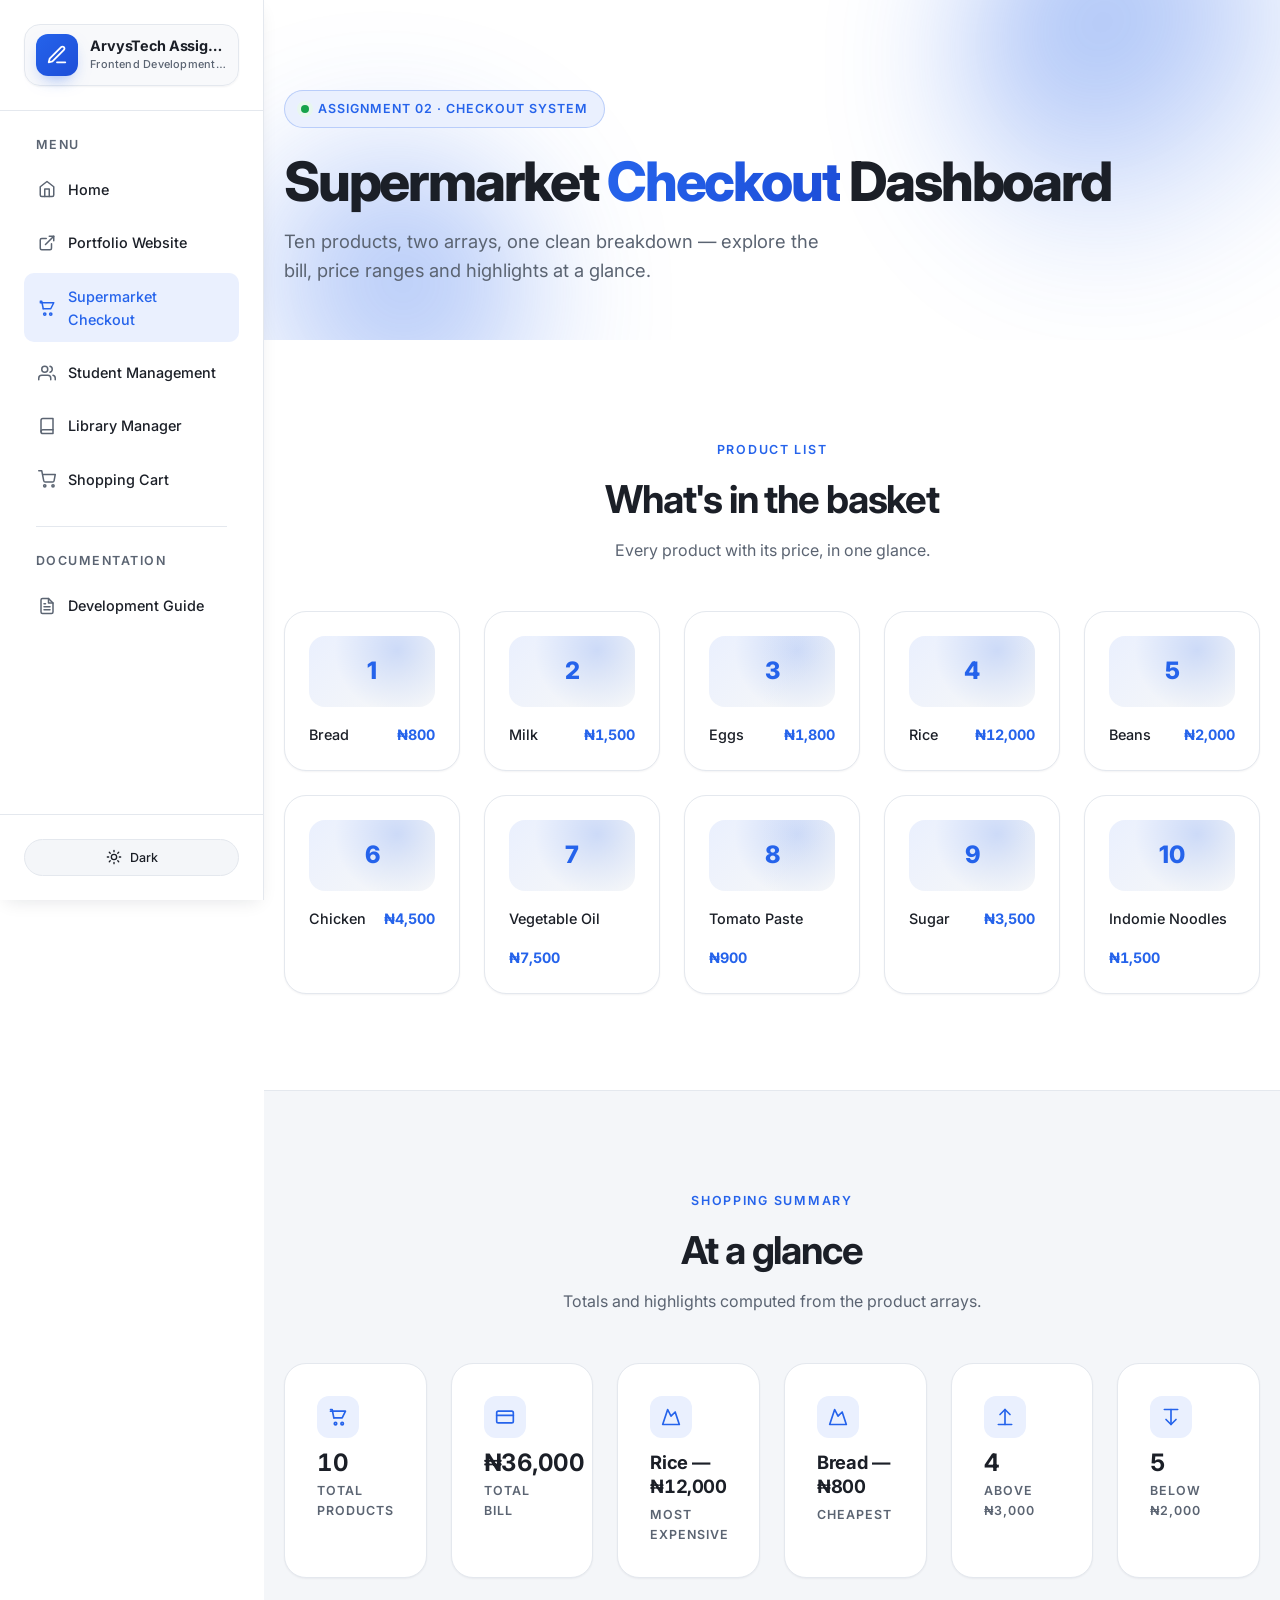
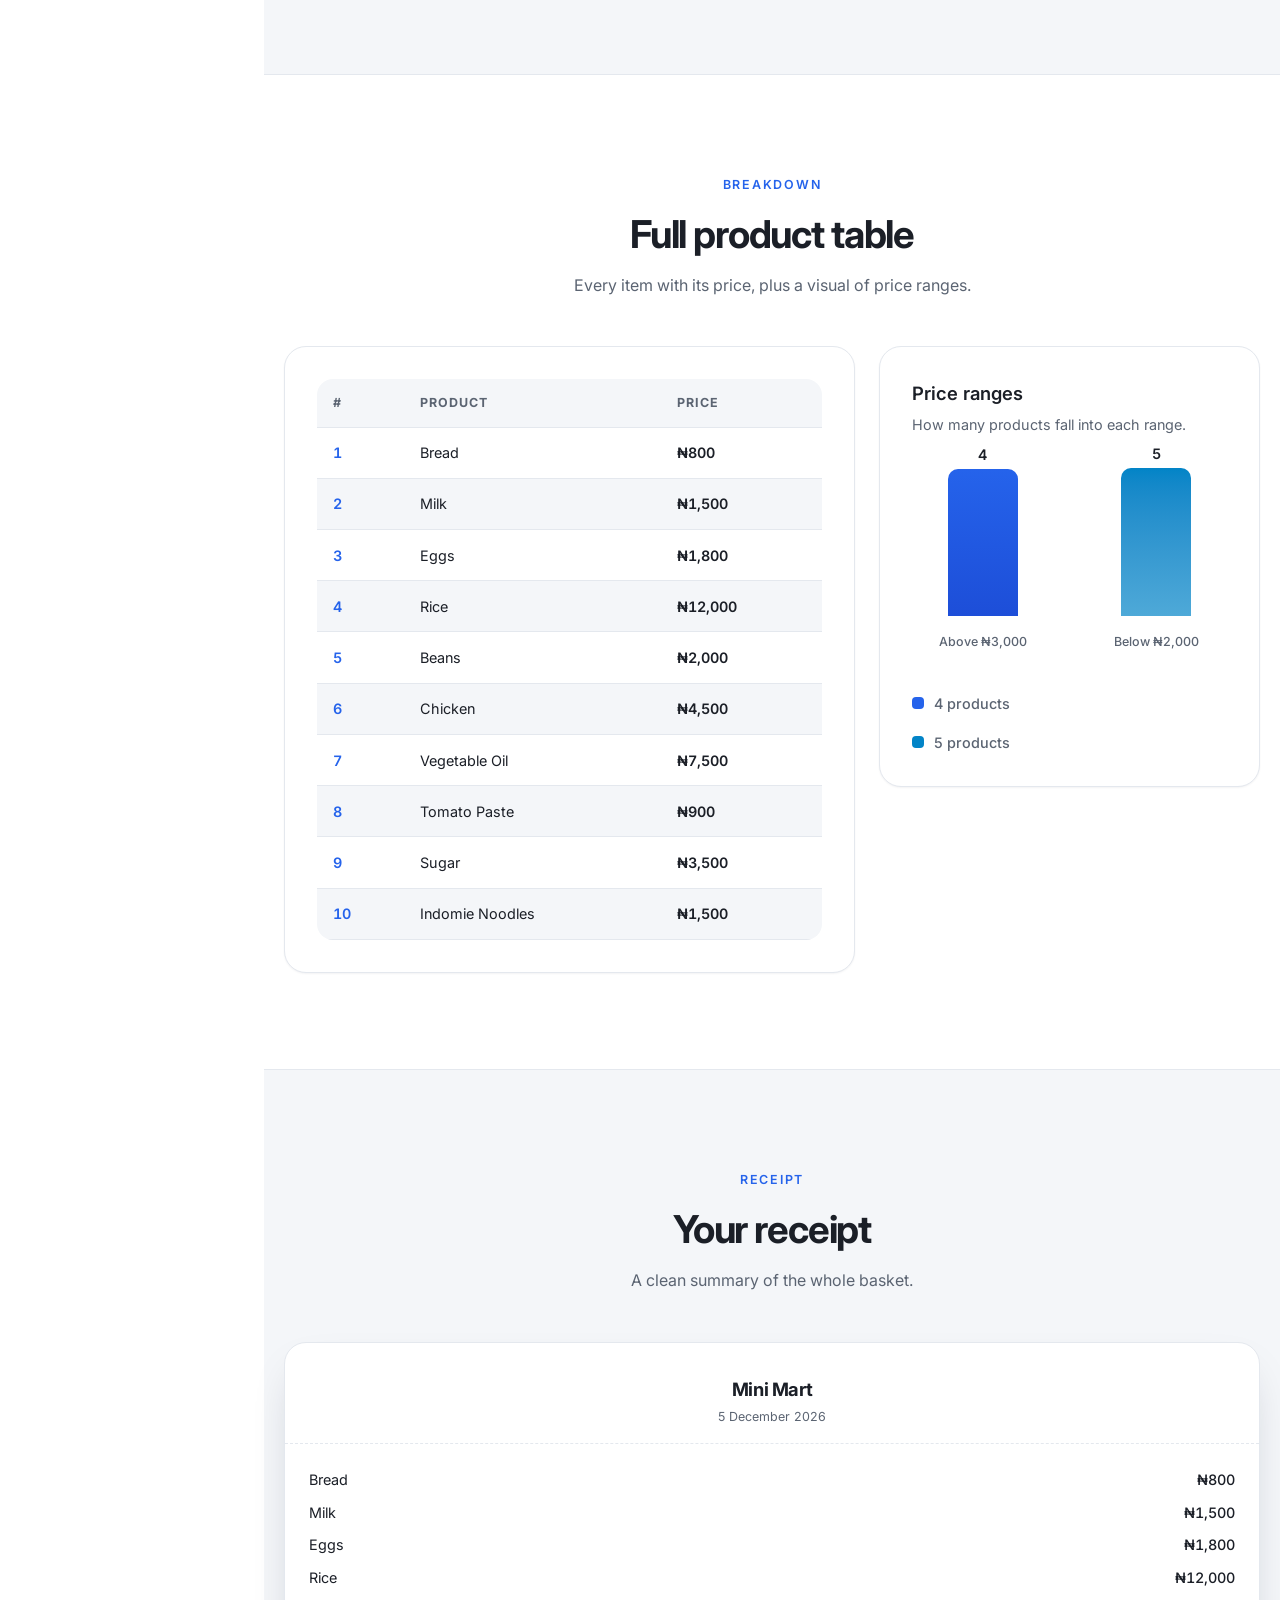
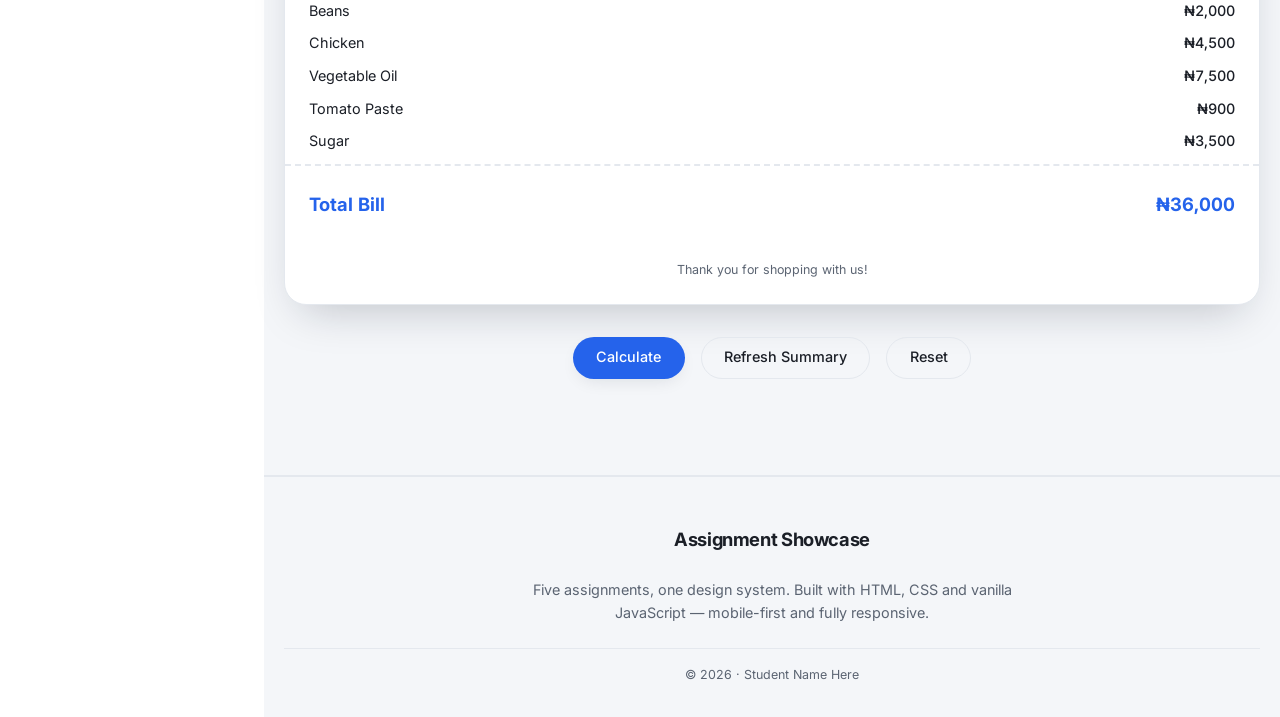
<file: supermarket.html>
<!DOCTYPE html>
<html lang="en">
  <head>
    <meta charset="UTF-8" />
    <meta name="viewport" content="width=device-width, initial-scale=1.0" />
    <title>Supermarket Checkout — Mini Checkout System</title>
    <meta
      name="description"
      content="Premium mini supermarket checkout dashboard — product cards, table, summary statistics, price visualization and receipt. Built with arrays and loops."
    />
    <script>
      (() => {
        try {
          var t = localStorage.getItem("assignment-showcase-theme");
          if (!t) {
            t = window.matchMedia &&
              window.matchMedia("(prefers-color-scheme: dark)").matches
              ? "dark"
              : "light";
          }
          document.documentElement.setAttribute("data-theme", t);
        } catch (e) {
          document.documentElement.setAttribute("data-theme", "light");
        }
      })();
    </script>
    <link rel="stylesheet" href="css/style.css" />
    <link rel="stylesheet" href="css/supermarket.css" />
    <link rel="preconnect" href="https://fonts.googleapis.com" />
    <link rel="preconnect" href="https://fonts.gstatic.com" crossorigin />
    <link
      href="https://fonts.googleapis.com/css2?family=Inter:wght@400;500;600;700;800&display=swap"
      rel="stylesheet"
    />
  </head>
  <body>
    <!-- Mobile hamburger trigger -->
    <button class="nav-trigger" type="button" aria-label="Open navigation menu" aria-expanded="false">
      <svg viewBox="0 0 24 24" fill="none" stroke="currentColor" stroke-width="2" stroke-linecap="round" stroke-linejoin="round" aria-hidden="true">
        <path d="M3 6h18M3 12h18M3 18h18"></path>
      </svg>
    </button>

    <!-- Overlay behind the mobile drawer -->
    <div class="nav-overlay" aria-hidden="true"></div>

    <!-- Side navigation (generated by js/main.js) -->
    <aside class="side-nav" id="side-nav" aria-label="Site navigation"></aside>

    <div class="site-shell">
      <main>
        <!-- ============ HEADER ============ -->
        <section class="sm-hero" aria-labelledby="sm-title">
          <div class="sm-hero-bg" aria-hidden="true">
            <span class="sm-blob sm-blob-1"></span>
            <span class="sm-blob sm-blob-2"></span>
          </div>
          <div class="container sm-hero-inner">
            <span class="sm-hero-tag" data-reveal>
              <span class="sm-hero-dot" aria-hidden="true"></span>
              Assignment 02 · Checkout System
            </span>
            <h1 class="sm-hero-title" id="sm-title" data-reveal>
              Supermarket <span class="gradient">Checkout</span> Dashboard
            </h1>
            <p class="sm-hero-sub" data-reveal>
              Ten products, two arrays, one clean breakdown — explore the bill,
              price ranges and highlights at a glance.
            </p>
          </div>
        </section>

        <div class="sm-body">
          <!-- ============ PRODUCT CARDS ============ -->
          <section class="sm-section" id="products" aria-labelledby="products-title">
            <div class="container">
              <div class="sm-section-head" data-reveal>
                <span class="sm-kicker">Product List</span>
                <h2 class="sm-section-title" id="products-title">What's in the basket</h2>
                <p class="sm-section-sub">Every product with its price, in one glance.</p>
              </div>
              <div class="sm-products-grid" id="sm-products"></div>
            </div>
          </section>

          <!-- ============ SUMMARY ============ -->
          <section class="sm-section sm-section-alt" id="summary" aria-labelledby="summary-title">
            <div class="container">
              <div class="sm-section-head" data-reveal>
                <span class="sm-kicker">Shopping Summary</span>
                <h2 class="sm-section-title" id="summary-title">At a glance</h2>
                <p class="sm-section-sub">Totals and highlights computed from the product arrays.</p>
              </div>

              <div class="sm-stats">
                <div class="sm-stat" data-reveal>
                  <div class="sm-stat-icon">
                    <svg viewBox="0 0 24 24" width="20" height="20" fill="none" stroke="currentColor" stroke-width="2" stroke-linecap="round" stroke-linejoin="round" aria-hidden="true">
                      <path d="M3 3h2l.4 2M7 13h10l4-8H5.4"></path>
                      <path d="M7 13 5.4 5H3"></path>
                      <circle cx="9" cy="20" r="1.5"></circle>
                      <circle cx="17" cy="20" r="1.5"></circle>
                    </svg>
                  </div>
                  <div class="sm-stat-value" id="sm-total-count">0</div>
                  <div class="sm-stat-label">Total Products</div>
                </div>

                <div class="sm-stat" data-reveal>
                  <div class="sm-stat-icon">
                    <svg viewBox="0 0 24 24" width="20" height="20" fill="none" stroke="currentColor" stroke-width="2" stroke-linecap="round" stroke-linejoin="round" aria-hidden="true">
                      <rect x="2" y="5" width="20" height="14" rx="2"></rect>
                      <path d="M2 10h20"></path>
                    </svg>
                  </div>
                  <div class="sm-stat-value" id="sm-total">₦0</div>
                  <div class="sm-stat-label">Total Bill</div>
                </div>

                <div class="sm-stat" data-reveal>
                  <div class="sm-stat-icon">
                    <svg viewBox="0 0 24 24" width="20" height="20" fill="none" stroke="currentColor" stroke-width="2" stroke-linecap="round" stroke-linejoin="round" aria-hidden="true">
                      <path d="m8 3 4 8 5-5 5 15H2L8 3z"></path>
                    </svg>
                  </div>
                  <div class="sm-stat-value sm-stat-value-sm" id="sm-most">—</div>
                  <div class="sm-stat-label">Most Expensive</div>
                </div>

                <div class="sm-stat" data-reveal>
                  <div class="sm-stat-icon">
                    <svg viewBox="0 0 24 24" width="20" height="20" fill="none" stroke="currentColor" stroke-width="2" stroke-linecap="round" stroke-linejoin="round" aria-hidden="true">
                      <path d="m8 3 4 8 5-5 5 15H2L8 3z"></path>
                      <path d="m8 3 4 8 5-5" opacity="0"></path>
                    </svg>
                  </div>
                  <div class="sm-stat-value sm-stat-value-sm" id="sm-cheapest">—</div>
                  <div class="sm-stat-label">Cheapest</div>
                </div>

                <div class="sm-stat" data-reveal>
                  <div class="sm-stat-icon">
                    <svg viewBox="0 0 24 24" width="20" height="20" fill="none" stroke="currentColor" stroke-width="2" stroke-linecap="round" stroke-linejoin="round" aria-hidden="true">
                      <path d="M12 3v18"></path>
                      <path d="m6 9 6-6 6 6"></path>
                      <path d="M4 21h16"></path>
                    </svg>
                  </div>
                  <div class="sm-stat-value" id="sm-above-count">0</div>
                  <div class="sm-stat-label">Above ₦3,000</div>
                </div>

                <div class="sm-stat" data-reveal>
                  <div class="sm-stat-icon">
                    <svg viewBox="0 0 24 24" width="20" height="20" fill="none" stroke="currentColor" stroke-width="2" stroke-linecap="round" stroke-linejoin="round" aria-hidden="true">
                      <path d="M12 21V3"></path>
                      <path d="m6 15 6 6 6-6"></path>
                      <path d="M4 3h16"></path>
                    </svg>
                  </div>
                  <div class="sm-stat-value" id="sm-below-count">0</div>
                  <div class="sm-stat-label">Below ₦2,000</div>
                </div>
              </div>
            </div>
          </section>

          <!-- ============ PRODUCT TABLE + VISUALIZATION ============ -->
          <section class="sm-section" id="breakdown" aria-labelledby="breakdown-title">
            <div class="container">
              <div class="sm-section-head" data-reveal>
                <span class="sm-kicker">Breakdown</span>
                <h2 class="sm-section-title" id="breakdown-title">Full product table</h2>
                <p class="sm-section-sub">Every item with its price, plus a visual of price ranges.</p>
              </div>

              <div class="sm-grid-2">
                <div class="sm-table-card" data-reveal>
                  <div class="sm-table-wrap">
                    <table class="sm-table">
                      <thead>
                        <tr>
                          <th scope="col">#</th>
                          <th scope="col">Product</th>
                          <th scope="col">Price</th>
                        </tr>
                      </thead>
                      <tbody id="sm-table-body"></tbody>
                    </table>
                  </div>
                </div>

                <div class="sm-viz-card" data-reveal>
                  <h3 class="sm-viz-title">Price ranges</h3>
                  <p class="sm-viz-sub">How many products fall into each range.</p>

                  <div class="sm-chart">
                    <div class="sm-chart-col">
                      <div class="sm-chart-bar sm-chart-bar-above" id="sm-chart-above">
                        <span class="sm-chart-value" id="sm-chart-above-val">0</span>
                      </div>
                      <span class="sm-chart-label">Above ₦3,000</span>
                    </div>
                    <div class="sm-chart-col">
                      <div class="sm-chart-bar sm-chart-bar-below" id="sm-chart-below">
                        <span class="sm-chart-value" id="sm-chart-below-val">0</span>
                      </div>
                      <span class="sm-chart-label">Below ₦2,000</span>
                    </div>
                  </div>

                  <div class="sm-chart-legend">
                    <div class="sm-legend-row">
                      <span class="sm-legend-dot sm-legend-above" aria-hidden="true"></span>
                      <span id="sm-above-list-count">0 products</span>
                    </div>
                    <div class="sm-legend-row">
                      <span class="sm-legend-dot sm-legend-below" aria-hidden="true"></span>
                      <span id="sm-below-list-count">0 products</span>
                    </div>
                  </div>
                </div>
              </div>
            </div>
          </section>

          <!-- ============ RECEIPT + ACTIONS ============ -->
          <section class="sm-section sm-section-alt" id="receipt" aria-labelledby="receipt-title">
            <div class="container">
              <div class="sm-section-head" data-reveal>
                <span class="sm-kicker">Receipt</span>
                <h2 class="sm-section-title" id="receipt-title">Your receipt</h2>
                <p class="sm-section-sub">A clean summary of the whole basket.</p>
              </div>

              <div class="sm-receipt-wrap" data-reveal>
                <div class="sm-receipt" aria-label="Receipt">
                  <div class="sm-receipt-head">
                    <h3>Mini Mart</h3>
                    <p id="sm-receipt-date"></p>
                  </div>
                  <div class="sm-receipt-body" id="sm-receipt-body"></div>
                  <div class="sm-receipt-total">
                    <span>Total Bill</span>
                    <span id="sm-receipt-total">₦0</span>
                  </div>
                  <div class="sm-receipt-foot">Thank you for shopping with us!</div>
                </div>

                <div class="sm-actions">
                  <button class="btn btn-primary" id="sm-calc" type="button">Calculate</button>
                  <button class="btn btn-ghost" id="sm-refresh" type="button">Refresh Summary</button>
                  <button class="btn btn-ghost" id="sm-reset" type="button">Reset</button>
                </div>
              </div>
            </div>
          </section>
        </div>
      </main>

      <footer class="site-footer">
        <div class="container footer-inner">
          <div class="footer-brand">Assignment Showcase</div>
          <p class="footer-tagline">
            Five assignments, one design system. Built with HTML, CSS and
            vanilla JavaScript — mobile-first and fully responsive.
          </p>
          <p class="footer-meta">© 2026 · Student Name Here</p>
        </div>
      </footer>
    </div>

    <script src="js/theme.js"></script>
    <script src="js/main.js"></script>
    <script src="js/supermarket.js"></script>
  </body>
</html>
</file>
<file: css/style.css>
/* ==========================================================================
   DESIGN SYSTEM — Shared across the whole project
   Palette: white, light gray, dark gray + blue accent (no purple)
   ========================================================================== */

/* ---------- 1. Design tokens ---------- */
:root {
  /* Light mode */
  --bg: #ffffff;
  --bg-alt: #f4f6f9;
  --surface: #ffffff;
  --surface-2: #f4f6f9;
  --text: #1b1f27;
  --text-muted: #5b6472;
  --border: #e4e8ee;
  --accent: #2563eb;
  --accent-hover: #1d4ed8;
  --accent-soft: #eaf0fe;
  --success: #16a34a;
  --success-soft: #e8f7ee;
  --danger: #dc2626;
  --danger-soft: #fdecec;
  --warning: #d97706;
  --warning-soft: #fdf3e3;
  --info: #0284c7;
  --info-soft: #e5f4fb;

  /* Elevation */
  --shadow-sm: 0 1px 2px rgba(15, 23, 42, 0.05);
  --shadow-md: 0 6px 18px -6px rgba(15, 23, 42, 0.12);
  --shadow-lg: 0 20px 45px -18px rgba(15, 23, 42, 0.25);

  /* Shape & rhythm */
  --radius-sm: 10px;
  --radius-md: 16px;
  --radius-lg: 22px;
  --container: 1120px;
  --space-1: 0.5rem;
  --space-2: 1rem;
  --space-3: 1.5rem;
  --space-4: 2rem;
  --space-5: 3rem;
  --space-6: 4.5rem;
  --space-7: 6rem;

  /* Motion */
  --ease: cubic-bezier(0.22, 1, 0.36, 1);
  --speed: 0.25s;
  --speed-slow: 0.45s;

  /* Typography */
  --font: "Inter", -apple-system, BlinkMacSystemFont, "Segoe UI", Roboto,
    "Helvetica Neue", Arial, sans-serif;
  --fs-xs: 0.78rem;
  --fs-sm: 0.9rem;
  --fs-base: 1rem;
  --fs-md: 1.15rem;
  --fs-lg: 1.5rem;
  --fs-xl: 2rem;
  --fs-2xl: 2.75rem;
  --fs-hero: clamp(2.2rem, 6vw, 3.6rem);
  --lh-tight: 1.2;
  --lh-normal: 1.6;
  --lh-relaxed: 1.7;
  --fw-regular: 400;
  --fw-medium: 500;
  --fw-semibold: 600;
  --fw-bold: 700;
  --fw-extrabold: 800;
  /* Numeric values — tabular figures keep columns, prices and scores aligned */
  --num: "Inter", "SF Mono", "Cascadia Code", ui-monospace, "SFMono-Regular",
    Menlo, Consolas, monospace;
  --num-variant: tabular-nums;
  --num-spacing: -0.01em;

  /* Layout */
  --sidebar-w: 264px;
}

/* ==========================================================================
   DARK MODE — premium palette (Linear / Vercel / Raycast inspired)
   Deep near-black layered backgrounds, blue-tinted elevated surfaces,
   crisp bright text, layered shadows. Light mode is untouched.
   ========================================================================== */
[data-theme="dark"] {
  /* Backgrounds — layered depth, never flat black */
  --bg: #05070a;
  --bg-alt: #0a0f17;
  --bg-elevated: #0e1117;
  --bg-glow-a: rgba(37, 99, 235, 0.14);
  --bg-glow-b: rgba(37, 99, 235, 0.08);

  /* Surfaces — subtle blue-tinted elevation */
  --surface: #161b22;
  --surface-2: #1b2230;
  --surface-3: #202938;
  --surface-soft: #171c26;

  /* Text — bright, never washed out */
  --text: #f2f5f9;
  --text-muted: #a8b3c2;
  --text-faint: #7c8ba0;

  /* Hairline borders — translucent, premium */
  --border: rgba(255, 255, 255, 0.08);
  --border-strong: rgba(255, 255, 255, 0.14);

  /* Accent — existing blue brand, brightened for dark contrast */
  --accent: #4f8bff;
  --accent-hover: #6ea2ff;
  --accent-strong: #3b82f6;
  --accent-soft: rgba(59, 130, 246, 0.12);
  --accent-glow: rgba(59, 130, 246, 0.38);

  /* Status colors — readable against dark */
  --success: #34d399;
  --success-soft: rgba(16, 185, 129, 0.14);
  --danger: #f87171;
  --danger-soft: rgba(239, 68, 68, 0.14);
  --warning: #fbbf24;
  --warning-soft: rgba(245, 158, 11, 0.14);
  --info: #38bdf8;
  --info-soft: rgba(56, 189, 248, 0.14);

  /* Premium layered shadows */
  --shadow-sm: 0 1px 2px rgba(0, 0, 0, 0.4), 0 4px 12px -4px rgba(0, 0, 0, 0.5);
  --shadow-md: 0 2px 6px rgba(0, 0, 0, 0.45), 0 14px 32px -12px rgba(0, 0, 0, 0.65);
  --shadow-lg: 0 6px 18px rgba(0, 0, 0, 0.5), 0 30px 60px -20px rgba(0, 0, 0, 0.75);

  /* Glass surfaces */
  --glass-bg: rgba(22, 27, 34, 0.62);
  --glass-bg-strong: rgba(27, 34, 48, 0.78);
  --glass-blur: blur(18px) saturate(150%);
  --glass-highlight: inset 0 1px 0 rgba(255, 255, 255, 0.07);
}

/* ---------- 2. Reset & base ---------- */
*,
*::before,
*::after {
  box-sizing: border-box;
  margin: 0;
  padding: 0;
}

html {
  scroll-behavior: smooth;
  -webkit-text-size-adjust: 100%;
}

body {
  font-family: var(--font);
  font-size: var(--fs-base);
  line-height: var(--lh-normal);
  color: var(--text);
  background: var(--bg);
  min-height: 100vh;
  display: flex;
  flex-direction: column;
  transition: background var(--speed-slow) var(--ease), color var(--speed-slow) var(--ease);
  -webkit-font-smoothing: antialiased;
}

img,
svg {
  display: block;
  max-width: 100%;
}

a {
  color: var(--accent);
  text-decoration: none;
  transition: color var(--speed) var(--ease);
}

a:hover {
  color: var(--accent-hover);
}

button {
  font-family: inherit;
  cursor: pointer;
}

input,
select,
textarea {
  font-family: inherit;
  font-size: var(--fs-base);
}

ul,
ol {
  list-style: none;
}

main {
  flex: 1;
}

/* ---------- 3. Utilities & layout ---------- */
.container {
  width: 100%;
  max-width: var(--container);
  margin-inline: auto;
  padding-inline: 1.25rem;
}

.section {
  padding-block: var(--space-6);
}

.section-header {
  max-width: 640px;
  margin-bottom: var(--space-4);
}

.section-tag {
  display: inline-block;
  font-size: var(--fs-xs);
  font-weight: var(--fw-semibold);
  letter-spacing: 0.12em;
  text-transform: uppercase;
  color: var(--accent);
  background: var(--accent-soft);
  padding: 0.35rem 0.8rem;
  border-radius: 999px;
  margin-bottom: var(--space-2);
}

.section-title {
  font-size: var(--fs-xl);
  line-height: var(--lh-tight);
  letter-spacing: -0.02em;
  font-weight: var(--fw-bold);
  margin-bottom: var(--space-2);
}

.section-subtitle {
  color: var(--text-muted);
  font-size: var(--fs-base);
  line-height: var(--lh-normal);
}

.text-muted {
  color: var(--text-muted);
}

/* Numeric utility — balanced prices, scores, totals, counters */
.num {
  font-variant-numeric: var(--num-variant);
  letter-spacing: var(--num-spacing);
}

.pf-kicker {
  display: inline-block;
  font-size: var(--fs-xs);
  font-weight: var(--fw-semibold);
  letter-spacing: 0.14em;
  text-transform: uppercase;
  color: var(--accent);
  margin-bottom: var(--space-1);
}

.center {
  text-align: center;
}

.visually-hidden {
  position: absolute !important;
  width: 1px;
  height: 1px;
  padding: 0;
  margin: -1px;
  overflow: hidden;
  clip: rect(0 0 0 0);
  white-space: nowrap;
  border: 0;
}

/* ---------- 4. Buttons ---------- */
.btn {
  display: inline-flex;
  align-items: center;
  justify-content: center;
  gap: 0.5rem;
  font-weight: var(--fw-medium);
  font-size: var(--fs-sm);
  line-height: 1;
  padding: 0.8rem 1.4rem;
  border-radius: 999px;
  border: 1px solid transparent;
  transition: transform var(--speed) var(--ease), box-shadow var(--speed) var(--ease),
    background var(--speed) var(--ease), color var(--speed) var(--ease),
    border-color var(--speed) var(--ease);
}

.btn:focus-visible {
  outline: 3px solid var(--accent);
  outline-offset: 2px;
}

a:focus-visible,
button:focus-visible,
input:focus-visible,
select:focus-visible,
textarea:focus-visible,
[tabindex]:focus-visible {
  outline: 3px solid var(--accent);
  outline-offset: 2px;
}

.btn-primary {
  background: var(--accent);
  color: #fff;
  box-shadow: var(--shadow-md);
}

.btn-primary:hover {
  background: var(--accent-hover);
  transform: translateY(-2px);
  box-shadow: var(--shadow-lg);
}

.btn-ghost {
  background: transparent;
  color: var(--text);
  border-color: var(--border);
}

.btn-ghost:hover {
  border-color: var(--accent);
  color: var(--accent);
  transform: translateY(-2px);
}

/* Danger actions (Remove / Delete) — premium red, consistent everywhere */
.btn-danger {
  background: linear-gradient(135deg, #ef4444, #dc2626);
  color: #fff;
  border-color: #b91c1c;
  box-shadow:
    0 2px 4px rgba(0, 0, 0, 0.25),
    0 10px 24px -10px rgba(220, 38, 38, 0.55),
    inset 0 1px 0 rgba(255, 255, 255, 0.18);
  transition:
    transform var(--speed) var(--ease),
    box-shadow var(--speed) var(--ease),
    background var(--speed) var(--ease),
    border-color var(--speed) var(--ease),
    color var(--speed) var(--ease);
}

.btn-danger:hover {
  background: linear-gradient(135deg, #f05252, #dc2626);
  border-color: #991b1b;
  transform: translateY(-2px);
  box-shadow:
    0 4px 8px rgba(0, 0, 0, 0.3),
    0 16px 34px -12px rgba(220, 38, 38, 0.7),
    inset 0 1px 0 rgba(255, 255, 255, 0.18);
}

.btn-danger:active {
  transform: translateY(0) scale(0.97);
  box-shadow:
    0 2px 6px rgba(0, 0, 0, 0.35),
    0 8px 18px -8px rgba(220, 38, 38, 0.5);
}

.btn-danger:focus-visible {
  outline: 3px solid var(--danger);
  outline-offset: 2px;
}

.btn-danger:disabled {
  background: linear-gradient(135deg, rgba(239, 68, 68, 0.5), rgba(220, 38, 38, 0.5));
  border-color: rgba(153, 27, 27, 0.45);
  color: rgba(255, 255, 255, 0.75);
  box-shadow: none;
  cursor: not-allowed;
  transform: none;
}

.btn-danger svg {
  width: 16px;
  height: 16px;
  flex-shrink: 0;
}

.btn-sm {
  padding: 0.55rem 1rem;
  font-size: var(--fs-xs);
}

.btn-block {
  width: 100%;
}

/* ---------- 5. Side navigation ---------- */
/* Full-width layout: content offsets by the fixed sidebar width */
.site-shell {
  display: block;
  margin-left: 0;
  transition: margin-left var(--speed-slow) var(--ease);
}

@media (min-width: 992px) {
  .site-shell {
    margin-left: var(--sidebar-w);
  }
}

/* The side navigation bar */
.side-nav {
  position: fixed;
  top: 0;
  left: 0;
  bottom: 0;
  z-index: 90;
  width: var(--sidebar-w);
  display: flex;
  flex-direction: column;
  background: var(--surface);
  border-right: 1px solid var(--border);
  box-shadow: var(--shadow-md);
  transform: translateX(-100%);
  transition: transform var(--speed-slow) var(--ease);
  overflow-y: auto;
}

.side-nav.is-open {
  transform: translateX(0);
}

.side-nav-head {
  position: relative;
  display: flex;
  align-items: center;
  justify-content: space-between;
  gap: var(--space-2);
  padding: var(--space-3);
  border-bottom: 1px solid var(--border);
}

.side-nav-brand {
  display: flex;
  align-items: center;
  gap: 0.75rem;
  min-width: 0;
  padding: 0.55rem 0.7rem;
  border-radius: var(--radius-md);
  background: color-mix(in srgb, var(--surface-2) 60%, transparent);
  border: 1px solid var(--border);
  box-shadow: var(--shadow-sm), inset 0 1px 0 rgba(255, 255, 255, 0.05);
  -webkit-backdrop-filter: blur(10px);
  backdrop-filter: blur(10px);
  text-decoration: none;
  transition: border-color var(--speed) var(--ease), box-shadow var(--speed) var(--ease),
    transform var(--speed) var(--ease);
}

.side-nav-brand:hover {
  color: var(--text);
  border-color: color-mix(in srgb, var(--accent) 40%, var(--border));
  box-shadow: var(--shadow-md), inset 0 1px 0 rgba(255, 255, 255, 0.06);
  transform: translateY(-1px);
}

.brand-mark {
  display: grid;
  place-items: center;
  width: 42px;
  height: 42px;
  flex-shrink: 0;
  border-radius: 12px;
  background: linear-gradient(135deg, var(--accent), var(--accent-hover));
  color: #fff;
  box-shadow: 0 8px 18px -8px color-mix(in srgb, var(--accent) 60%, transparent);
}

.brand-mark svg {
  width: 22px;
  height: 22px;
}

.brand-text {
  display: grid;
  gap: 0.1rem;
  min-width: 0;
}

.brand-title {
  font-weight: var(--fw-bold);
  font-size: var(--fs-sm);
  letter-spacing: -0.01em;
  line-height: 1.2;
  color: var(--text);
  white-space: nowrap;
  overflow: hidden;
  text-overflow: ellipsis;
}

.brand-sub {
  font-size: 0.68rem;
  font-weight: var(--fw-medium);
  letter-spacing: 0.02em;
  color: var(--text-muted);
  white-space: nowrap;
  overflow: hidden;
  text-overflow: ellipsis;
}

.side-nav-close {
  display: grid;
  place-items: center;
  width: 36px;
  height: 36px;
  border-radius: 10px;
  border: 1px solid var(--border);
  background: var(--surface-2);
  color: var(--text-muted);
  transition: color var(--speed) var(--ease), border-color var(--speed) var(--ease),
    transform var(--speed) var(--ease);
}

.side-nav-close:hover {
  color: var(--accent);
  border-color: var(--accent);
  transform: rotate(90deg);
}

.side-nav-body {
  flex: 1;
  padding: var(--space-3);
  display: flex;
  flex-direction: column;
  gap: var(--space-1);
}

.side-nav-label {
  font-size: var(--fs-xs);
  font-weight: var(--fw-semibold);
  letter-spacing: 0.12em;
  text-transform: uppercase;
  color: var(--text-muted);
  padding: 0 0.75rem;
  margin-bottom: 0.25rem;
}

.side-nav-divider {
  height: 1px;
  margin: var(--space-2) 0.75rem;
  background: var(--border);
}

.side-nav-link {
  display: flex;
  align-items: center;
  gap: 0.75rem;
  font-weight: var(--fw-medium);
  font-size: var(--fs-sm);
  color: var(--text);
  padding: 0.7rem 0.85rem;
  border-radius: var(--radius-sm);
  transition: background var(--speed) var(--ease), color var(--speed) var(--ease),
    transform var(--speed) var(--ease);
}

.side-nav-link svg {
  width: 18px;
  height: 18px;
  flex-shrink: 0;
  color: var(--text-muted);
  transition: color var(--speed) var(--ease);
}

.side-nav-link:hover {
  background: var(--surface-2);
  color: var(--accent);
  transform: translateX(3px);
}

.side-nav-link:hover svg {
  color: var(--accent);
}

.side-nav-link.active {
  background: var(--accent-soft);
  color: var(--accent);
}

.side-nav-link.active svg {
  color: var(--accent);
}

.side-nav-foot {
  padding: var(--space-3);
  border-top: 1px solid var(--border);
  display: grid;
  gap: var(--space-2);
}

/* Overlay behind the mobile drawer */
.nav-overlay {
  position: fixed;
  inset: 0;
  z-index: 80;
  background: rgba(10, 12, 16, 0.55);
  -webkit-backdrop-filter: blur(2px);
  backdrop-filter: blur(2px);
  opacity: 0;
  visibility: hidden;
  transition: opacity var(--speed) var(--ease), visibility var(--speed) var(--ease);
}

.nav-overlay.is-open {
  opacity: 1;
  visibility: visible;
}

/* Hamburger trigger (mobile) */
.nav-trigger {
  position: fixed;
  top: 0.9rem;
  left: 0.9rem;
  z-index: 85;
  display: grid;
  place-items: center;
  width: 44px;
  height: 44px;
  border-radius: 12px;
  border: 1px solid var(--border);
  background: var(--surface);
  color: var(--text);
  box-shadow: var(--shadow-md);
  transition: color var(--speed) var(--ease), border-color var(--speed) var(--ease),
    transform var(--speed) var(--ease);
}

.nav-trigger:hover {
  color: var(--accent);
  border-color: var(--accent);
  transform: translateY(-2px);
}

.nav-trigger:active {
  transform: translateY(0) scale(0.95);
}

.nav-trigger svg {
  width: 22px;
  height: 22px;
}

/* Desktop: sidebar always visible, hide trigger + overlay */
@media (min-width: 992px) {
  .side-nav {
    transform: translateX(0);
  }

  .side-nav-close,
  .nav-trigger,
  .nav-overlay {
    display: none;
  }
}

/* Scroll-margin: no sticky header now, but keep anchors from hiding */
section[id],
[data-reveal] {
  scroll-margin-top: 2rem;
}

/* Theme toggle (sidebar variant) */
.theme-toggle {
  position: relative;
  display: inline-flex;
  align-items: center;
  justify-content: center;
  gap: 0.5rem;
  width: 100%;
  background: var(--surface-2);
  border: 1px solid var(--border);
  color: var(--text);
  padding: 0.6rem 0.85rem;
  border-radius: 999px;
  font-size: var(--fs-xs);
  font-weight: var(--fw-medium);
  transition: background var(--speed) var(--ease), border-color var(--speed) var(--ease),
    color var(--speed) var(--ease), transform var(--speed) var(--ease);
}

.theme-toggle:hover {
  border-color: var(--accent);
  color: var(--accent);
  transform: translateY(-1px);
}

.theme-toggle .icon-sun,
.theme-toggle .icon-moon {
  display: none;
  width: 16px;
  height: 16px;
}

[data-theme="light"] .theme-toggle .icon-sun,
html:not([data-theme="dark"]) .theme-toggle .icon-sun {
  display: block;
}

[data-theme="dark"] .theme-toggle .icon-moon {
  display: block;
}

/* ---------- 6. Hero ---------- */
.hero {
  position: relative;
  overflow: hidden;
  padding-block: clamp(5.5rem, 10vw, 6.5rem) clamp(3.5rem, 9vw, 6.5rem);
  background: var(--bg);
}

.hero::before {
  content: "";
  position: absolute;
  inset: 0;
  background:
    radial-gradient(52rem 28rem at 85% -10%, var(--accent-soft), transparent 60%),
    radial-gradient(40rem 24rem at -10% 110%, var(--accent-soft), transparent 55%);
  pointer-events: none;
}

.hero-inner {
  position: relative;
  display: grid;
  gap: var(--space-5);
  align-items: center;
}

.hero-badge {
  display: inline-flex;
  align-items: center;
  gap: 0.45rem;
  font-size: var(--fs-xs);
  font-weight: var(--fw-semibold);
  letter-spacing: 0.08em;
  text-transform: uppercase;
  color: var(--accent);
  background: var(--accent-soft);
  border: 1px solid color-mix(in srgb, var(--accent) 25%, transparent);
  padding: 0.45rem 0.9rem;
  border-radius: 999px;
}

.hero-badge::before {
  content: "";
  width: 7px;
  height: 7px;
  border-radius: 50%;
  background: var(--accent);
  box-shadow: 0 0 0 4px color-mix(in srgb, var(--accent) 20%, transparent);
}

.hero-title {
  font-size: var(--fs-hero);
  line-height: var(--lh-tight);
  letter-spacing: -0.03em;
  font-weight: var(--fw-bold);
  margin-block: var(--space-3) var(--space-2);
}

.hero-title .accent {
  color: var(--accent);
}

.hero-subtitle {
  font-size: var(--fs-md);
  color: var(--text-muted);
  max-width: 620px;
}

/* Identity card — placeholder info the student will replace */
.identity-card {
  margin-top: var(--space-4);
  background: var(--surface);
  border: 1px solid var(--border);
  border-radius: var(--radius-lg);
  box-shadow: var(--shadow-lg);
  padding: var(--space-4);
  display: grid;
  gap: var(--space-1);
}

.identity-card dt {
  font-size: var(--fs-xs);
  font-weight: var(--fw-semibold);
  letter-spacing: 0.1em;
  text-transform: uppercase;
  color: var(--text-muted);
}

.identity-card dd {
  font-size: var(--fs-md);
  font-weight: var(--fw-medium);
  padding-bottom: var(--space-2);
  border-bottom: 1px dashed var(--border);
}

.identity-card dd:last-child {
  border-bottom: 0;
  padding-bottom: 0;
}

.hero-actions {
  display: flex;
  flex-wrap: wrap;
  gap: var(--space-2);
  margin-top: var(--space-4);
}

/* ---------- 7. Assignment cards ---------- */
.assignments {
  background: var(--bg-alt);
  border-top: 1px solid var(--border);
}

.cards-grid {
  display: grid;
  gap: var(--space-3);
  grid-template-columns: 1fr;
}

.card {
  display: flex;
  flex-direction: column;
  gap: var(--space-2);
  background: var(--surface);
  border: 1px solid var(--border);
  border-radius: var(--radius-lg);
  padding: var(--space-4);
  box-shadow: var(--shadow-sm);
  transition: transform var(--speed) var(--ease), box-shadow var(--speed) var(--ease),
    border-color var(--speed) var(--ease);
}

.card:hover {
  transform: translateY(-6px);
  box-shadow: var(--shadow-lg);
  border-color: color-mix(in srgb, var(--accent) 45%, var(--border));
}

.card-top {
  display: flex;
  align-items: flex-start;
  justify-content: space-between;
  gap: var(--space-2);
}

.card-number {
  display: grid;
  place-items: center;
  width: 44px;
  height: 44px;
  border-radius: 13px;
  background: var(--accent-soft);
  color: var(--accent);
  font-weight: var(--fw-bold);
  font-size: var(--fs-sm);
  font-variant-numeric: var(--num-variant);
  flex-shrink: 0;
}

.card-title {
  font-size: var(--fs-md);
  font-weight: var(--fw-semibold);
  letter-spacing: -0.01em;
}

.card-desc {
  color: var(--text-muted);
  font-size: var(--fs-sm);
  flex: 1;
}

.card-actions {
  margin-top: var(--space-1);
  padding-top: var(--space-2);
  border-top: 1px solid var(--border);
}

/* ---------- 8. Footer ---------- */
.site-footer {
  background: var(--bg-alt);
  border-top: 1px solid var(--border);
  padding-block: var(--space-5) var(--space-4);
}

.footer-inner {
  display: flex;
  flex-direction: column;
  gap: var(--space-3);
  align-items: center;
  text-align: center;
}

.footer-brand {
  font-weight: var(--fw-bold);
  font-size: var(--fs-md);
  letter-spacing: -0.02em;
}

.footer-tagline {
  color: var(--text-muted);
  font-size: var(--fs-sm);
  max-width: 480px;
}

.footer-meta {
  font-size: var(--fs-xs);
  color: var(--text-muted);
  padding-top: var(--space-2);
  border-top: 1px solid var(--border);
  width: 100%;
}

/* ---------- 9. Reveal-on-scroll ---------- */
[data-reveal] {
  opacity: 0;
  transform: translateY(24px);
  transition: opacity 0.7s var(--ease), transform 0.7s var(--ease);
  transition-delay: var(--reveal-delay, 0s);
}

[data-reveal].is-revealed {
  opacity: 1;
  transform: translateY(0);
}

/* ---------- 10. Responsive ---------- */
@media (min-width: 640px) {
  .cards-grid {
    grid-template-columns: repeat(2, 1fr);
  }

  .identity-card {
    grid-template-columns: 1fr 1fr;
    column-gap: var(--space-4);
  }

  .identity-card dd,
  .identity-card dt {
    margin: 0;
  }
}

@media (min-width: 900px) {
  .hero-inner {
    grid-template-columns: 1.15fr 0.85fr;
    gap: var(--space-6);
  }

  .cards-grid {
    grid-template-columns: repeat(3, 1fr);
  }
}

@media (min-width: 1200px) {
  .section {
    padding-block: var(--space-7);
  }
}

/* ---------- 11. Reduced motion ---------- */
@media (prefers-reduced-motion: reduce) {
  html {
    scroll-behavior: auto;
  }

  *,
  *::before,
  *::after {
    animation-duration: 0.01ms !important;
    animation-iteration-count: 1 !important;
    transition-duration: 0.01ms !important;
  }

  [data-reveal] {
    opacity: 1;
    transform: none;
  }
}

/* ---------- 12. Assignment pages ---------- */
.assignment-hero {
  position: relative;
  overflow: hidden;
  padding-block: var(--space-5) var(--space-5);
  background: var(--bg);
  border-bottom: 1px solid var(--border);
}

.assignment-hero::before {
  content: "";
  position: absolute;
  inset: 0;
  background: radial-gradient(
    44rem 22rem at 90% -20%,
    var(--accent-soft),
    transparent 60%
  );
  pointer-events: none;
}

.assignment-hero .container {
  position: relative;
}

.assignment-hero .section-tag {
  margin-top: var(--space-4);
}

.assignment-title {
  font-size: clamp(1.9rem, 5.5vw, 2.75rem);
  line-height: var(--lh-tight);
  letter-spacing: -0.03em;
  font-weight: var(--fw-bold);
  margin-block: var(--space-2);
}

.chip {
  font-size: var(--fs-xs);
  font-weight: var(--fw-medium);
  letter-spacing: 0.04em;
  color: var(--accent);
  background: var(--accent-soft);
  padding: 0.35rem 0.8rem;
  border-radius: 999px;
}

/* ==========================================================================
   13. DARK MODE — premium component polish
   Scoped to [data-theme="dark"] so light mode is completely untouched.
   Layered backgrounds, elevated glass cards, premium controls.
   ========================================================================== */
[data-theme="dark"] body {
  background:
    radial-gradient(60rem 40rem at 88% -12%, var(--bg-glow-a), transparent 60%),
    radial-gradient(52rem 38rem at -10% 112%, var(--bg-glow-b), transparent 58%),
    var(--bg);
  background-attachment: fixed;
}

[data-theme="dark"] .site-shell {
  position: relative;
}

[data-theme="dark"] .site-shell::before {
  content: "";
  position: absolute;
  inset: 0;
  z-index: -1;
  pointer-events: none;
  background:
    radial-gradient(48rem 30rem at 50% 0%, rgba(59, 130, 246, 0.05), transparent 65%);
}

/* ---------- Cards: elevated, subtle top highlight, depth ---------- */
[data-theme="dark"] .card,
[data-theme="dark"] .pf-stat,
[data-theme="dark"] .pf-skill-card,
[data-theme="dark"] .pf-service,
[data-theme="dark"] .pf-project,
[data-theme="dark"] .pf-contact-card,
[data-theme="dark"] .sm-product,
[data-theme="dark"] .sm-stat,
[data-theme="dark"] .sm-table-card,
[data-theme="dark"] .sm-viz-card,
[data-theme="dark"] .sm-receipt,
[data-theme="dark"] .st-stat,
[data-theme="dark"] .st-profile,
[data-theme="dark"] .st-form-card,
[data-theme="dark"] .st-table-wrap,
[data-theme="dark"] .st-card,
[data-theme="dark"] .st-average-card,
[data-theme="dark"] .st-performer,
[data-theme="dark"] .li-stat,
[data-theme="dark"] .li-featured-card,
[data-theme="dark"] .li-form-card,
[data-theme="dark"] .li-shelf,
[data-theme="dark"] .li-book,
[data-theme="dark"] .li-table-wrap,
[data-theme="dark"] .li-card,
[data-theme="dark"] .li-total-card,
[data-theme="dark"] .ct-item,
[data-theme="dark"] .ct-form-card,
[data-theme="dark"] .ct-table-card,
[data-theme="dark"] .ct-summary-card,
[data-theme="dark"] .ct-receipt,
[data-theme="dark"] .ct-card,
[data-theme="dark"] .ct-spend-card,
[data-theme="dark"] .gd-card,
[data-theme="dark"] .gd-summary {
  background: linear-gradient(
    180deg,
    color-mix(in srgb, var(--surface) 86%, var(--surface-3)) 0%,
    var(--surface) 55%,
    color-mix(in srgb, var(--surface) 92%, var(--bg)) 100%
  );
  border: 1px solid var(--border);
  box-shadow:
    var(--glass-highlight),
    var(--shadow-md);
}

/* Cards that sit on alternating (bg-alt) sections get a slightly warmer tone */
[data-theme="dark"] .pf-section-alt .pf-stat,
[data-theme="dark"] .pf-section-alt .pf-skill-card,
[data-theme="dark"] .pf-section-alt .pf-service,
[data-theme="dark"] .sm-section-alt .sm-stat,
[data-theme="dark"] .sm-section-alt .sm-table-card,
[data-theme="dark"] .sm-section-alt .sm-viz-card,
[data-theme="dark"] .st-section-alt .st-stat,
[data-theme="dark"] .st-section-alt .st-form-card,
[data-theme="dark"] .st-section-alt .st-card,
[data-theme="dark"] .st-section-alt .st-average-card,
[data-theme="dark"] .li-section-alt .li-stat,
[data-theme="dark"] .li-section-alt .li-form-card,
[data-theme="dark"] .li-section-alt .li-shelf,
[data-theme="dark"] .li-section-alt .li-card,
[data-theme="dark"] .li-section-alt .li-total-card,
[data-theme="dark"] .ct-section-alt .ct-form-card,
[data-theme="dark"] .ct-section-alt .ct-table-card,
[data-theme="dark"] .ct-section-alt .ct-summary-card,
[data-theme="dark"] .ct-section-alt .ct-card,
[data-theme="dark"] .ct-section-alt .ct-spend-card {
  background: linear-gradient(
    180deg,
    color-mix(in srgb, var(--surface-2) 92%, var(--surface-3)) 0%,
    var(--surface-2) 60%,
    color-mix(in srgb, var(--surface-2) 90%, var(--bg)) 100%
  );
}

/* Hover: lift with a stronger layered shadow + accent-tinted border */
[data-theme="dark"] .card:hover,
[data-theme="dark"] .pf-stat:hover,
[data-theme="dark"] .pf-skill-card:hover,
[data-theme="dark"] .pf-service:hover,
[data-theme="dark"] .pf-project:hover,
[data-theme="dark"] .sm-product:hover,
[data-theme="dark"] .sm-stat:hover,
[data-theme="dark"] .st-stat:hover,
[data-theme="dark"] .st-form-card:hover,
[data-theme="dark"] .st-performer:hover,
[data-theme="dark"] .li-stat:hover,
[data-theme="dark"] .li-form-card:hover,
[data-theme="dark"] .li-book:hover,
[data-theme="dark"] .ct-item:hover,
[data-theme="dark"] .ct-form-card:hover {
  border-color: color-mix(in srgb, var(--accent) 42%, var(--border));
  box-shadow:
    var(--glass-highlight),
    0 22px 44px -16px rgba(0, 0, 0, 0.75),
    0 0 32px -10px var(--accent-glow),
    var(--shadow-lg);
}

/* ---------- Glass surfaces (nav, hero chips, toasts) ---------- */
[data-theme="dark"] .pf-nav {
  background: var(--glass-bg);
  -webkit-backdrop-filter: var(--glass-blur);
  backdrop-filter: var(--glass-blur);
  border-color: var(--border);
  box-shadow: var(--glass-highlight), var(--shadow-md);
}

[data-theme="dark"] .side-nav {
  background: var(--glass-bg-strong);
  -webkit-backdrop-filter: var(--glass-blur);
  backdrop-filter: var(--glass-blur);
  border-right-color: var(--border);
  box-shadow: var(--glass-highlight), var(--shadow-md);
}

[data-theme="dark"] .nav-trigger {
  background: var(--glass-bg-strong);
  -webkit-backdrop-filter: var(--glass-blur);
  backdrop-filter: var(--glass-blur);
  border-color: var(--border);
  box-shadow: var(--glass-highlight), var(--shadow-md);
}

[data-theme="dark"] .st-toast,
[data-theme="dark"] .li-toast,
[data-theme="dark"] .ct-toast {
  background: var(--glass-bg-strong);
  -webkit-backdrop-filter: var(--glass-blur);
  backdrop-filter: var(--glass-blur);
  border-color: var(--border);
  box-shadow: var(--glass-highlight), var(--shadow-lg);
}

/* ---------- Sidebar: interactive states ---------- */
[data-theme="dark"] .side-nav-head {
  border-bottom-color: var(--border);
}

[data-theme="dark"] .side-nav-brand {
  background: rgba(255, 255, 255, 0.05);
  border-color: var(--border);
  box-shadow: var(--glass-highlight);
}

[data-theme="dark"] .side-nav-link:hover {
  background: rgba(255, 255, 255, 0.05);
  color: var(--text);
}

[data-theme="dark"] .side-nav-link:hover svg {
  color: var(--accent);
}

[data-theme="dark"] .side-nav-link.active {
  background: linear-gradient(
    135deg,
    color-mix(in srgb, var(--accent) 22%, transparent),
    color-mix(in srgb, var(--accent) 10%, transparent)
  );
  color: var(--accent);
  border: 1px solid color-mix(in srgb, var(--accent) 32%, transparent);
  box-shadow: inset 0 1px 0 rgba(255, 255, 255, 0.05);
}

[data-theme="dark"] .side-nav-link.active svg {
  color: var(--accent);
}

[data-theme="dark"] .side-nav-close {
  background: rgba(255, 255, 255, 0.05);
  border-color: var(--border);
}

[data-theme="dark"] .side-nav-close:hover {
  color: var(--accent);
  border-color: var(--accent);
}

[data-theme="dark"] .theme-toggle {
  background: rgba(255, 255, 255, 0.05);
  border-color: var(--border);
  color: var(--text-muted);
}

[data-theme="dark"] .theme-toggle:hover {
  border-color: var(--accent);
  color: var(--accent);
}

/* ---------- Buttons: vibrant primary, glass secondary ---------- */
[data-theme="dark"] .btn-primary {
  background: linear-gradient(135deg, #3b82f6, #2563eb);
  border-color: transparent;
  color: #fff;
  box-shadow:
    0 2px 4px rgba(0, 0, 0, 0.4),
    0 12px 28px -10px rgba(37, 99, 235, 0.55),
    inset 0 1px 0 rgba(255, 255, 255, 0.2);
}

[data-theme="dark"] .btn-primary:hover {
  background: linear-gradient(135deg, #4b8dff, #2f6bff);
  box-shadow:
    0 4px 8px rgba(0, 0, 0, 0.45),
    0 18px 40px -12px rgba(37, 99, 235, 0.65),
    inset 0 1px 0 rgba(255, 255, 255, 0.2);
}

[data-theme="dark"] .btn-primary:active {
  transform: translateY(0) scale(0.97);
  box-shadow:
    0 2px 6px rgba(0, 0, 0, 0.5),
    0 8px 20px -8px rgba(37, 99, 235, 0.5);
}

[data-theme="dark"] .btn-ghost {
  background: var(--glass-bg);
  -webkit-backdrop-filter: var(--glass-blur);
  backdrop-filter: var(--glass-blur);
  border-color: var(--border);
  color: var(--text);
  box-shadow: var(--glass-highlight);
}

[data-theme="dark"] .btn-ghost:hover {
  background: rgba(255, 255, 255, 0.06);
  border-color: color-mix(in srgb, var(--accent) 45%, var(--border));
  color: var(--accent);
  box-shadow: var(--glass-highlight), 0 10px 24px -12px var(--accent-glow);
}

[data-theme="dark"] .btn:focus-visible {
  outline-color: var(--accent);
  outline-offset: 2px;
}

/* ---------- Icon tiles ---------- */
[data-theme="dark"] .pf-skill-icon,
[data-theme="dark"] .pf-service-icon,
[data-theme="dark"] .pf-contact-icon,
[data-theme="dark"] .sm-stat-icon,
[data-theme="dark"] .st-stat-icon,
[data-theme="dark"] .st-form-card-icon,
[data-theme="dark"] .st-profile-avatar,
[data-theme="dark"] .st-performer-avatar,
[data-theme="dark"] .li-stat-icon,
[data-theme="dark"] .li-form-card-icon,
[data-theme="dark"] .ct-stat-icon,
[data-theme="dark"] .ct-form-card-icon {
  background: color-mix(in srgb, var(--accent) 14%, transparent);
  color: var(--accent);
  box-shadow: inset 0 1px 0 rgba(255, 255, 255, 0.05);
}

/* ---------- Forms ---------- */
[data-theme="dark"] .pf-form-group input,
[data-theme="dark"] .pf-form-group textarea,
[data-theme="dark"] .st-field input,
[data-theme="dark"] .st-search input,
[data-theme="dark"] .li-field input,
[data-theme="dark"] .li-search-field input,
[data-theme="dark"] .ct-field input {
  background: color-mix(in srgb, var(--bg) 55%, var(--surface-2));
  border-color: var(--border);
  color: var(--text);
}

[data-theme="dark"] .pf-form-group input::placeholder,
[data-theme="dark"] .pf-form-group textarea::placeholder,
[data-theme="dark"] .st-field input::placeholder,
[data-theme="dark"] .st-search input::placeholder,
[data-theme="dark"] .li-field input::placeholder,
[data-theme="dark"] .ct-field input::placeholder {
  color: var(--text-faint);
}

[data-theme="dark"] .pf-form-group input:focus,
[data-theme="dark"] .pf-form-group textarea:focus,
[data-theme="dark"] .st-field input:focus,
[data-theme="dark"] .st-search input:focus,
[data-theme="dark"] .st-search-field:focus-within,
[data-theme="dark"] .li-field input:focus,
[data-theme="dark"] .li-search-field:focus-within,
[data-theme="dark"] .ct-field input:focus {
  border-color: var(--accent);
  box-shadow:
    0 0 0 3px color-mix(in srgb, var(--accent) 24%, transparent),
    0 6px 20px -8px var(--accent-glow);
}

/* Search pill wrappers */
[data-theme="dark"] .st-search-field,
[data-theme="dark"] .li-search-field {
  background: color-mix(in srgb, var(--bg) 55%, var(--surface-2));
  border-color: var(--border);
}

[data-theme="dark"] .st-search-field svg,
[data-theme="dark"] .li-search-field svg {
  color: var(--text-faint);
}

/* ---------- Tables ---------- */
[data-theme="dark"] .sm-table th,
[data-theme="dark"] .st-table th,
[data-theme="dark"] .li-table th,
[data-theme="dark"] .ct-table th {
  background: color-mix(in srgb, var(--surface-2) 80%, var(--bg));
  color: var(--text-muted);
  border-bottom: 1px solid var(--border-strong);
}

[data-theme="dark"] .sm-table th,
[data-theme="dark"] .sm-table td,
[data-theme="dark"] .st-table th,
[data-theme="dark"] .st-table td,
[data-theme="dark"] .li-table th,
[data-theme="dark"] .li-table td,
[data-theme="dark"] .ct-table th,
[data-theme="dark"] .ct-table td {
  border-bottom-color: var(--border);
}

[data-theme="dark"] .sm-table tbody tr:nth-child(even),
[data-theme="dark"] .st-table tbody tr:nth-child(even),
[data-theme="dark"] .li-table tbody tr:nth-child(even),
[data-theme="dark"] .ct-table tbody tr:nth-child(even) {
  background: rgba(255, 255, 255, 0.025);
}

[data-theme="dark"] .sm-table tbody tr:hover,
[data-theme="dark"] .st-table tbody tr:hover,
[data-theme="dark"] .li-table tbody tr:hover,
[data-theme="dark"] .ct-table tbody tr:hover {
  background: color-mix(in srgb, var(--accent) 10%, transparent);
}

/* ---------- Alternate section shells: layered, not flat ---------- */
[data-theme="dark"] .pf-section-alt,
[data-theme="dark"] .sm-section-alt,
[data-theme="dark"] .st-section-alt,
[data-theme="dark"] .li-section-alt,
[data-theme="dark"] .ct-section-alt,
[data-theme="dark"] .assignments {
  background:
    radial-gradient(36rem 24rem at 88% -10%, rgba(59, 130, 246, 0.07), transparent 62%),
    radial-gradient(30rem 22rem at 6% 112%, rgba(59, 130, 246, 0.05), transparent 60%),
    var(--bg-alt);
}

[data-theme="dark"] .site-footer {
  background:
    radial-gradient(28rem 16rem at 50% 130%, rgba(59, 130, 246, 0.06), transparent 65%),
    var(--bg-alt);
}

/* ---------- Small controls & misc ---------- */
[data-theme="dark"] .ct-qty-btn {
  background: color-mix(in srgb, var(--bg) 55%, var(--surface-2));
  border-color: var(--border);
  color: var(--text);
}

[data-theme="dark"] .ct-qty-btn:hover {
  border-color: var(--accent);
  color: var(--accent);
}

[data-theme="dark"] .ct-qty-btn:disabled {
  opacity: 0.35;
}

[data-theme="dark"] .st-profile-chip {
  background: rgba(255, 255, 255, 0.05);
  border-color: var(--border);
}

[data-theme="dark"] .li-author-row {
  background: rgba(255, 255, 255, 0.035);
  border-color: var(--border);
}

[data-theme="dark"] .pf-carousel-btn,
[data-theme="dark"] .pf-social,
[data-theme="dark"] .pf-social-icon {
  background: var(--glass-bg);
  -webkit-backdrop-filter: var(--glass-blur);
  backdrop-filter: var(--glass-blur);
  border-color: var(--border);
  box-shadow: var(--glass-highlight);
}

[data-theme="dark"] .pf-carousel-dot {
  background: color-mix(in srgb, var(--text-muted) 30%, transparent);
}

[data-theme="dark"] .pf-carousel-dot.active {
  background: var(--accent);
}

/* Receipt dashes read better in dark mode */
[data-theme="dark"] .sm-receipt-head,
[data-theme="dark"] .sm-receipt-total,
[data-theme="dark"] .ct-receipt-head,
[data-theme="dark"] .ct-receipt-sep,
[data-theme="dark"] .ct-receipt-total,
[data-theme="dark"] .ct-summary-row-total {
  border-color: var(--border-strong);
}

[data-theme="dark"] .pf-contact-item {
  border-bottom-color: var(--border);
}

/* Donut center cut-out */
[data-theme="dark"] .st-donut::before {
  background: var(--surface);
}

/* Portfolio portrait — subtle blue glow in dark mode */
[data-theme="dark"] .pf-portrait {
  box-shadow:
    var(--shadow-lg),
    0 0 44px -8px color-mix(in srgb, var(--accent) 38%, transparent);
  border-color: color-mix(in srgb, var(--accent) 24%, var(--border));
}

[data-theme="dark"] .pf-portrait-badge {
  background: var(--glass-bg-strong);
  border-color: var(--border);
  box-shadow: var(--glass-highlight), var(--shadow-lg);
}
</file>
<file: css/landing.css>
/* ==========================================================================
   LANDING PAGE — premium redesign (index.html only)
   Scoped under .landing so the shared design system and other pages
   are never affected. Extends css/style.css.
   ========================================================================== */

/* ==========================================================================
   1. Page scope & overflow guards
   ========================================================================== */
.landing {
  overflow-x: hidden;
}

.landing .site-shell,
.landing .container {
  min-width: 0;
}

.landing main {
  overflow: clip;
}

/* ==========================================================================
   2. Hero — clean ambient background (no floating bubbles)
   Soft gradient + faint blurred glows + very subtle mesh grid
   ========================================================================== */
.landing .hero {
  position: relative;
  overflow: hidden;
  isolation: isolate;
  min-height: 100svh;
  display: flex;
  flex-direction: column;
  justify-content: center;
  padding-block: clamp(5.5rem, 12vh, 8rem) clamp(4.5rem, 8vh, 6rem);
  background:
    radial-gradient(58rem 34rem at 84% -14%, var(--accent-soft), transparent 64%),
    radial-gradient(48rem 30rem at -12% 108%, var(--accent-soft), transparent 58%),
    var(--bg);
}

/* Blurred ambient glows — static, ultra subtle, no float animation */
.landing .hero-bg {
  position: absolute;
  inset: 0;
  z-index: -1;
  pointer-events: none;
  overflow: hidden;
}

.landing .hero-glow {
  position: absolute;
  border-radius: 50%;
  filter: blur(90px);
  opacity: 0.42;
}

.landing .hero-glow-1 {
  width: min(480px, 80vw);
  aspect-ratio: 1;
  top: -8rem;
  right: -6rem;
  background: radial-gradient(circle at 32% 30%, var(--accent), transparent 70%);
}

.landing .hero-glow-2 {
  width: min(420px, 70vw);
  aspect-ratio: 1;
  bottom: -10rem;
  left: -7rem;
  background: radial-gradient(circle at 62% 42%, var(--accent), transparent 72%);
  opacity: 0.3;
}

/* Very faint mesh/grid texture, masked into the centre */
.landing .hero-grid {
  position: absolute;
  inset: 0;
  background-image:
    linear-gradient(var(--border) 1px, transparent 1px),
    linear-gradient(90deg, var(--border) 1px, transparent 1px);
  background-size: 56px 56px;
  -webkit-mask-image: radial-gradient(44rem 28rem at 50% 26%, rgba(0, 0, 0, 0.22), transparent 74%);
  mask-image: radial-gradient(44rem 28rem at 50% 26%, rgba(0, 0, 0, 0.22), transparent 74%);
  opacity: 0.55;
}

/* ==========================================================================
   3. Hero content layout
   ========================================================================== */
.landing .hero-inner {
  position: relative;
  display: grid;
  gap: var(--space-5);
  align-items: center;
  width: 100%;
}

.landing .hero-copy {
  max-width: 680px;
  margin-inline: auto;
  text-align: center;
}

/* Badge — frosted glass pill, centered */
.landing .hero-badge {
  display: inline-flex;
  align-items: center;
  gap: 0.5rem;
  font-size: var(--fs-xs);
  font-weight: var(--fw-semibold);
  letter-spacing: 0.14em;
  text-transform: uppercase;
  color: var(--accent);
  background: color-mix(in srgb, var(--surface) 42%, transparent);
  border: 1px solid color-mix(in srgb, var(--accent) 24%, transparent);
  padding: 0.55rem 1.15rem;
  border-radius: 999px;
  -webkit-backdrop-filter: blur(14px);
  backdrop-filter: blur(14px);
  box-shadow:
    0 8px 24px -12px color-mix(in srgb, var(--accent) 32%, transparent),
    var(--shadow-sm);
  transition:
    transform var(--speed) var(--ease),
    border-color var(--speed) var(--ease),
    box-shadow var(--speed) var(--ease);
}

.landing .hero-badge::before {
  content: "";
  width: 7px;
  height: 7px;
  border-radius: 50%;
  background: var(--accent);
  box-shadow: 0 0 0 4px color-mix(in srgb, var(--accent) 18%, transparent);
}

.landing .hero-badge:hover {
  transform: translateY(-2px);
  border-color: color-mix(in srgb, var(--accent) 44%, transparent);
  box-shadow:
    0 12px 30px -12px color-mix(in srgb, var(--accent) 40%, transparent),
    var(--shadow-md);
}

.landing .hero-title {
  font-size: clamp(2.5rem, 7.5vw, 4.25rem);
  line-height: 1.05;
  letter-spacing: -0.04em;
  font-weight: var(--fw-extrabold);
  margin-block: var(--space-3) var(--space-2);
}

.landing .hero-title .accent {
  background: linear-gradient(100deg, var(--accent), var(--accent-hover));
  -webkit-background-clip: text;
  background-clip: text;
  -webkit-text-fill-color: transparent;
  color: transparent;
}

.landing .hero-subtitle {
  font-size: clamp(1.05rem, 2.4vw, 1.25rem);
  color: var(--text-muted);
  max-width: 560px;
  margin-inline: auto;
  line-height: 1.6;
}

/* ==========================================================================
   4. Identity card — floating glass, information rows (no table)
   ========================================================================== */
.landing .identity-card {
  margin: var(--space-4) auto 0;
  display: grid;
  gap: 0;
  max-width: 620px;
  background: linear-gradient(
    160deg,
    color-mix(in srgb, var(--surface) 58%, transparent),
    color-mix(in srgb, var(--surface-2) 44%, transparent)
  );
  border: 1px solid color-mix(in srgb, var(--border) 82%, transparent);
  border-radius: var(--radius-lg);
  box-shadow:
    0 24px 48px -20px color-mix(in srgb, var(--accent) 20%, transparent),
    var(--shadow-lg);
  -webkit-backdrop-filter: blur(18px);
  backdrop-filter: blur(18px);
  padding: var(--space-2) var(--space-3);
  text-align: left;
}

.landing .identity-item {
  display: flex;
  align-items: center;
  justify-content: space-between;
  gap: var(--space-2);
  padding: 0.8rem 0.35rem;
}

.landing .identity-item + .identity-item {
  border-top: 1px solid color-mix(in srgb, var(--border) 64%, transparent);
}

.landing .identity-card dt {
  font-size: var(--fs-xs);
  font-weight: var(--fw-semibold);
  letter-spacing: 0.1em;
  text-transform: uppercase;
  color: var(--text-muted);
  flex-shrink: 0;
}

.landing .identity-card dd {
  font-size: var(--fs-sm);
  font-weight: var(--fw-medium);
  color: var(--text);
  text-align: right;
  word-break: break-word;
}

/* ==========================================================================
   5. Hero actions & buttons — premium blue gradient + soft glow
   ========================================================================== */
.landing .hero-actions {
  display: flex;
  flex-wrap: wrap;
  align-items: center;
  justify-content: center;
  gap: var(--space-2);
  margin-top: var(--space-4);
}

.landing .btn {
  position: relative;
  min-height: 50px;
  padding: 0.9rem 1.6rem;
  gap: 0.55rem;
  overflow: hidden;
}

.landing .btn svg {
  width: 18px;
  height: 18px;
  flex-shrink: 0;
  transition: transform var(--speed) var(--ease);
}

.landing .btn-primary {
  background: linear-gradient(135deg, #3b82f6, #1d4ed8);
  color: #fff;
  border-radius: var(--radius-md);
  box-shadow:
    0 12px 30px -10px color-mix(in srgb, var(--accent) 60%, transparent),
    inset 0 1px 0 rgba(255, 255, 255, 0.22),
    var(--shadow-md);
}

.landing .btn-primary:hover {
  transform: translateY(-3px);
  box-shadow:
    0 20px 42px -14px color-mix(in srgb, var(--accent) 75%, transparent),
    inset 0 1px 0 rgba(255, 255, 255, 0.22),
    var(--shadow-lg);
}

.landing .btn-primary:active {
  transform: translateY(-1px) scale(0.98);
}

.landing .btn-primary:hover svg,
.landing .btn-primary:focus-visible svg {
  transform: translateY(2px);
}

.landing .btn-ghost {
  background: color-mix(in srgb, var(--surface) 50%, transparent);
  color: var(--text);
  border-color: var(--border);
  border-radius: var(--radius-md);
  -webkit-backdrop-filter: blur(10px);
  backdrop-filter: blur(10px);
}

.landing .btn-ghost:hover {
  border-color: color-mix(in srgb, var(--accent) 55%, var(--border));
  color: var(--accent);
  transform: translateY(-3px);
  box-shadow: 0 14px 30px -16px color-mix(in srgb, var(--accent) 45%, transparent);
}

.landing .btn-ghost:hover svg {
  transform: translateX(3px);
}

/* Animated glow ring on the primary CTA */
.landing .btn-glow::before {
  content: "";
  position: absolute;
  inset: 0;
  border-radius: inherit;
  padding: 2px;
  background: linear-gradient(120deg, transparent 20%, rgba(255, 255, 255, 0.5) 50%, transparent 80%);
  -webkit-mask: linear-gradient(#000 0 0) content-box, linear-gradient(#000 0 0);
  -webkit-mask-composite: xor;
  mask: linear-gradient(#000 0 0) content-box, linear-gradient(#000 0 0);
  mask-composite: exclude;
  background-size: 220% 220%;
  animation: glow-sweep 3.4s var(--ease) infinite;
  pointer-events: none;
}

@keyframes glow-sweep {
  0%   { background-position: 120% 0; }
  55%  { background-position: -40% 0; }
  100% { background-position: -40% 0; }
}

/* Ripple on click */
.landing .btn-ripple {
  position: absolute;
  border-radius: 50%;
  background: rgba(255, 255, 255, 0.5);
  transform: scale(0);
  animation: btn-ripple 0.6s ease-out forwards;
  pointer-events: none;
}

.landing .btn-ghost .btn-ripple {
  background: color-mix(in srgb, var(--accent) 32%, transparent);
}

@keyframes btn-ripple {
  to { transform: scale(3.6); opacity: 0; }
}

/* ==========================================================================
   6. Scroll indicator
   ========================================================================== */
.landing .scroll-cue {
  position: absolute;
  left: 50%;
  bottom: 1.5rem;
  transform: translateX(-50%);
  z-index: 2;
  display: grid;
  place-items: center;
  width: 30px;
  height: 48px;
  border: 1px solid var(--border);
  border-radius: 999px;
  background: color-mix(in srgb, var(--surface) 55%, transparent);
  -webkit-backdrop-filter: blur(8px);
  backdrop-filter: blur(8px);
  box-shadow: var(--shadow-sm);
  color: var(--text-muted);
  transition: border-color var(--speed) var(--ease), color var(--speed) var(--ease),
    transform var(--speed) var(--ease);
}

.landing .scroll-cue:hover {
  border-color: var(--accent);
  color: var(--accent);
}

.landing .scroll-cue.is-hidden {
  opacity: 0;
  visibility: hidden;
}

.landing .scroll-cue-wheel {
  display: block;
  width: 4px;
  height: 9px;
  border-radius: 999px;
  background: var(--accent);
  animation: cue-wheel 2s var(--ease) infinite;
}

@keyframes cue-wheel {
  0%   { transform: translateY(-2px); opacity: 0; }
  30%  { opacity: 1; }
  100% { transform: translateY(12px); opacity: 0; }
}

/* ==========================================================================
   7. Entrance animations (staggered rise) — JS adds .is-loaded to <body>
   ========================================================================== */
.landing .hero [data-rise] {
  opacity: 0;
  transform: translateY(26px);
  transition:
    opacity 0.7s var(--ease),
    transform 0.7s var(--ease);
}

.landing.is-loaded .hero [data-rise] {
  opacity: 1;
  transform: translateY(0);
}

/* ==========================================================================
   8. Assignment cards — balanced glass, hover lift, elegant icons
   ========================================================================== */
.landing .assignments {
  background:
    radial-gradient(40rem 22rem at 90% -10%, var(--accent-soft), transparent 60%),
    var(--bg-alt);
  border-top: 1px solid var(--border);
  border-bottom: 1px solid var(--border);
}

.landing .cards-grid {
  display: grid;
  grid-template-columns: 1fr;
  gap: var(--space-4);
}

.landing .card {
  position: relative;
  display: flex;
  flex-direction: column;
  gap: var(--space-2);
  background: linear-gradient(
    165deg,
    color-mix(in srgb, var(--surface) 88%, transparent),
    color-mix(in srgb, var(--surface-2) 66%, transparent)
  );
  -webkit-backdrop-filter: blur(12px);
  backdrop-filter: blur(12px);
  border: 1px solid var(--border);
  border-radius: var(--radius-lg);
  padding: var(--space-4);
  box-shadow: var(--shadow-sm);
  overflow: hidden;
  transition:
    transform var(--speed) var(--ease),
    box-shadow var(--speed) var(--ease),
    border-color var(--speed) var(--ease);
}

.landing .card::before {
  content: "";
  position: absolute;
  inset: 0;
  border-radius: inherit;
  padding: 1.5px;
  background: linear-gradient(140deg, transparent 30%, var(--accent) 50%, transparent 70%);
  -webkit-mask: linear-gradient(#000 0 0) content-box, linear-gradient(#000 0 0);
  -webkit-mask-composite: xor;
  mask: linear-gradient(#000 0 0) content-box, linear-gradient(#000 0 0);
  mask-composite: exclude;
  background-size: 260% 260%;
  background-position: 120% 50%;
  opacity: 0;
  transition: opacity var(--speed) var(--ease);
  pointer-events: none;
}

.landing .card:hover {
  transform: translateY(-6px);
  box-shadow:
    0 24px 44px -22px color-mix(in srgb, var(--accent) 34%, transparent),
    var(--shadow-lg);
}

.landing .card:hover::before {
  opacity: 1;
  animation: border-sweep 1.6s var(--ease) infinite;
}

@keyframes border-sweep {
  0%   { background-position: 120% 50%; }
  100% { background-position: -120% 50%; }
}

.landing .card-top {
  display: flex;
  align-items: flex-start;
  justify-content: space-between;
  gap: var(--space-2);
}

.landing .card-number {
  display: grid;
  place-items: center;
  width: 46px;
  height: 46px;
  border-radius: 14px;
  background: var(--accent-soft);
  color: var(--accent);
  font-weight: var(--fw-bold);
  font-size: var(--fs-sm);
  font-variant-numeric: var(--num-variant);
  flex-shrink: 0;
  transition: background var(--speed) var(--ease), color var(--speed) var(--ease),
    transform var(--speed) var(--ease);
}

.landing .card:hover .card-number {
  background: var(--accent);
  color: #fff;
  transform: scale(1.06);
}

.landing .card-icon {
  display: grid;
  place-items: center;
  width: 46px;
  height: 46px;
  border-radius: 14px;
  border: 1px solid var(--border);
  background: var(--surface-2);
  color: var(--accent);
  flex-shrink: 0;
  transition: transform var(--speed) var(--ease), border-color var(--speed) var(--ease),
    box-shadow var(--speed) var(--ease);
}

.landing .card-icon svg {
  width: 22px;
  height: 22px;
}

.landing .card:hover .card-icon {
  transform: translateY(-2px) rotate(-3deg);
  border-color: color-mix(in srgb, var(--accent) 45%, var(--border));
  box-shadow: 0 8px 18px -10px color-mix(in srgb, var(--accent) 50%, transparent);
}

.landing .card-title {
  font-size: var(--fs-md);
  font-weight: var(--fw-semibold);
  letter-spacing: -0.01em;
}

.landing .card-desc {
  color: var(--text-muted);
  font-size: var(--fs-sm);
  line-height: 1.65;
  flex: 1;
}

.landing .card-actions {
  margin-top: var(--space-1);
  padding-top: var(--space-2);
  border-top: 1px solid var(--border);
}

.landing .card .btn {
  border-radius: var(--radius-md);
}

/* ==========================================================================
   9b. Scroll to top — floating glass button
   ========================================================================== */
.landing .scroll-top {
  position: fixed;
  right: 1.25rem;
  bottom: 1.25rem;
  z-index: 120;
  display: grid;
  place-items: center;
  width: 48px;
  height: 48px;
  border-radius: 50%;
  border: 1px solid var(--border);
  background: color-mix(in srgb, var(--surface) 62%, transparent);
  -webkit-backdrop-filter: blur(14px) saturate(160%);
  backdrop-filter: blur(14px) saturate(160%);
  color: var(--accent);
  box-shadow: var(--shadow-md), inset 0 1px 0 rgba(255, 255, 255, 0.08);
  opacity: 0;
  visibility: hidden;
  transform: translateY(14px) scale(0.92);
  transition:
    opacity var(--speed) var(--ease),
    transform var(--speed) var(--ease),
    visibility var(--speed) var(--ease),
    border-color var(--speed) var(--ease),
    box-shadow var(--speed) var(--ease),
    background var(--speed) var(--ease);
  cursor: pointer;
}

.landing .scroll-top.is-visible {
  opacity: 1;
  visibility: visible;
  transform: translateY(0) scale(1);
}

.landing .scroll-top:hover {
  transform: translateY(-3px);
  color: #fff;
  background: linear-gradient(135deg, #3b82f6, #1d4ed8);
  border-color: transparent;
  box-shadow:
    0 14px 32px -10px rgba(37, 99, 235, 0.55),
    var(--shadow-md);
}

.landing .scroll-top:active {
  transform: translateY(0) scale(0.94);
}

.landing .scroll-top:focus-visible {
  outline: 3px solid var(--accent);
  outline-offset: 2px;
}

.landing .scroll-top svg {
  width: 20px;
  height: 20px;
}

[data-theme="dark"] .landing .scroll-top {
  background: var(--glass-bg-strong);
  border-color: var(--border);
  box-shadow: var(--glass-highlight), var(--shadow-md);
}

[data-theme="dark"] .landing .scroll-top:hover {
  background: linear-gradient(135deg, #3b82f6, #2563eb);
  border-color: transparent;
  color: #fff;
}

/* ==========================================================================
   9. Reveal-on-scroll (extends the shared data-reveal behaviour)
   ========================================================================== */
.landing .section-header[data-reveal] {
  opacity: 0;
  transform: translateY(24px);
  transition: opacity 0.7s var(--ease), transform 0.7s var(--ease);
  transition-delay: var(--reveal-delay, 0s);
}

.landing .section-header[data-reveal].is-revealed {
  opacity: 1;
  transform: translateY(0);
}

/* ==========================================================================
   10. Responsive — audited at 320 / 360 / 375 / 390 / 414 / 480 / 768 / 1024 / desktop
   ========================================================================== */
@media (min-width: 640px) {
  .landing .cards-grid {
    grid-template-columns: repeat(2, 1fr);
  }
}

@media (min-width: 900px) {
  .landing .cards-grid {
    grid-template-columns: repeat(3, 1fr);
  }

  .landing .section {
    padding-block: var(--space-7);
  }
}

/* Small phones — tighten spacing so nothing overflows or crowds */
@media (max-width: 380px) {
  .landing .hero-actions .btn {
    width: 100%;
    justify-content: center;
  }

  .landing .identity-card {
    padding-inline: var(--space-2);
  }

  .landing .identity-item {
    padding-inline: 0.2rem;
  }
}

/* ==========================================================================
   11. Reduced motion — keep everything visible, disable animation
   ========================================================================== */
@media (prefers-reduced-motion: reduce) {
  .landing .hero-badge::before,
  .landing .scroll-cue-wheel,
  .landing .btn-glow::before {
    animation: none !important;
  }

  .landing .hero [data-rise],
  .landing .section-header[data-reveal] {
    opacity: 1 !important;
    transform: none !important;
    transition: none !important;
  }

  .landing .scroll-top {
    transition: none;
  }
}
</file>
<file: css/cart.css>
/* ==========================================================================
   ASSIGNMENT 5 — SHOPPING CART SYSTEM (premium e-commerce dashboard)
   Extends the shared design system (css/style.css).
   ========================================================================== */

/* ---------- Hero header ---------- */
.ct-hero {
  position: relative;
  overflow: hidden;
  padding-block: clamp(5rem, 10vh, 7rem) clamp(3rem, 6vh, 5rem);
  background: var(--bg);
}

.ct-hero-bg {
  position: absolute;
  inset: 0;
  pointer-events: none;
}

.ct-blob {
  position: absolute;
  border-radius: 50%;
  filter: blur(70px);
  opacity: 0.5;
}

.ct-blob-1 {
  width: 400px;
  height: 400px;
  top: -120px;
  right: -80px;
  background: radial-gradient(circle at 30% 30%, var(--accent), transparent 70%);
}

.ct-blob-2 {
  width: 340px;
  height: 340px;
  bottom: -140px;
  left: -60px;
  background: radial-gradient(circle at 60% 40%, var(--accent), transparent 70%);
}

.ct-hero-inner {
  position: relative;
  max-width: 720px;
}

.ct-hero-tag {
  display: inline-flex;
  align-items: center;
  gap: 0.55rem;
  font-size: var(--fs-xs);
  font-weight: var(--fw-semibold);
  letter-spacing: 0.08em;
  text-transform: uppercase;
  color: var(--accent);
  background: var(--accent-soft);
  border: 1px solid color-mix(in srgb, var(--accent) 25%, transparent);
  padding: 0.5rem 1rem;
  border-radius: 999px;
  margin-bottom: var(--space-3);
}

.ct-hero-dot {
  width: 8px;
  height: 8px;
  border-radius: 50%;
  background: var(--success);
  box-shadow: 0 0 0 4px var(--success-soft);
}

.ct-hero-title {
  font-size: clamp(2.2rem, 6vw, 3.4rem);
  line-height: 1.08;
  letter-spacing: -0.04em;
  font-weight: var(--fw-extrabold);
  margin-bottom: var(--space-2);
}

.ct-hero-title .gradient {
  background: linear-gradient(100deg, var(--accent), var(--accent-hover));
  -webkit-background-clip: text;
  background-clip: text;
  color: transparent;
}

.ct-hero-sub {
  color: var(--text-muted);
  font-size: var(--fs-md);
  max-width: 560px;
}

/* ---------- Body sections ---------- */
.ct-body {
  background: var(--bg);
}

.ct-section {
  padding-block: clamp(3.5rem, 8vw, 6rem);
}

.ct-section-alt {
  background: var(--bg-alt);
  border-block: 1px solid var(--border);
}

.ct-section-head {
  text-align: center;
  max-width: 640px;
  margin: 0 auto var(--space-5);
}

.ct-kicker {
  display: inline-block;
  font-size: var(--fs-xs);
  font-weight: var(--fw-semibold);
  letter-spacing: 0.14em;
  text-transform: uppercase;
  color: var(--accent);
  margin-bottom: var(--space-2);
}

.ct-section-title {
  font-size: clamp(1.7rem, 4vw, 2.4rem);
  letter-spacing: -0.03em;
  line-height: var(--lh-tight);
  font-weight: var(--fw-bold);
  margin-bottom: var(--space-2);
}

.ct-section-sub {
  color: var(--text-muted);
  font-size: var(--fs-base);
  line-height: var(--lh-normal);
}

/* ---------- Dashboard stats ---------- */
.ct-stats {
  display: grid;
  grid-template-columns: repeat(2, 1fr);
  gap: var(--space-3);
}

.ct-stat {
  position: relative;
  display: flex;
  flex-direction: column;
  gap: 0.35rem;
  background: var(--surface);
  border: 1px solid var(--border);
  border-radius: var(--radius-lg);
  padding: var(--space-4);
  box-shadow: var(--shadow-sm);
  overflow: hidden;
  transition: transform var(--speed) var(--ease), box-shadow var(--speed) var(--ease),
    border-color var(--speed) var(--ease);
}

.ct-stat::before {
  content: "";
  position: absolute;
  inset: 0 auto auto 0;
  width: 100%;
  height: 3px;
  background: linear-gradient(90deg, var(--accent), var(--accent-hover));
  transform: scaleX(0);
  transform-origin: left;
  transition: transform 0.35s var(--ease);
}

.ct-stat:hover {
  transform: translateY(-5px);
  box-shadow: var(--shadow-lg);
  border-color: color-mix(in srgb, var(--accent) 40%, var(--border));
}

.ct-stat:hover::before {
  transform: scaleX(1);
}

.ct-stat-icon {
  display: grid;
  place-items: center;
  width: 42px;
  height: 42px;
  border-radius: 12px;
  background: var(--accent-soft);
  color: var(--accent);
  margin-bottom: var(--space-1);
  transition: transform var(--speed) var(--ease);
}

.ct-stat:hover .ct-stat-icon {
  transform: scale(1.08);
}

.ct-stat-value {
  font-size: var(--fs-lg);
  font-weight: var(--fw-bold);
  letter-spacing: -0.02em;
  color: var(--text);
  line-height: 1;
  font-variant-numeric: var(--num-variant);
}

.ct-stat-value-sm {
  font-size: var(--fs-md);
}

.ct-stat-label {
  font-size: var(--fs-xs);
  font-weight: var(--fw-semibold);
  color: var(--text-muted);
  text-transform: uppercase;
  letter-spacing: 0.08em;
}

/* ---------- Cart cards ---------- */
.ct-cards {
  display: grid;
  gap: var(--space-3);
}

.ct-item {
  display: grid;
  grid-template-columns: auto 1fr auto;
  gap: var(--space-3);
  align-items: center;
  background: var(--surface);
  border: 1px solid var(--border);
  border-radius: var(--radius-lg);
  padding: var(--space-3);
  box-shadow: var(--shadow-sm);
  transition: transform var(--speed) var(--ease), box-shadow var(--speed) var(--ease),
    border-color var(--speed) var(--ease);
}

.ct-item:hover {
  transform: translateY(-4px);
  box-shadow: var(--shadow-lg);
  border-color: color-mix(in srgb, var(--accent) 40%, var(--border));
}

.ct-item-thumb {
  width: 56px;
  height: 56px;
  border-radius: var(--radius-md);
  display: grid;
  place-items: center;
  background: linear-gradient(135deg, var(--accent-soft), transparent 70%), var(--surface-2);
  color: var(--accent);
  font-weight: var(--fw-bold);
  font-size: var(--fs-sm);
  flex-shrink: 0;
}

.ct-item-name {
  font-weight: var(--fw-medium);
  font-size: var(--fs-sm);
}

.ct-item-price {
  font-size: var(--fs-xs);
  color: var(--text-muted);
  font-variant-numeric: var(--num-variant);
  margin-top: 0.2rem;
}

.ct-item-controls {
  display: flex;
  align-items: center;
  gap: 0.5rem;
}

.ct-qty {
  display: inline-flex;
  align-items: center;
  gap: 0.25rem;
  font-size: var(--fs-xs);
  color: var(--text-muted);
  margin-right: 0.25rem;
}

.ct-qty-btn {
  display: grid;
  place-items: center;
  width: 30px;
  height: 30px;
  border-radius: 9px;
  border: 1px solid var(--border);
  background: var(--surface-2);
  color: var(--text);
  font-size: var(--fs-md);
  line-height: 1;
  transition: border-color var(--speed) var(--ease), color var(--speed) var(--ease),
    background var(--speed) var(--ease), transform var(--speed) var(--ease);
}

.ct-qty-btn:hover {
  border-color: var(--accent);
  color: var(--accent);
  transform: translateY(-1px);
}

.ct-qty-btn:active {
  transform: translateY(0) scale(0.92);
}

.ct-qty-btn:disabled {
  opacity: 0.4;
  cursor: not-allowed;
  transform: none;
}

.ct-item-sub {
  font-weight: var(--fw-semibold);
  font-size: var(--fs-sm);
  font-variant-numeric: var(--num-variant);
  white-space: nowrap;
}

.ct-empty {
  text-align: center;
  color: var(--text-muted);
  font-size: var(--fs-sm);
  padding: var(--space-4);
}

/* ---------- Control panel ---------- */
.ct-panel {
  display: grid;
  gap: var(--space-3);
}

.ct-form-card {
  background: var(--surface);
  border: 1px solid var(--border);
  border-radius: var(--radius-lg);
  padding: var(--space-4);
  box-shadow: var(--shadow-sm);
  transition: transform var(--speed) var(--ease), box-shadow var(--speed) var(--ease),
    border-color var(--speed) var(--ease);
}

.ct-form-card:hover {
  transform: translateY(-3px);
  box-shadow: var(--shadow-md);
  border-color: color-mix(in srgb, var(--accent) 30%, var(--border));
}

.ct-form-card-head {
  display: flex;
  align-items: center;
  gap: var(--space-2);
  margin-bottom: var(--space-3);
}

.ct-form-card-icon {
  display: grid;
  place-items: center;
  width: 38px;
  height: 38px;
  border-radius: 11px;
  background: var(--accent-soft);
  color: var(--accent);
  flex-shrink: 0;
}

.ct-form-card h3 {
  font-size: var(--fs-md);
  font-weight: var(--fw-semibold);
  letter-spacing: -0.01em;
}

.ct-form {
  display: grid;
  gap: var(--space-2);
  align-items: end;
}

.ct-form-single {
  grid-template-columns: 1fr auto;
}

.ct-field {
  display: grid;
  gap: 0.4rem;
}

.ct-field label {
  font-size: var(--fs-sm);
  font-weight: var(--fw-medium);
}

.ct-field input {
  width: 100%;
  background: var(--surface-2);
  color: var(--text);
  border: 1px solid var(--border);
  border-radius: var(--radius-sm);
  padding: 0.7rem 0.9rem;
  transition: border-color var(--speed) var(--ease), box-shadow var(--speed) var(--ease);
}

.ct-field input:focus {
  outline: none;
  border-color: var(--accent);
  box-shadow: 0 0 0 3px color-mix(in srgb, var(--accent) 22%, transparent);
}

.ct-quick {
  display: flex;
  flex-wrap: wrap;
  gap: var(--space-2);
}

/* ---------- Table ---------- */
.ct-table-card {
  background: var(--surface);
  border: 1px solid var(--border);
  border-radius: var(--radius-lg);
  box-shadow: var(--shadow-sm);
  padding: var(--space-4);
}

.ct-table-wrap {
  overflow-x: auto;
  -webkit-overflow-scrolling: touch;
  border-radius: var(--radius-md);
}

.ct-table {
  width: 100%;
  border-collapse: collapse;
  min-width: 640px;
}

.ct-table thead {
  position: sticky;
  top: 0;
  z-index: 2;
}

.ct-table th,
.ct-table td {
  text-align: left;
  padding: 0.85rem 1rem;
  font-size: var(--fs-sm);
  border-bottom: 1px solid var(--border);
  vertical-align: middle;
}

.ct-table th {
  font-size: var(--fs-xs);
  font-weight: 700;
  text-transform: uppercase;
  letter-spacing: 0.08em;
  color: var(--text-muted);
  background: var(--surface-2);
}

.ct-table tbody tr:nth-child(even) {
  background: var(--surface-2);
}

.ct-table tbody tr {
  transition: background var(--speed) var(--ease);
}

.ct-table tbody tr:hover {
  background: var(--accent-soft);
}

.ct-table-name {
  font-weight: var(--fw-medium);
}

.ct-table-qty {
  font-weight: var(--fw-semibold);
  font-variant-numeric: var(--num-variant);
}

.ct-table-line {
  font-weight: var(--fw-semibold);
  font-variant-numeric: var(--num-variant);
  white-space: nowrap;
}

/* ---------- Order summary ---------- */
.ct-summary-card {
  background: var(--surface);
  border: 1px solid var(--border);
  border-radius: var(--radius-lg);
  box-shadow: var(--shadow-lg);
  padding: var(--space-4);
}

.ct-summary-title {
  font-size: var(--fs-md);
  font-weight: var(--fw-semibold);
  margin-bottom: 0.25rem;
}

.ct-summary-sub {
  font-size: var(--fs-sm);
  color: var(--text-muted);
  margin-bottom: var(--space-4);
}

.ct-summary-rows {
  display: grid;
  gap: var(--space-2);
  margin-bottom: var(--space-4);
}

.ct-summary-row {
  display: flex;
  justify-content: space-between;
  align-items: baseline;
  gap: var(--space-2);
  font-size: var(--fs-sm);
  color: var(--text-muted);
}

.ct-summary-row strong {
  color: var(--text);
  font-weight: var(--fw-semibold);
  font-size: var(--fs-md);
  font-variant-numeric: var(--num-variant);
}

.ct-summary-row-total {
  padding-top: var(--space-2);
  border-top: 1px dashed var(--border);
}

.ct-summary-row-total strong {
  color: var(--accent);
  font-size: var(--fs-md);
  font-variant-numeric: var(--num-variant);
}

/* Breakdown bars */
.ct-summary-bars {
  display: grid;
  gap: var(--space-3);
}

.ct-summary-bar-row {
  display: grid;
  gap: 0.35rem;
}

.ct-summary-bar-label {
  font-size: var(--fs-xs);
  font-weight: var(--fw-semibold);
  color: var(--text-muted);
  text-transform: uppercase;
  letter-spacing: 0.08em;
}

.ct-summary-bar-track {
  height: 10px;
  border-radius: 999px;
  background: var(--surface-2);
  overflow: hidden;
}

.ct-summary-bar-fill {
  height: 100%;
  border-radius: 999px;
  transition: width 0.8s var(--ease);
}

.ct-summary-bar-fill.subtotal {
  background: linear-gradient(90deg, var(--accent), var(--accent-hover));
}

.ct-summary-bar-fill.vat {
  background: linear-gradient(90deg, var(--info), color-mix(in srgb, var(--info) 70%, var(--surface)));
}

/* ---------- Receipt ---------- */
.ct-receipt-wrap {
  display: grid;
  justify-items: center;
}

.ct-receipt {
  width: 100%;
  max-width: 440px;
  background: var(--surface);
  border: 1px solid var(--border);
  border-radius: var(--radius-lg);
  box-shadow: var(--shadow-lg);
  overflow: hidden;
}

.ct-receipt-head {
  text-align: center;
  padding: var(--space-4) var(--space-3) var(--space-2);
  border-bottom: 1px dashed var(--border);
}

.ct-receipt-head h3 {
  font-size: var(--fs-md);
  font-weight: var(--fw-bold);
  letter-spacing: -0.02em;
}

.ct-receipt-head p {
  font-size: var(--fs-xs);
  color: var(--text-muted);
  margin-top: 0.2rem;
}

.ct-receipt-body {
  padding: var(--space-3);
  display: grid;
  gap: 0.6rem;
  font-size: var(--fs-sm);
  max-height: 320px;
  overflow-y: auto;
}

.ct-receipt-line {
  display: flex;
  justify-content: space-between;
  gap: var(--space-2);
}

.ct-receipt-line span:last-child {
  font-weight: var(--fw-medium);
  font-variant-numeric: var(--num-variant);
  white-space: nowrap;
}

.ct-receipt-sep {
  border-top: 1px dashed var(--border);
  margin-block: 0.2rem;
}

.ct-receipt-sep-outer {
  margin: 0 var(--space-3);
}

.ct-receipt-totals {
  padding-top: var(--space-2);
}

.ct-receipt-total {
  display: flex;
  justify-content: space-between;
  align-items: baseline;
  gap: var(--space-2);
  font-weight: var(--fw-bold);
  font-size: var(--fs-md);
  font-variant-numeric: var(--num-variant);
  color: var(--accent);
  padding-top: var(--space-2);
  margin-top: var(--space-1);
  border-top: 1px dashed var(--border);
}

.ct-receipt-foot {
  text-align: center;
  font-size: var(--fs-xs);
  color: var(--text-muted);
  padding: var(--space-2) var(--space-3) var(--space-3);
}

/* ---------- Analytics ---------- */
.ct-grid-2 {
  display: grid;
  gap: var(--space-3);
  margin-bottom: var(--space-3);
}

.ct-card {
  background: var(--surface);
  border: 1px solid var(--border);
  border-radius: var(--radius-lg);
  box-shadow: var(--shadow-sm);
  padding: var(--space-4);
}

.ct-card-title {
  font-size: var(--fs-md);
  font-weight: var(--fw-semibold);
  margin-bottom: 0.25rem;
}

.ct-card-sub {
  font-size: var(--fs-sm);
  color: var(--text-muted);
  margin-bottom: var(--space-4);
}

/* Horizontal quantity bars */
.ct-chart-hbars {
  display: grid;
  gap: var(--space-3);
}

.ct-hbar-row {
  display: grid;
  grid-template-columns: 110px 1fr auto;
  gap: var(--space-2);
  align-items: center;
  font-size: var(--fs-xs);
}

.ct-hbar-label {
  font-weight: var(--fw-medium);
  color: var(--text-muted);
  white-space: nowrap;
  overflow: hidden;
  text-overflow: ellipsis;
}

.ct-hbar-track {
  height: 16px;
  border-radius: 999px;
  background: var(--surface-2);
  overflow: hidden;
}

.ct-hbar-fill {
  height: 100%;
  border-radius: 999px;
  background: linear-gradient(90deg, var(--accent), var(--accent-hover));
  transition: width 0.8s var(--ease);
}

.ct-hbar-val {
  font-weight: var(--fw-semibold);
  color: var(--accent);
  font-variant-numeric: var(--num-variant);
}

/* Vertical price bars */
.ct-chart-vbars {
  display: flex;
  align-items: flex-end;
  gap: var(--space-2);
  height: 180px;
  padding-bottom: var(--space-1);
}

.ct-vbar-col {
  flex: 1;
  display: flex;
  flex-direction: column;
  align-items: center;
  gap: var(--space-2);
  height: 100%;
  justify-content: flex-end;
  min-width: 0;
}

.ct-vbar {
  width: min(36px, 60%);
  border-radius: var(--radius-sm) var(--radius-sm) 0 0;
  background: linear-gradient(180deg, var(--accent), var(--accent-hover));
  min-height: 3px;
  transition: height 0.8s var(--ease);
}

.ct-vbar-val {
  font-size: 0.65rem;
  font-weight: var(--fw-semibold);
  color: var(--text);
  font-variant-numeric: var(--num-variant);
  white-space: nowrap;
}

.ct-vbar-label {
  font-size: 0.65rem;
  font-weight: var(--fw-medium);
  color: var(--text-muted);
  white-space: nowrap;
  overflow: hidden;
  text-overflow: ellipsis;
  max-width: 100%;
  text-align: center;
}

/* Spending breakdown */
.ct-spend-card {
  background: var(--surface);
  border: 1px solid var(--border);
  border-radius: var(--radius-lg);
  box-shadow: var(--shadow-sm);
  padding: var(--space-4);
}

.ct-spend {
  display: grid;
  gap: var(--space-3);
}

.ct-spend-row {
  display: grid;
  grid-template-columns: 120px 1fr auto;
  gap: var(--space-2);
  align-items: center;
  font-size: var(--fs-xs);
}

.ct-spend-label {
  font-weight: var(--fw-medium);
  color: var(--text-muted);
  white-space: nowrap;
  overflow: hidden;
  text-overflow: ellipsis;
}

.ct-spend-track {
  height: 14px;
  border-radius: 999px;
  background: var(--surface-2);
  overflow: hidden;
}

.ct-spend-fill {
  height: 100%;
  border-radius: 999px;
  background: linear-gradient(90deg, var(--success), color-mix(in srgb, var(--success) 70%, var(--surface)));
  transition: width 0.8s var(--ease);
}

.ct-spend-val {
  font-weight: var(--fw-semibold);
  color: var(--text);
  font-variant-numeric: var(--num-variant);
  white-space: nowrap;
}

/* ---------- Toasts ---------- */
.ct-toast-wrap {
  position: fixed;
  top: 1rem;
  right: 1rem;
  z-index: 200;
  display: grid;
  gap: var(--space-2);
  max-width: min(360px, calc(100vw - 2rem));
}

.ct-toast {
  display: flex;
  align-items: center;
  gap: 0.6rem;
  background: var(--surface);
  border: 1px solid var(--border);
  border-radius: var(--radius-md);
  box-shadow: var(--shadow-lg);
  padding: 0.85rem 1rem;
  font-size: var(--fs-sm);
  font-weight: var(--fw-medium);
  animation: ctToastIn 0.4s var(--ease);
}

.ct-toast.is-leaving {
  animation: ctToastOut 0.3s var(--ease) forwards;
}

@keyframes ctToastIn {
  from {
    opacity: 0;
    transform: translateX(24px);
  }
  to {
    opacity: 1;
    transform: translateX(0);
  }
}

@keyframes ctToastOut {
  to {
    opacity: 0;
    transform: translateX(24px);
  }
}

.ct-toast-icon {
  display: grid;
  place-items: center;
  width: 26px;
  height: 26px;
  border-radius: 50%;
  flex-shrink: 0;
  font-weight: var(--fw-semibold);
}

.ct-toast.success {
  border-color: color-mix(in srgb, var(--success) 45%, var(--border));
}

.ct-toast.success .ct-toast-icon {
  background: var(--success-soft);
  color: var(--success);
}

.ct-toast.error {
  border-color: color-mix(in srgb, var(--danger) 45%, var(--border));
}

.ct-toast.error .ct-toast-icon {
  background: var(--danger-soft);
  color: var(--danger);
}

/* ---------- Responsive ---------- */
@media (min-width: 640px) {
  .ct-stats {
    grid-template-columns: repeat(3, 1fr);
  }

  .ct-grid-2 {
    grid-template-columns: 1fr 1fr;
    align-items: start;
  }

  .ct-panel {
    grid-template-columns: 1fr 1fr;
  }
}

@media (min-width: 900px) {
  .ct-stats {
    grid-template-columns: repeat(3, 1fr);
  }

  .ct-grid-2 {
    grid-template-columns: 1.1fr 0.9fr;
  }
}

@media (min-width: 1200px) {
  .ct-stats {
    grid-template-columns: repeat(6, 1fr);
  }
}

/* ---------- Print ---------- */
@media print {
  .site-shell,
  .ct-body {
    margin-left: 0 !important;
  }

  .nav-trigger,
  .side-nav,
  .nav-overlay,
  .ct-hero,
  .ct-section-head,
  .ct-stats,
  .ct-section-alt,
  .ct-table-card,
  .ct-summary-card,
  .ct-spend-card,
  .ct-grid-2,
  .ct-toast-wrap,
  .site-footer {
    display: none !important;
  }

  .ct-receipt {
    max-width: 100%;
    border: 0;
    box-shadow: none;
  }
}

/* ---------- Reduced motion ---------- */
@media (prefers-reduced-motion: reduce) {
  .ct-blob {
    animation: none;
  }

  .ct-toast {
    animation: none;
  }
}

/* ==========================================================================
   MOBILE OVERFLOW FIXES — guarantee zero horizontal page scroll
   ========================================================================== */
html,
body {
  max-width: 100%;
  overflow-x: hidden;
}

/* Every direct child of the shell must be able to shrink */
.site-shell {
  min-width: 0;
}

.site-shell > *,
.ct-body > *,
.container {
  max-width: 100%;
}

/* Grid children must be allowed to collapse below content width */
.ct-stats > *,
.ct-panel > *,
.ct-grid-2 > *,
.ct-cards > * {
  min-width: 0;
}

/* ---------- Hero blobs: never extend past the viewport ---------- */
@media (max-width: 640px) {
  .ct-blob-1 {
    width: 280px;
    height: 280px;
    top: -90px;
    right: -120px;
  }

  .ct-blob-2 {
    width: 240px;
    height: 240px;
    bottom: -100px;
    left: -110px;
  }
}

/* ---------- Cart item cards: wrap instead of overflow ---------- */
@media (max-width: 480px) {
  .ct-item {
    grid-template-columns: auto 1fr;
    grid-template-areas:
      "thumb info"
      "thumb controls"
      "sub sub";
    row-gap: var(--space-2);
  }

  .ct-item-thumb {
    grid-area: thumb;
  }

  .ct-item-info {
    grid-area: info;
    min-width: 0;
  }

  .ct-item-controls {
    grid-area: controls;
    flex-wrap: wrap;
  }

  .ct-item-sub {
    grid-area: sub;
    justify-self: end;
  }

  .ct-item-name,
  .ct-item-price {
    overflow-wrap: anywhere;
  }
}

/* ---------- Control panel: stack on small screens ---------- */
@media (max-width: 560px) {
  .ct-form {
    grid-template-columns: 1fr;
  }

  .ct-form-single {
    grid-template-columns: 1fr;
  }

  .ct-quick {
    flex-direction: column;
  }

  .ct-quick .btn {
    width: 100%;
  }
}

/* ---------- Table: horizontal scroll ONLY inside its own container ---------- */
.ct-table-card {
  min-width: 0;
  overflow: hidden;
}

.ct-table-wrap {
  max-width: 100%;
  min-width: 0;
}

/* ---------- Order summary: keep rows inside ---------- */
.ct-summary-card {
  min-width: 0;
}

.ct-summary-row {
  flex-wrap: wrap;
}

/* ---------- Charts: labels truncate, bars stay inside ---------- */
.ct-chart-hbars,
.ct-chart-vbars,
.ct-spend {
  min-width: 0;
}

@media (max-width: 480px) {
  .ct-hbar-row {
    grid-template-columns: 70px 1fr auto;
  }

  .ct-vbar-val {
    font-size: 0.55rem;
  }

  .ct-spend-row {
    grid-template-columns: 80px 1fr auto;
  }
}

/* ---------- Receipt: fit fully, wrap long text ---------- */
.ct-receipt {
  max-width: 100%;
  min-width: 0;
}

.ct-receipt-line {
  flex-wrap: wrap;
}

.ct-receipt-line span:last-child {
  max-width: 60%;
  text-align: right;
  overflow-wrap: anywhere;
}

/* ---------- Buttons: never exceed the screen ---------- */
.btn {
  max-width: 100%;
}

.ct-item .btn,
.ct-table td .btn {
  white-space: nowrap;
}
</file>
<file: css/guide.css>
/* ==========================================================================
   DEVELOPMENT GUIDE — premium software documentation (guide.html only)
   Extends the shared design system (css/style.css).
   ========================================================================== */

/* ---------- 1. Page overflow guard ---------- */
.gd-page {
  overflow-x: hidden;
}

.gd-page .site-shell,
.gd-page .container {
  min-width: 0;
}

.gd-page main {
  overflow: clip;
}

/* ---------- 2. Hero ---------- */
.gd-hero {
  position: relative;
  overflow: hidden;
  isolation: isolate;
  padding-block: clamp(5rem, 11vh, 7.5rem) clamp(3.5rem, 7vh, 5rem);
  background:
    radial-gradient(58rem 34rem at 84% -14%, var(--accent-soft), transparent 64%),
    radial-gradient(48rem 30rem at -12% 108%, var(--accent-soft), transparent 58%),
    var(--bg);
}

.gd-hero-bg {
  position: absolute;
  inset: 0;
  z-index: -1;
  pointer-events: none;
  overflow: hidden;
}

.gd-glow {
  position: absolute;
  border-radius: 50%;
  filter: blur(90px);
  opacity: 0.42;
}

.gd-glow-1 {
  width: min(460px, 78vw);
  aspect-ratio: 1;
  top: -8rem;
  right: -6rem;
  background: radial-gradient(circle at 32% 30%, var(--accent), transparent 70%);
}

.gd-glow-2 {
  width: min(400px, 68vw);
  aspect-ratio: 1;
  bottom: -10rem;
  left: -7rem;
  background: radial-gradient(circle at 62% 42%, var(--accent), transparent 72%);
  opacity: 0.3;
}

.gd-grid {
  position: absolute;
  inset: 0;
  background-image:
    linear-gradient(var(--border) 1px, transparent 1px),
    linear-gradient(90deg, var(--border) 1px, transparent 1px);
  background-size: 56px 56px;
  -webkit-mask-image: radial-gradient(44rem 28rem at 50% 26%, rgba(0, 0, 0, 0.22), transparent 74%);
  mask-image: radial-gradient(44rem 28rem at 50% 26%, rgba(0, 0, 0, 0.22), transparent 74%);
  opacity: 0.55;
}

.gd-hero-inner {
  position: relative;
  max-width: 760px;
  margin-inline: auto;
  text-align: center;
}

.gd-hero-icon {
  display: inline-grid;
  place-items: center;
  width: 72px;
  height: 72px;
  margin-bottom: var(--space-3);
  border-radius: 20px;
  background: linear-gradient(135deg, var(--accent), var(--accent-hover));
  color: #fff;
  box-shadow:
    0 18px 40px -14px color-mix(in srgb, var(--accent) 65%, transparent),
    inset 0 1px 0 rgba(255, 255, 255, 0.25);
  animation: gd-icon-float 6s var(--ease) infinite alternate;
}

.gd-hero-icon svg {
  width: 34px;
  height: 34px;
}

@keyframes gd-icon-float {
  from { transform: translateY(0); }
  to   { transform: translateY(-6px); }
}

.gd-hero-tag {
  display: inline-flex;
  align-items: center;
  gap: 0.55rem;
  font-size: var(--fs-xs);
  font-weight: var(--fw-semibold);
  letter-spacing: 0.12em;
  text-transform: uppercase;
  color: var(--accent);
  background: color-mix(in srgb, var(--surface) 42%, transparent);
  border: 1px solid color-mix(in srgb, var(--accent) 24%, transparent);
  padding: 0.5rem 1.05rem;
  border-radius: 999px;
  -webkit-backdrop-filter: blur(14px);
  backdrop-filter: blur(14px);
  box-shadow: var(--shadow-sm);
  margin-bottom: var(--space-3);
}

.gd-hero-dot {
  width: 8px;
  height: 8px;
  border-radius: 50%;
  background: var(--accent);
  box-shadow: 0 0 0 4px color-mix(in srgb, var(--accent) 18%, transparent);
}

.gd-hero-title {
  font-size: clamp(2.4rem, 7vw, 4rem);
  line-height: 1.05;
  letter-spacing: -0.04em;
  font-weight: var(--fw-extrabold);
  margin-bottom: var(--space-3);
}

.gd-hero-title .gradient {
  background: linear-gradient(100deg, var(--accent), var(--accent-hover));
  -webkit-background-clip: text;
  background-clip: text;
  -webkit-text-fill-color: transparent;
  color: transparent;
}

.gd-hero-sub {
  font-size: clamp(1.05rem, 2.4vw, 1.2rem);
  color: var(--text-muted);
  line-height: 1.7;
  max-width: 620px;
  margin-inline: auto;
}

.gd-hero-meta {
  display: flex;
  flex-wrap: wrap;
  justify-content: center;
  gap: 0.5rem;
  margin-top: var(--space-4);
}

/* ---------- 3. Body & sections ---------- */
.gd-body {
  background: var(--bg);
}

.gd-section {
  padding-block: clamp(3rem, 7vw, 5rem);
}

.gd-section-alt {
  background:
    radial-gradient(36rem 24rem at 88% -10%, rgba(59, 130, 246, 0.07), transparent 62%),
    radial-gradient(30rem 22rem at 6% 112%, rgba(59, 130, 246, 0.05), transparent 60%),
    var(--bg-alt);
  border-block: 1px solid var(--border);
}

.gd-section-head {
  max-width: 680px;
  margin-bottom: var(--space-4);
}

.gd-step {
  display: inline-grid;
  place-items: center;
  min-width: 40px;
  height: 40px;
  padding-inline: 0.5rem;
  font-size: var(--fs-sm);
  font-weight: var(--fw-bold);
  font-variant-numeric: var(--num-variant);
  letter-spacing: 0.04em;
  color: #fff;
  background: linear-gradient(135deg, var(--accent), var(--accent-hover));
  border-radius: 12px;
  box-shadow: 0 10px 22px -10px color-mix(in srgb, var(--accent) 60%, transparent);
  margin-bottom: var(--space-2);
}

.gd-step-plain {
  background: transparent;
  color: var(--accent);
  box-shadow: none;
  font-size: var(--fs-lg);
  width: auto;
  min-width: 40px;
}

.gd-title {
  font-size: clamp(1.6rem, 3.6vw, 2.3rem);
  letter-spacing: -0.03em;
  line-height: var(--lh-tight);
  font-weight: var(--fw-bold);
  margin-bottom: var(--space-1);
}

.gd-sub {
  color: var(--text-muted);
  font-size: var(--fs-base);
  line-height: var(--lh-normal);
}

/* ---------- 4. Table of contents ---------- */
.gd-toc {
  padding-top: var(--space-5);
  padding-bottom: 0;
}

.gd-toc-card {
  max-width: 720px;
  margin-inline: auto;
  background: color-mix(in srgb, var(--surface) 55%, transparent);
  -webkit-backdrop-filter: blur(14px);
  backdrop-filter: blur(14px);
  border: 1px solid var(--border);
  border-radius: var(--radius-lg);
  box-shadow: var(--shadow-sm), inset 0 1px 0 rgba(255, 255, 255, 0.05);
  padding: var(--space-3);
}

.gd-toc-label {
  display: block;
  font-size: var(--fs-xs);
  font-weight: var(--fw-semibold);
  letter-spacing: 0.12em;
  text-transform: uppercase;
  color: var(--text-muted);
  margin-bottom: var(--space-2);
}

.gd-toc-list {
  display: grid;
  gap: 0.25rem;
}

.gd-toc-link {
  font-size: var(--fs-sm);
  font-weight: var(--fw-medium);
  color: var(--text);
  padding: 0.5rem 0.75rem;
  border-radius: var(--radius-sm);
  transition: color var(--speed) var(--ease), background var(--speed) var(--ease),
    transform var(--speed) var(--ease);
}

.gd-toc-link:hover {
  color: var(--accent);
  background: var(--accent-soft);
  transform: translateX(3px);
}

/* ---------- 5. Accordion ---------- */
.gd-accordion {
  border: 1px solid var(--border);
  border-radius: var(--radius-lg);
  background: linear-gradient(
    180deg,
    color-mix(in srgb, var(--surface) 86%, var(--surface-3)) 0%,
    var(--surface) 55%,
    color-mix(in srgb, var(--surface) 92%, var(--bg)) 100%
  );
  box-shadow: var(--shadow-sm), inset 0 1px 0 rgba(255, 255, 255, 0.05);
  overflow: hidden;
  transition: box-shadow var(--speed) var(--ease), border-color var(--speed) var(--ease);
}

.gd-accordion.is-open {
  border-color: color-mix(in srgb, var(--accent) 28%, var(--border));
  box-shadow: var(--shadow-md), inset 0 1px 0 rgba(255, 255, 255, 0.06);
}

.gd-acc-head {
  width: 100%;
  display: flex;
  align-items: center;
  gap: var(--space-3);
  padding: clamp(1rem, 3vw, 1.4rem);
  background: transparent;
  border: 0;
  color: var(--text);
  text-align: left;
  cursor: pointer;
  -webkit-appearance: none;
  appearance: none;
}

.gd-acc-head:focus-visible {
  outline: 3px solid var(--accent);
  outline-offset: -3px;
  border-radius: var(--radius-lg);
}

.gd-acc-step {
  display: grid;
  place-items: center;
  width: 46px;
  height: 46px;
  flex-shrink: 0;
  border-radius: 14px;
  font-size: var(--fs-sm);
  font-weight: var(--fw-bold);
  font-variant-numeric: var(--num-variant);
  color: #fff;
  background: linear-gradient(135deg, var(--accent), var(--accent-hover));
  box-shadow: 0 10px 22px -10px color-mix(in srgb, var(--accent) 60%, transparent);
  transition: transform var(--speed) var(--ease);
}

.gd-acc-head:hover .gd-acc-step {
  transform: scale(1.05);
}

.gd-acc-titles {
  flex: 1;
  min-width: 0;
  display: grid;
  gap: 0.15rem;
}

.gd-acc-title {
  font-size: var(--fs-md);
  font-weight: var(--fw-semibold);
  letter-spacing: -0.01em;
  line-height: 1.3;
}

.gd-acc-sub {
  font-size: var(--fs-sm);
  color: var(--text-muted);
}

.gd-acc-chevron {
  display: grid;
  place-items: center;
  width: 34px;
  height: 34px;
  flex-shrink: 0;
  border-radius: 50%;
  border: 1px solid var(--border);
  color: var(--text-muted);
  background: color-mix(in srgb, var(--surface-2) 60%, transparent);
  transition: transform 0.3s var(--ease), color var(--speed) var(--ease),
    border-color var(--speed) var(--ease);
}

.gd-acc-chevron svg {
  width: 18px;
  height: 18px;
}

.gd-acc-head[aria-expanded="true"] .gd-acc-chevron {
  transform: rotate(180deg);
  color: var(--accent);
  border-color: color-mix(in srgb, var(--accent) 45%, var(--border));
}

.gd-acc-panel {
  display: grid;
  grid-template-rows: 0fr;
  transition: grid-template-rows 0.45s var(--ease);
}

.gd-acc-panel > .gd-acc-body {
  overflow: hidden;
  min-height: 0;
}

.gd-accordion.is-open .gd-acc-panel {
  grid-template-rows: 1fr;
}

.gd-acc-body {
  display: grid;
  gap: var(--space-3);
  padding: 0 clamp(1rem, 3vw, 1.4rem) clamp(1rem, 3vw, 1.4rem);
}

.gd-acc-body > * {
  min-width: 0;
}

/* ---------- 6. Cards ---------- */
.gd-card {
  background: linear-gradient(
    180deg,
    color-mix(in srgb, var(--surface) 88%, transparent),
    var(--surface)
  );
  border: 1px solid var(--border);
  border-radius: var(--radius-lg);
  box-shadow: var(--shadow-sm), inset 0 1px 0 rgba(255, 255, 255, 0.05);
  padding: clamp(1.1rem, 3vw, 1.4rem);
  transition: transform var(--speed) var(--ease), box-shadow var(--speed) var(--ease),
    border-color var(--speed) var(--ease);
}

.gd-card:hover {
  transform: translateY(-3px);
  box-shadow: var(--shadow-md), inset 0 1px 0 rgba(255, 255, 255, 0.06);
  border-color: color-mix(in srgb, var(--accent) 28%, var(--border));
}

.gd-card-title {
  font-size: var(--fs-md);
  font-weight: var(--fw-semibold);
  letter-spacing: -0.01em;
  display: flex;
  align-items: center;
  gap: 0.6rem;
  margin-bottom: var(--space-2);
}

.gd-card-title::before {
  content: "";
  width: 8px;
  height: 8px;
  border-radius: 50%;
  background: linear-gradient(135deg, var(--accent), var(--accent-hover));
  box-shadow: 0 0 0 4px color-mix(in srgb, var(--accent) 16%, transparent);
  flex-shrink: 0;
}

.gd-card p {
  color: var(--text-muted);
  font-size: var(--fs-base);
  line-height: 1.75;
  margin-bottom: var(--space-2);
}

.gd-card p:last-child {
  margin-bottom: 0;
}

.gd-card code {
  font-family: var(--num);
  font-size: 0.9em;
  font-weight: var(--fw-medium);
  color: var(--accent);
  background: var(--accent-soft);
  border: 1px solid color-mix(in srgb, var(--accent) 18%, transparent);
  border-radius: 6px;
  padding: 0.1em 0.4em;
}

.gd-mt {
  margin-top: var(--space-2);
}

/* ---------- 7. Badges / chips ---------- */
.gd-chips {
  display: flex;
  flex-wrap: wrap;
  gap: 0.5rem;
}

.gd-chips .chip {
  background: color-mix(in srgb, var(--surface-2) 70%, transparent);
  border: 1px solid var(--border);
  box-shadow: var(--shadow-sm);
  font-weight: var(--fw-medium);
  -webkit-backdrop-filter: blur(8px);
  backdrop-filter: blur(8px);
  transition: color var(--speed) var(--ease), border-color var(--speed) var(--ease),
    transform var(--speed) var(--ease), box-shadow var(--speed) var(--ease);
}

.gd-chips .chip:hover {
  color: var(--accent);
  border-color: color-mix(in srgb, var(--accent) 45%, var(--border));
  transform: translateY(-2px);
  box-shadow: var(--shadow-md);
}

[data-theme="dark"] .gd-chips .chip {
  background: rgba(255, 255, 255, 0.05);
  border-color: var(--border);
}

/* ---------- 8. Flow diagrams ---------- */
.gd-flow {
  display: grid;
  gap: 0.5rem;
  justify-items: start;
}

.gd-flow-step {
  display: block;
  font-size: var(--fs-sm);
  font-weight: var(--fw-medium);
  color: var(--text);
  background: color-mix(in srgb, var(--surface-2) 70%, transparent);
  border: 1px solid var(--border);
  border-radius: var(--radius-sm);
  padding: 0.6rem 1rem;
  box-shadow: var(--shadow-sm);
}

.gd-flow-arrow {
  font-size: var(--fs-sm);
  color: var(--accent);
  line-height: 1;
  padding-left: 1rem;
}

/* ---------- 9. Code blocks — premium dark dev theme ---------- */
.gd-code {
  position: relative;
  margin: 0;
  padding: 1.1rem 1.25rem;
  border-radius: var(--radius-md);
  background: #0b1020;
  border: 1px solid rgba(255, 255, 255, 0.08);
  box-shadow: inset 0 1px 0 rgba(255, 255, 255, 0.05), var(--shadow-md);
  overflow-x: auto;
  -webkit-overflow-scrolling: touch;
  max-width: 100%;
}

/* Override the inline-code styling (.gd-card code) so the block stays
   a clean dark panel — no light box, no border, no padding inside. */
.gd-code code {
  display: block;
  font-family: var(--num);
  font-size: 0.85rem;
  line-height: 1.7;
  color: #e2e8f0;
  background: transparent;
  border: 0;
  border-radius: 0;
  padding: 0;
  white-space: pre;
  overflow-x: auto;
}

/* GitHub-Dark / One-Dark style syntax highlighting */
.tok-k { color: #79c0ff; font-weight: 600; }   /* keywords — blue */
.tok-s { color: #a5d6ff; }                     /* strings — light blue */
.tok-n { color: #fbbf24; }                     /* numbers — orange */
.tok-fn { color: #d2a8ff; }                    /* functions — purple */
.tok-v { color: #e2e8f0; }                     /* variables — white */
.tok-c { color: #7d8590; font-style: italic; } /* comments — gray */

/* ---------- 10. Function grids & docs ---------- */
.gd-func-grid {
  display: grid;
  gap: 0.75rem;
  grid-template-columns: 1fr;
}

.gd-func {
  background: color-mix(in srgb, var(--surface-2) 55%, transparent);
  border: 1px solid var(--border);
  border-radius: var(--radius-sm);
  padding: 0.75rem 1rem;
}

.gd-func-name {
  display: inline-block;
  font-family: var(--num);
  font-size: 0.85rem;
  font-weight: 600;
  color: var(--accent);
  margin-bottom: 0.25rem;
}

.gd-func p {
  font-size: var(--fs-sm);
  color: var(--text-muted);
  line-height: 1.6;
  margin: 0;
}

.gd-func-doc {
  display: grid;
  gap: var(--space-3);
}

.gd-func-doc-item {
  border: 1px solid var(--border);
  border-radius: var(--radius-md);
  background: color-mix(in srgb, var(--surface-2) 45%, transparent);
  padding: 1rem;
}

.gd-func-doc-item > code {
  font-family: var(--num);
  font-size: 0.9rem;
  font-weight: 600;
  color: var(--accent);
}

.gd-func-doc-item ul {
  list-style: none;
  display: grid;
  gap: 0.4rem;
  margin-top: 0.6rem;
}

.gd-func-doc-item li {
  font-size: var(--fs-sm);
  color: var(--text-muted);
  line-height: 1.6;
}

.gd-func-doc-item strong {
  color: var(--text);
  font-weight: var(--fw-semibold);
  margin-right: 0.35rem;
}

/* ---------- 11. Callouts ---------- */
.gd-callout {
  border: 1px solid var(--border);
  border-radius: var(--radius-md);
  padding: 0.9rem 1.1rem;
  font-size: var(--fs-sm);
  line-height: 1.65;
  color: var(--text-muted);
  background: color-mix(in srgb, var(--surface-2) 55%, transparent);
  box-shadow: var(--shadow-sm);
}

.gd-callout strong {
  font-weight: var(--fw-bold);
  margin-right: 0.4rem;
}

.gd-callout code {
  font-family: var(--num);
  font-size: 0.9em;
  color: var(--accent);
  background: var(--accent-soft);
  border-radius: 5px;
  padding: 0.05em 0.35em;
}

.gd-callout-tip { border-left: 4px solid var(--info); }
.gd-callout-tip strong { color: var(--info); }
.gd-callout-note { border-left: 4px solid var(--accent); }
.gd-callout-note strong { color: var(--accent); }
.gd-callout-warn { border-left: 4px solid var(--warning); }
.gd-callout-warn strong { color: var(--warning); }

/* ---------- 12. Concepts grid ---------- */
.gd-concept-grid {
  display: grid;
  gap: var(--space-3);
  grid-template-columns: 1fr;
}

.gd-concept-grid .gd-card p {
  margin-bottom: 0;
}

/* ---------- 13. Summary ---------- */
.gd-summary {
  position: relative;
  max-width: 760px;
  margin-inline: auto;
  text-align: center;
  background: linear-gradient(
    180deg,
    color-mix(in srgb, var(--surface) 86%, var(--surface-3)) 0%,
    var(--surface) 55%,
    color-mix(in srgb, var(--surface) 92%, var(--bg)) 100%
  );
  border: 1px solid var(--border);
  border-radius: var(--radius-lg);
  box-shadow: var(--shadow-md), inset 0 1px 0 rgba(255, 255, 255, 0.06);
  padding: clamp(1.75rem, 5vw, 2.5rem);
}

.gd-summary-icon {
  display: grid;
  place-items: center;
  width: 56px;
  height: 56px;
  margin: 0 auto var(--space-3);
  border-radius: 16px;
  background: linear-gradient(135deg, var(--accent), var(--accent-hover));
  color: #fff;
  box-shadow: 0 14px 30px -12px color-mix(in srgb, var(--accent) 60%, transparent);
}

.gd-summary-icon svg {
  width: 26px;
  height: 26px;
}

.gd-summary .gd-title {
  margin-bottom: var(--space-2);
}

.gd-summary p {
  color: var(--text-muted);
  font-size: var(--fs-base);
  line-height: 1.75;
  max-width: 60ch;
  margin: 0 auto var(--space-2);
}

.gd-summary p:last-child {
  margin-bottom: 0;
}

/* ---------- 14. Reveal animations ---------- */
.gd-page [data-reveal] {
  opacity: 0;
  transform: translateY(24px);
  transition: opacity 0.7s var(--ease), transform 0.7s var(--ease);
  transition-delay: var(--reveal-delay, 0s);
}

.gd-page [data-reveal].is-revealed {
  opacity: 1;
  transform: translateY(0);
}

/* ---------- 15. Responsive ---------- */
@media (min-width: 480px) {
  .gd-func-grid {
    grid-template-columns: repeat(2, 1fr);
  }

  .gd-concept-grid {
    grid-template-columns: repeat(2, 1fr);
  }
}

@media (min-width: 640px) {
  .gd-flow {
    justify-items: center;
  }
}

@media (min-width: 900px) {
  .gd-concept-grid {
    grid-template-columns: repeat(3, 1fr);
  }

  .gd-acc-body {
    gap: var(--space-4);
  }
}

/* Small phones — tighten spacing so nothing crowds */
@media (max-width: 380px) {
  .gd-hero-meta .chip {
    font-size: 0.72rem;
    padding-inline: 0.6rem;
  }

  .gd-acc-step {
    width: 40px;
    height: 40px;
  }

  .gd-acc-sub {
    font-size: 0.78rem;
  }
}

/* ---------- 15b. Scroll to top — floating glass button ---------- */
.gd-page .scroll-top {
  position: fixed;
  right: 1.25rem;
  bottom: 1.25rem;
  z-index: 120;
  display: grid;
  place-items: center;
  width: 48px;
  height: 48px;
  border-radius: 50%;
  border: 1px solid var(--border);
  background: color-mix(in srgb, var(--surface) 62%, transparent);
  -webkit-backdrop-filter: blur(14px) saturate(160%);
  backdrop-filter: blur(14px) saturate(160%);
  color: var(--accent);
  box-shadow: var(--shadow-md), inset 0 1px 0 rgba(255, 255, 255, 0.08);
  opacity: 0;
  visibility: hidden;
  transform: translateY(14px) scale(0.92);
  transition:
    opacity var(--speed) var(--ease),
    transform var(--speed) var(--ease),
    visibility var(--speed) var(--ease),
    border-color var(--speed) var(--ease),
    box-shadow var(--speed) var(--ease),
    background var(--speed) var(--ease);
  cursor: pointer;
}

.gd-page .scroll-top.is-visible {
  opacity: 1;
  visibility: visible;
  transform: translateY(0) scale(1);
}

.gd-page .scroll-top:hover {
  transform: translateY(-3px);
  color: #fff;
  background: linear-gradient(135deg, #3b82f6, #1d4ed8);
  border-color: transparent;
  box-shadow:
    0 14px 32px -10px rgba(37, 99, 235, 0.55),
    var(--shadow-md);
}

.gd-page .scroll-top:active {
  transform: translateY(0) scale(0.94);
}

.gd-page .scroll-top:focus-visible {
  outline: 3px solid var(--accent);
  outline-offset: 2px;
}

.gd-page .scroll-top svg {
  width: 20px;
  height: 20px;
}

[data-theme="dark"] .gd-page .scroll-top {
  background: var(--glass-bg-strong);
  border-color: var(--border);
  box-shadow: var(--glass-highlight), var(--shadow-md);
}

[data-theme="dark"] .gd-page .scroll-top:hover {
  background: linear-gradient(135deg, #3b82f6, #2563eb);
  border-color: transparent;
  color: #fff;
}

/* ---------- 16. Reduced motion ---------- */
@media (prefers-reduced-motion: reduce) {
  .gd-hero-icon {
    animation: none;
  }

  .gd-acc-panel {
    transition: none;
  }

  .gd-page [data-reveal] {
    opacity: 1;
    transform: none;
    transition: none;
  }

  .gd-card,
  .gd-chips .chip,
  .gd-toc-link {
    transition: none;
  }

  .gd-page .scroll-top {
    transition: none;
  }
}
</file>
<file: css/library.css>
/* ==========================================================================
   ASSIGNMENT 4 — MINI LIBRARY MANAGER (premium dashboard)
   Extends the shared design system (css/style.css).
   ========================================================================== */

/* ---------- Hero header ---------- */
.li-hero {
  position: relative;
  overflow: hidden;
  padding-block: clamp(5rem, 10vh, 7rem) clamp(3rem, 6vh, 5rem);
  background: var(--bg);
}

.li-hero-bg {
  position: absolute;
  inset: 0;
  pointer-events: none;
}

.li-blob {
  position: absolute;
  border-radius: 50%;
  filter: blur(70px);
  opacity: 0.5;
}

.li-blob-1 {
  width: 400px;
  height: 400px;
  top: -120px;
  right: -80px;
  background: radial-gradient(circle at 30% 30%, var(--accent), transparent 70%);
}

.li-blob-2 {
  width: 340px;
  height: 340px;
  bottom: -140px;
  left: -60px;
  background: radial-gradient(circle at 60% 40%, var(--accent), transparent 70%);
}

.li-hero-inner {
  position: relative;
  max-width: 720px;
}

.li-hero-tag {
  display: inline-flex;
  align-items: center;
  gap: 0.55rem;
  font-size: var(--fs-xs);
  font-weight: var(--fw-semibold);
  letter-spacing: 0.08em;
  text-transform: uppercase;
  color: var(--accent);
  background: var(--accent-soft);
  border: 1px solid color-mix(in srgb, var(--accent) 25%, transparent);
  padding: 0.5rem 1rem;
  border-radius: 999px;
  margin-bottom: var(--space-3);
}

.li-hero-dot {
  width: 8px;
  height: 8px;
  border-radius: 50%;
  background: var(--success);
  box-shadow: 0 0 0 4px var(--success-soft);
}

.li-hero-title {
  font-size: clamp(2.2rem, 6vw, 3.4rem);
  line-height: 1.08;
  letter-spacing: -0.04em;
  font-weight: var(--fw-extrabold);
  margin-bottom: var(--space-2);
}

.li-hero-title .gradient {
  background: linear-gradient(100deg, var(--accent), var(--accent-hover));
  -webkit-background-clip: text;
  background-clip: text;
  color: transparent;
}

.li-hero-sub {
  color: var(--text-muted);
  font-size: var(--fs-md);
  max-width: 560px;
}

/* ---------- Body sections ---------- */
.li-body {
  background: var(--bg);
}

.li-section {
  padding-block: clamp(3.5rem, 8vw, 6rem);
}

.li-section-alt {
  background: var(--bg-alt);
  border-block: 1px solid var(--border);
}

.li-section-head {
  text-align: center;
  max-width: 640px;
  margin: 0 auto var(--space-5);
}

.li-kicker {
  display: inline-block;
  font-size: var(--fs-xs);
  font-weight: var(--fw-semibold);
  letter-spacing: 0.14em;
  text-transform: uppercase;
  color: var(--accent);
  margin-bottom: var(--space-2);
}

.li-section-title {
  font-size: clamp(1.7rem, 4vw, 2.4rem);
  letter-spacing: -0.03em;
  line-height: var(--lh-tight);
  font-weight: var(--fw-bold);
  margin-bottom: var(--space-2);
}

.li-section-sub {
  color: var(--text-muted);
  font-size: var(--fs-base);
  line-height: var(--lh-normal);
}

/* ---------- Dashboard stats ---------- */
.li-stats {
  display: grid;
  grid-template-columns: repeat(2, 1fr);
  gap: var(--space-3);
}

.li-stat {
  position: relative;
  display: flex;
  flex-direction: column;
  gap: 0.35rem;
  background: var(--surface);
  border: 1px solid var(--border);
  border-radius: var(--radius-lg);
  padding: var(--space-4);
  box-shadow: var(--shadow-sm);
  overflow: hidden;
  transition: transform var(--speed) var(--ease), box-shadow var(--speed) var(--ease),
    border-color var(--speed) var(--ease);
}

.li-stat::before {
  content: "";
  position: absolute;
  inset: 0 auto auto 0;
  width: 100%;
  height: 3px;
  background: linear-gradient(90deg, var(--accent), var(--accent-hover));
  transform: scaleX(0);
  transform-origin: left;
  transition: transform 0.35s var(--ease);
}

.li-stat:hover {
  transform: translateY(-5px);
  box-shadow: var(--shadow-lg);
  border-color: color-mix(in srgb, var(--accent) 40%, var(--border));
}

.li-stat:hover::before {
  transform: scaleX(1);
}

.li-stat-icon {
  display: grid;
  place-items: center;
  width: 42px;
  height: 42px;
  border-radius: 12px;
  background: var(--accent-soft);
  color: var(--accent);
  margin-bottom: var(--space-1);
  transition: transform var(--speed) var(--ease);
}

.li-stat:hover .li-stat-icon {
  transform: scale(1.08);
}

.li-stat-value {
  font-size: var(--fs-lg);
  font-weight: var(--fw-bold);
  letter-spacing: -0.02em;
  color: var(--text);
  line-height: 1;
  font-variant-numeric: var(--num-variant);
}

.li-stat-value-sm {
  font-size: var(--fs-md);
}

.li-stat-label {
  font-size: var(--fs-xs);
  font-weight: var(--fw-semibold);
  color: var(--text-muted);
  text-transform: uppercase;
  letter-spacing: 0.08em;
}

/* ---------- Search + featured card ---------- */
.li-search-bar {
  max-width: 640px;
  margin: 0 auto var(--space-4);
}

.li-search-field {
  display: flex;
  align-items: center;
  gap: var(--space-2);
  background: var(--surface);
  border: 1px solid var(--border);
  border-radius: 999px;
  padding: 0.4rem 0.4rem 0.4rem 1rem;
  box-shadow: var(--shadow-sm);
  transition: border-color var(--speed) var(--ease), box-shadow var(--speed) var(--ease);
}

.li-search-field:focus-within {
  border-color: var(--accent);
  box-shadow: 0 0 0 3px color-mix(in srgb, var(--accent) 22%, transparent);
}

.li-search-field svg {
  color: var(--text-muted);
  flex-shrink: 0;
}

.li-search-field input {
  flex: 1;
  min-width: 0;
  background: transparent;
  border: 0;
  color: var(--text);
  padding: 0.5rem 0;
  font-size: var(--fs-sm);
}

.li-search-field input:focus {
  outline: none;
}

.li-search-field .btn {
  white-space: nowrap;
}

.li-featured {
  max-width: 640px;
  margin: 0 auto;
}

.li-featured.is-visible {
  animation: liPop 0.45s var(--ease);
}

@keyframes liPop {
  from {
    opacity: 0;
    transform: translateY(16px) scale(0.98);
  }
  to {
    opacity: 1;
    transform: translateY(0) scale(1);
  }
}

.li-featured-card {
  display: grid;
  grid-template-columns: auto 1fr;
  gap: var(--space-4);
  align-items: center;
  background: var(--surface);
  border: 1px solid var(--border);
  border-radius: var(--radius-lg);
  box-shadow: var(--shadow-lg);
  padding: var(--space-4);
}

.li-featured-cover {
  width: 96px;
  aspect-ratio: 3 / 4;
  border-radius: var(--radius-md);
  display: grid;
  place-items: center;
  background: linear-gradient(135deg, var(--accent-soft), transparent 70%), var(--surface-2);
  font-size: var(--fs-xs);
  font-weight: 800;
  letter-spacing: 0.06em;
  color: var(--accent);
  text-align: center;
  padding: 0.5rem;
  flex-shrink: 0;
}

.li-featured-info {
  display: grid;
  gap: 0.25rem;
}

.li-featured-title {
  font-size: var(--fs-md);
  font-weight: var(--fw-semibold);
  letter-spacing: -0.02em;
}

.li-featured-author {
  color: var(--text-muted);
  font-size: var(--fs-sm);
}

.li-featured-id {
  font-size: var(--fs-xs);
  font-weight: var(--fw-semibold);
  color: var(--accent);
  font-variant-numeric: var(--num-variant);
  margin-bottom: 0.5rem;
}

.li-featured-actions {
  display: flex;
  flex-wrap: wrap;
  gap: 0.5rem;
  margin-top: var(--space-1);
}

/* ---------- Control panel ---------- */
.li-panel {
  display: grid;
  gap: var(--space-3);
}

.li-form-card {
  background: var(--surface);
  border: 1px solid var(--border);
  border-radius: var(--radius-lg);
  padding: var(--space-4);
  box-shadow: var(--shadow-sm);
  transition: transform var(--speed) var(--ease), box-shadow var(--speed) var(--ease),
    border-color var(--speed) var(--ease);
}

.li-form-card:hover {
  transform: translateY(-3px);
  box-shadow: var(--shadow-md);
  border-color: color-mix(in srgb, var(--accent) 30%, var(--border));
}

.li-form-card-head {
  display: flex;
  align-items: center;
  gap: var(--space-2);
  margin-bottom: var(--space-3);
}

.li-form-card-icon {
  display: grid;
  place-items: center;
  width: 38px;
  height: 38px;
  border-radius: 11px;
  background: var(--accent-soft);
  color: var(--accent);
  flex-shrink: 0;
}

.li-form-card h3 {
  font-size: var(--fs-md);
  font-weight: var(--fw-semibold);
  letter-spacing: -0.01em;
}

.li-form {
  display: grid;
  gap: var(--space-3);
}

.li-field {
  display: grid;
  gap: 0.4rem;
}

.li-field label {
  font-size: var(--fs-sm);
  font-weight: var(--fw-medium);
}

.li-field input {
  width: 100%;
  background: var(--surface-2);
  color: var(--text);
  border: 1px solid var(--border);
  border-radius: var(--radius-sm);
  padding: 0.7rem 0.9rem;
  transition: border-color var(--speed) var(--ease), box-shadow var(--speed) var(--ease);
}

.li-field input:focus {
  outline: none;
  border-color: var(--accent);
  box-shadow: 0 0 0 3px color-mix(in srgb, var(--accent) 22%, transparent);
}

/* ---------- Shelves (available / borrowed) ---------- */
.li-shelves {
  display: grid;
  gap: var(--space-3);
}

.li-shelf {
  background: var(--surface);
  border: 1px solid var(--border);
  border-radius: var(--radius-lg);
  box-shadow: var(--shadow-sm);
  padding: var(--space-4);
}

.li-shelf-head {
  display: flex;
  align-items: center;
  justify-content: space-between;
  gap: var(--space-2);
  margin-bottom: var(--space-3);
}

.li-shelf-head h3 {
  font-size: var(--fs-md);
  font-weight: var(--fw-semibold);
  letter-spacing: -0.01em;
}

.li-shelf-count {
  font-size: var(--fs-xs);
  font-weight: var(--fw-semibold);
  color: var(--accent);
  background: var(--accent-soft);
  padding: 0.3rem 0.75rem;
  border-radius: 999px;
}

.li-shelf-grid {
  display: grid;
  gap: var(--space-3);
}

.li-book {
  display: grid;
  grid-template-columns: auto 1fr auto;
  gap: var(--space-3);
  align-items: center;
  background: var(--surface);
  border: 1px solid var(--border);
  border-radius: var(--radius-lg);
  padding: var(--space-3);
  box-shadow: var(--shadow-sm);
  transition: transform var(--speed) var(--ease), box-shadow var(--speed) var(--ease),
    border-color var(--speed) var(--ease);
}

.li-book:hover {
  transform: translateY(-4px);
  box-shadow: var(--shadow-lg);
  border-color: color-mix(in srgb, var(--accent) 40%, var(--border));
}

.li-book-cover {
  width: 52px;
  aspect-ratio: 3 / 4;
  border-radius: var(--radius-sm);
  display: grid;
  place-items: center;
  background: linear-gradient(135deg, var(--accent-soft), transparent 70%), var(--surface-2);
  font-size: 0.6rem;
  font-weight: 800;
  color: var(--accent);
  text-align: center;
  padding: 0.3rem;
  flex-shrink: 0;
}

.li-book-info {
  display: grid;
  gap: 0.15rem;
  min-width: 0;
}

.li-book-title {
  font-size: var(--fs-sm);
  font-weight: var(--fw-medium);
  white-space: nowrap;
  overflow: hidden;
  text-overflow: ellipsis;
}

.li-book-author {
  font-size: var(--fs-xs);
  color: var(--text-muted);
  white-space: nowrap;
  overflow: hidden;
  text-overflow: ellipsis;
}

.li-book-id {
  font-size: var(--fs-xs);
  font-weight: var(--fw-semibold);
  color: var(--accent);
  font-variant-numeric: var(--num-variant);
  letter-spacing: 0.04em;
}

.li-book-actions {
  display: flex;
  flex-wrap: wrap;
  gap: 0.4rem;
  justify-content: flex-end;
}

/* Availability badges */
.li-avail {
  display: inline-block;
  font-size: var(--fs-xs);
  font-weight: var(--fw-semibold);
  padding: 0.3rem 0.75rem;
  border-radius: 999px;
  white-space: nowrap;
}

.li-avail.available {
  color: var(--success);
  background: var(--success-soft);
}

.li-avail.borrowed {
  color: var(--warning);
  background: var(--warning-soft);
}

.li-empty {
  text-align: center;
  color: var(--text-muted);
  font-size: var(--fs-sm);
  padding: var(--space-3);
  grid-column: 1 / -1;
}

/* ---------- Table ---------- */
.li-table-wrap {
  background: var(--surface);
  border: 1px solid var(--border);
  border-radius: var(--radius-lg);
  box-shadow: var(--shadow-sm);
  overflow-x: auto;
  -webkit-overflow-scrolling: touch;
}

.li-table {
  width: 100%;
  border-collapse: collapse;
  min-width: 720px;
}

.li-table thead {
  position: sticky;
  top: 0;
  z-index: 2;
}

.li-table th,
.li-table td {
  text-align: left;
  padding: 0.9rem 1rem;
  font-size: var(--fs-sm);
  border-bottom: 1px solid var(--border);
  vertical-align: middle;
}

.li-table th {
  font-size: var(--fs-xs);
  font-weight: 700;
  text-transform: uppercase;
  letter-spacing: 0.08em;
  color: var(--text-muted);
  background: var(--surface-2);
}

.li-table tbody tr:nth-child(even) {
  background: var(--surface-2);
}

.li-table tbody tr {
  transition: background var(--speed) var(--ease);
}

.li-table tbody tr:hover {
  background: var(--accent-soft);
}

.li-row-id {
  font-weight: var(--fw-semibold);
  color: var(--accent);
  font-variant-numeric: var(--num-variant);
  white-space: nowrap;
}

.li-table-cover {
  width: 34px;
  aspect-ratio: 3 / 4;
  border-radius: 6px;
  display: grid;
  place-items: center;
  background: linear-gradient(135deg, var(--accent-soft), transparent 70%), var(--surface-2);
  font-size: 0.55rem;
  font-weight: 800;
  color: var(--accent);
  text-align: center;
  padding: 0.15rem;
}

/* ---------- Analytics ---------- */
.li-grid-2 {
  display: grid;
  gap: var(--space-3);
  margin-bottom: var(--space-3);
}

.li-card {
  background: var(--surface);
  border: 1px solid var(--border);
  border-radius: var(--radius-lg);
  box-shadow: var(--shadow-sm);
  padding: var(--space-4);
}

.li-card-title {
  font-size: var(--fs-md);
  font-weight: var(--fw-semibold);
  margin-bottom: 0.25rem;
}

.li-card-sub {
  font-size: var(--fs-sm);
  color: var(--text-muted);
  margin-bottom: var(--space-4);
}

/* Horizontal stacked bar */
.li-chart {
  display: flex;
  flex-direction: column;
  gap: var(--space-3);
}

.li-chart-bar-row {
  display: flex;
  align-items: center;
  gap: var(--space-3);
}

.li-chart-label {
  width: 90px;
  flex-shrink: 0;
  font-size: var(--fs-xs);
  font-weight: var(--fw-medium);
  color: var(--text-muted);
  text-align: right;
}

.li-chart-track {
  flex: 1;
  height: 26px;
  border-radius: 999px;
  background: var(--surface-2);
  overflow: hidden;
}

.li-chart-fill {
  height: 100%;
  border-radius: 999px;
  display: flex;
  align-items: center;
  justify-content: flex-end;
  padding-right: 0.6rem;
  font-size: var(--fs-xs);
  font-weight: var(--fw-semibold);
  font-variant-numeric: var(--num-variant);
  color: #fff;
  min-width: 24px;
  transition: width 0.8s var(--ease);
}

.li-chart-fill.available {
  background: linear-gradient(90deg, var(--success), color-mix(in srgb, var(--success) 70%, var(--surface)));
}

.li-chart-fill.borrowed {
  background: linear-gradient(90deg, var(--warning), color-mix(in srgb, var(--warning) 70%, var(--surface)));
}

/* Authors list */
.li-authors {
  display: grid;
  gap: var(--space-2);
}

.li-author-row {
  display: flex;
  align-items: center;
  justify-content: space-between;
  gap: var(--space-2);
  font-size: var(--fs-sm);
  padding: 0.55rem 0.9rem;
  border-radius: var(--radius-sm);
  background: var(--surface-2);
  border: 1px solid var(--border);
}

.li-author-name {
  font-weight: var(--fw-medium);
}

.li-author-count {
  font-weight: var(--fw-semibold);
  color: var(--accent);
  background: var(--accent-soft);
  padding: 0.2rem 0.6rem;
  border-radius: 999px;
  font-size: var(--fs-xs);
  font-variant-numeric: var(--num-variant);
}

/* Total books indicator */
.li-total-card {
  background: var(--surface);
  border: 1px solid var(--border);
  border-radius: var(--radius-lg);
  box-shadow: var(--shadow-sm);
  padding: var(--space-4);
}

.li-total-head {
  display: flex;
  align-items: baseline;
  justify-content: space-between;
  margin-bottom: var(--space-3);
  font-weight: var(--fw-semibold);
}

.li-total-head strong {
  font-size: var(--fs-lg);
  color: var(--accent);
  letter-spacing: -0.02em;
  font-variant-numeric: var(--num-variant);
}

.li-total-track {
  height: 12px;
  border-radius: 999px;
  background: var(--surface-2);
  overflow: hidden;
}

.li-total-fill {
  height: 100%;
  border-radius: 999px;
  background: linear-gradient(90deg, var(--accent), var(--accent-hover));
  transition: width 0.8s var(--ease);
}

.li-total-sub {
  font-size: var(--fs-xs);
  color: var(--text-muted);
  margin-top: var(--space-2);
}

/* ---------- Toasts ---------- */
.li-toast-wrap {
  position: fixed;
  top: 1rem;
  right: 1rem;
  z-index: 200;
  display: grid;
  gap: var(--space-2);
  max-width: min(360px, calc(100vw - 2rem));
}

.li-toast {
  display: flex;
  align-items: center;
  gap: 0.6rem;
  background: var(--surface);
  border: 1px solid var(--border);
  border-radius: var(--radius-md);
  box-shadow: var(--shadow-lg);
  padding: 0.85rem 1rem;
  font-size: var(--fs-sm);
  font-weight: var(--fw-medium);
  animation: liToastIn 0.4s var(--ease);
}

.li-toast.is-leaving {
  animation: liToastOut 0.3s var(--ease) forwards;
}

@keyframes liToastIn {
  from {
    opacity: 0;
    transform: translateX(24px);
  }
  to {
    opacity: 1;
    transform: translateX(0);
  }
}

@keyframes liToastOut {
  to {
    opacity: 0;
    transform: translateX(24px);
  }
}

.li-toast-icon {
  display: grid;
  place-items: center;
  width: 26px;
  height: 26px;
  border-radius: 50%;
  flex-shrink: 0;
  font-weight: var(--fw-semibold);
}

.li-toast.success {
  border-color: color-mix(in srgb, var(--success) 45%, var(--border));
}

.li-toast.success .li-toast-icon {
  background: var(--success-soft);
  color: var(--success);
}

.li-toast.error {
  border-color: color-mix(in srgb, var(--danger) 45%, var(--border));
}

.li-toast.error .li-toast-icon {
  background: var(--danger-soft);
  color: var(--danger);
}

/* ---------- Responsive ---------- */
@media (min-width: 640px) {
  .li-stats {
    grid-template-columns: repeat(3, 1fr);
  }

  .li-shelf-grid {
    grid-template-columns: repeat(2, 1fr);
  }

  .li-grid-2 {
    grid-template-columns: 1fr 1fr;
    align-items: start;
  }
}

@media (min-width: 900px) {
  .li-panel {
    grid-template-columns: 1fr 1fr;
    align-items: start;
  }

  .li-shelves {
    grid-template-columns: 1fr 1fr;
    align-items: start;
  }

  .li-shelf-grid {
    grid-template-columns: 1fr;
  }

  .li-stats {
    grid-template-columns: repeat(3, 1fr);
  }
}

@media (min-width: 1200px) {
  .li-stats {
    grid-template-columns: repeat(6, 1fr);
  }
}

/* ---------- Reduced motion ---------- */
@media (prefers-reduced-motion: reduce) {
  .li-blob {
    animation: none;
  }

  .li-featured.is-visible {
    animation: none;
  }

  .li-toast {
    animation: none;
  }
}
</file>
<file: css/student.css>
/* ==========================================================================
   ASSIGNMENT 3 — STUDENT MANAGEMENT SYSTEM (premium dashboard)
   Extends the shared design system (css/style.css).
   ========================================================================== */

/* ---------- Hero header ---------- */
.st-hero {
  position: relative;
  overflow: hidden;
  padding-block: clamp(5rem, 10vh, 7rem) clamp(3rem, 6vh, 5rem);
  background: var(--bg);
}

.st-hero-bg {
  position: absolute;
  inset: 0;
  pointer-events: none;
}

.st-blob {
  position: absolute;
  border-radius: 50%;
  filter: blur(70px);
  opacity: 0.5;
}

.st-blob-1 {
  width: 400px;
  height: 400px;
  top: -120px;
  right: -80px;
  background: radial-gradient(circle at 30% 30%, var(--accent), transparent 70%);
}

.st-blob-2 {
  width: 340px;
  height: 340px;
  bottom: -140px;
  left: -60px;
  background: radial-gradient(circle at 60% 40%, var(--accent), transparent 70%);
}

.st-hero-inner {
  position: relative;
  max-width: 720px;
}

.st-hero-tag {
  display: inline-flex;
  align-items: center;
  gap: 0.55rem;
  font-size: var(--fs-xs);
  font-weight: var(--fw-semibold);
  letter-spacing: 0.08em;
  text-transform: uppercase;
  color: var(--accent);
  background: var(--accent-soft);
  border: 1px solid color-mix(in srgb, var(--accent) 25%, transparent);
  padding: 0.5rem 1rem;
  border-radius: 999px;
  margin-bottom: var(--space-3);
}

.st-hero-dot {
  width: 8px;
  height: 8px;
  border-radius: 50%;
  background: var(--success);
  box-shadow: 0 0 0 4px var(--success-soft);
}

.st-hero-title {
  font-size: clamp(2.2rem, 6vw, 3.4rem);
  line-height: 1.08;
  letter-spacing: -0.04em;
  font-weight: var(--fw-extrabold);
  margin-bottom: var(--space-2);
}

.st-hero-title .gradient {
  background: linear-gradient(100deg, var(--accent), var(--accent-hover));
  -webkit-background-clip: text;
  background-clip: text;
  color: transparent;
}

.st-hero-sub {
  color: var(--text-muted);
  font-size: var(--fs-md);
  max-width: 560px;
}

/* ---------- Body sections ---------- */
.st-body {
  background: var(--bg);
}

.st-section {
  padding-block: clamp(3.5rem, 8vw, 6rem);
}

.st-section-alt {
  background: var(--bg-alt);
  border-block: 1px solid var(--border);
}

.st-section-head {
  text-align: center;
  max-width: 640px;
  margin: 0 auto var(--space-5);
}

.st-kicker {
  display: inline-block;
  font-size: var(--fs-xs);
  font-weight: var(--fw-semibold);
  letter-spacing: 0.14em;
  text-transform: uppercase;
  color: var(--accent);
  margin-bottom: var(--space-2);
}

.st-section-title {
  font-size: clamp(1.7rem, 4vw, 2.4rem);
  letter-spacing: -0.03em;
  line-height: var(--lh-tight);
  font-weight: var(--fw-bold);
  margin-bottom: var(--space-2);
}

.st-section-sub {
  color: var(--text-muted);
  font-size: var(--fs-base);
  line-height: var(--lh-normal);
}

/* ---------- Dashboard stats ---------- */
.st-stats {
  display: grid;
  grid-template-columns: repeat(2, 1fr);
  gap: var(--space-3);
}

.st-stat {
  position: relative;
  display: flex;
  flex-direction: column;
  gap: 0.35rem;
  background: var(--surface);
  border: 1px solid var(--border);
  border-radius: var(--radius-lg);
  padding: var(--space-4);
  box-shadow: var(--shadow-sm);
  overflow: hidden;
  transition: transform var(--speed) var(--ease), box-shadow var(--speed) var(--ease),
    border-color var(--speed) var(--ease);
}

.st-stat::before {
  content: "";
  position: absolute;
  inset: 0 auto auto 0;
  width: 100%;
  height: 3px;
  background: linear-gradient(90deg, var(--accent), var(--accent-hover));
  transform: scaleX(0);
  transform-origin: left;
  transition: transform 0.35s var(--ease);
}

.st-stat:hover {
  transform: translateY(-5px);
  box-shadow: var(--shadow-lg);
  border-color: color-mix(in srgb, var(--accent) 40%, var(--border));
}

.st-stat:hover::before {
  transform: scaleX(1);
}

.st-stat-icon {
  display: grid;
  place-items: center;
  width: 42px;
  height: 42px;
  border-radius: 12px;
  background: var(--accent-soft);
  color: var(--accent);
  margin-bottom: var(--space-1);
  transition: transform var(--speed) var(--ease);
}

.st-stat:hover .st-stat-icon {
  transform: scale(1.08);
}

.st-stat-value {
  font-size: var(--fs-lg);
  font-weight: var(--fw-bold);
  letter-spacing: -0.02em;
  color: var(--text);
  line-height: 1;
  font-variant-numeric: var(--num-variant);
}

.st-stat-label {
  font-size: var(--fs-xs);
  font-weight: var(--fw-semibold);
  color: var(--text-muted);
  text-transform: uppercase;
  letter-spacing: 0.08em;
}

/* ---------- Search + profile card ---------- */
.st-search-bar {
  max-width: 640px;
  margin: 0 auto var(--space-4);
}

.st-search-field {
  display: flex;
  align-items: center;
  gap: var(--space-2);
  background: var(--surface);
  border: 1px solid var(--border);
  border-radius: 999px;
  padding: 0.4rem 0.4rem 0.4rem 1rem;
  box-shadow: var(--shadow-sm);
  transition: border-color var(--speed) var(--ease), box-shadow var(--speed) var(--ease);
}

.st-search-field:focus-within {
  border-color: var(--accent);
  box-shadow: 0 0 0 3px color-mix(in srgb, var(--accent) 22%, transparent);
}

.st-search-field svg {
  color: var(--text-muted);
  flex-shrink: 0;
}

.st-search-field input {
  flex: 1;
  min-width: 0;
  background: transparent;
  border: 0;
  color: var(--text);
  padding: 0.5rem 0;
  font-size: var(--fs-sm);
}

.st-search-field input:focus {
  outline: none;
}

.st-search-field .btn {
  white-space: nowrap;
}

.st-profile-card {
  max-width: 640px;
  margin: 0 auto;
}

.st-profile-card.is-visible {
  animation: stPop 0.45s var(--ease);
}

@keyframes stPop {
  from {
    opacity: 0;
    transform: translateY(16px) scale(0.98);
  }
  to {
    opacity: 1;
    transform: translateY(0) scale(1);
  }
}

.st-profile {
  display: grid;
  grid-template-columns: auto 1fr;
  gap: var(--space-3);
  align-items: center;
  background: var(--surface);
  border: 1px solid var(--border);
  border-radius: var(--radius-lg);
  box-shadow: var(--shadow-lg);
  padding: var(--space-4);
}

.st-profile-avatar {
  display: grid;
  place-items: center;
  width: 64px;
  height: 64px;
  border-radius: 50%;
  background: var(--accent-soft);
  color: var(--accent);
  font-size: var(--fs-lg);
  font-weight: 800;
  letter-spacing: -0.02em;
  flex-shrink: 0;
}

.st-profile-info {
  display: grid;
  gap: 0.2rem;
}

.st-profile-name {
  font-size: var(--fs-md);
  font-weight: var(--fw-semibold);
}

.st-profile-id {
  font-size: var(--fs-xs);
  font-weight: var(--fw-semibold);
  color: var(--accent);
  font-variant-numeric: var(--num-variant);
}

.st-profile-details {
  display: flex;
  flex-wrap: wrap;
  gap: var(--space-2);
  margin-top: 0.35rem;
}

.st-profile-chip {
  font-size: var(--fs-xs);
  font-weight: var(--fw-medium);
  color: var(--text-muted);
  background: var(--surface-2);
  border: 1px solid var(--border);
  padding: 0.3rem 0.7rem;
  border-radius: 999px;
}

.st-profile-chip strong {
  color: var(--text);
}

/* ---------- Control panel ---------- */
.st-panel {
  display: grid;
  gap: var(--space-3);
}

.st-form-card {
  background: var(--surface);
  border: 1px solid var(--border);
  border-radius: var(--radius-lg);
  padding: var(--space-4);
  box-shadow: var(--shadow-sm);
  transition: transform var(--speed) var(--ease), box-shadow var(--speed) var(--ease),
    border-color var(--speed) var(--ease);
}

.st-form-card:hover {
  transform: translateY(-3px);
  box-shadow: var(--shadow-md);
  border-color: color-mix(in srgb, var(--accent) 30%, var(--border));
}

.st-form-card-head {
  display: flex;
  align-items: center;
  gap: var(--space-2);
  margin-bottom: var(--space-3);
}

.st-form-card-icon {
  display: grid;
  place-items: center;
  width: 38px;
  height: 38px;
  border-radius: 11px;
  background: var(--accent-soft);
  color: var(--accent);
  flex-shrink: 0;
}

.st-form-card h3 {
  font-size: var(--fs-md);
  font-weight: var(--fw-semibold);
  letter-spacing: -0.01em;
}

.st-form {
  display: grid;
  gap: var(--space-3);
}

.st-form-row {
  display: grid;
  grid-template-columns: 1fr 1fr;
  gap: var(--space-2);
}

.st-field {
  display: grid;
  gap: 0.4rem;
}

.st-field label {
  font-size: var(--fs-sm);
  font-weight: var(--fw-medium);
}

.st-field input {
  width: 100%;
  background: var(--surface-2);
  color: var(--text);
  border: 1px solid var(--border);
  border-radius: var(--radius-sm);
  padding: 0.7rem 0.9rem;
  transition: border-color var(--speed) var(--ease), box-shadow var(--speed) var(--ease);
}

.st-field input:focus {
  outline: none;
  border-color: var(--accent);
  box-shadow: 0 0 0 3px color-mix(in srgb, var(--accent) 22%, transparent);
}

/* ---------- Toolbar + search ---------- */
.st-toolbar {
  display: flex;
  flex-wrap: wrap;
  align-items: center;
  gap: var(--space-2);
  justify-content: space-between;
  margin-bottom: var(--space-3);
}

.st-search {
  flex: 1;
  min-width: 220px;
  position: relative;
}

.st-search input {
  width: 100%;
  background: var(--surface);
  color: var(--text);
  border: 1px solid var(--border);
  border-radius: 999px;
  padding: 0.7rem 1rem 0.7rem 2.6rem;
  transition: border-color var(--speed) var(--ease), box-shadow var(--speed) var(--ease);
}

.st-search input:focus {
  outline: none;
  border-color: var(--accent);
  box-shadow: 0 0 0 3px color-mix(in srgb, var(--accent) 22%, transparent);
}

.st-search svg {
  position: absolute;
  left: 0.9rem;
  top: 50%;
  transform: translateY(-50%);
  color: var(--text-muted);
  pointer-events: none;
}

/* ---------- Table ---------- */
.st-table-wrap {
  background: var(--surface);
  border: 1px solid var(--border);
  border-radius: var(--radius-lg);
  box-shadow: var(--shadow-sm);
  overflow-x: auto;
  -webkit-overflow-scrolling: touch;
}

.st-table {
  width: 100%;
  border-collapse: collapse;
  min-width: 720px;
}

.st-table thead {
  position: sticky;
  top: 0;
  z-index: 2;
}

.st-table th,
.st-table td {
  text-align: left;
  padding: 0.9rem 1rem;
  font-size: var(--fs-sm);
  border-bottom: 1px solid var(--border);
}

.st-table th {
  font-size: var(--fs-xs);
  font-weight: 700;
  text-transform: uppercase;
  letter-spacing: 0.08em;
  color: var(--text-muted);
  background: var(--surface-2);
}

.st-table tbody tr:nth-child(even) {
  background: var(--surface-2);
}

.st-table tbody tr {
  transition: background var(--speed) var(--ease);
}

.st-table tbody tr:hover {
  background: var(--accent-soft);
}

.st-row-id {
  font-weight: var(--fw-semibold);
  color: var(--accent);
  font-variant-numeric: var(--num-variant);
  white-space: nowrap;
}

.st-row-name {
  font-weight: var(--fw-medium);
}

.st-row-score {
  font-weight: var(--fw-semibold);
  font-variant-numeric: var(--num-variant);
  white-space: nowrap;
}

.st-row-actions {
  display: flex;
  flex-wrap: wrap;
  gap: 0.4rem;
  white-space: nowrap;
}

/* Status badges */
.st-badge {
  display: inline-block;
  font-size: var(--fs-xs);
  font-weight: var(--fw-semibold);
  padding: 0.3rem 0.75rem;
  border-radius: 999px;
  white-space: nowrap;
}

.st-badge.pass {
  color: var(--success);
  background: var(--success-soft);
}

.st-badge.fail {
  color: var(--danger);
  background: var(--danger-soft);
}

/* Grade badge */
.st-grade {
  display: inline-block;
  font-size: var(--fs-xs);
  font-weight: var(--fw-semibold);
  padding: 0.3rem 0.6rem;
  border-radius: 8px;
  min-width: 34px;
  text-align: center;
}

.st-grade-a { color: var(--success); background: var(--success-soft); }
.st-grade-b { color: var(--info); background: var(--info-soft); }
.st-grade-c { color: var(--warning); background: var(--warning-soft); }
.st-grade-d { color: #ea580c; background: #fdf0e7; }
.st-grade-f { color: var(--danger); background: var(--danger-soft); }

[data-theme="dark"] .st-grade-d { color: #fdba74; background: var(--warning-soft); }

/* Empty state */
.st-empty {
  text-align: center;
  color: var(--text-muted);
  font-size: var(--fs-sm);
  padding: var(--space-4);
}

/* ---------- Analytics ---------- */
.st-grid-2 {
  display: grid;
  gap: var(--space-3);
  margin-bottom: var(--space-3);
}

.st-card {
  background: var(--surface);
  border: 1px solid var(--border);
  border-radius: var(--radius-lg);
  box-shadow: var(--shadow-sm);
  padding: var(--space-4);
}

.st-card-title {
  font-size: var(--fs-md);
  font-weight: var(--fw-semibold);
  margin-bottom: 0.25rem;
}

.st-card-sub {
  font-size: var(--fs-sm);
  color: var(--text-muted);
  margin-bottom: var(--space-4);
}

/* Score distribution bars */
.st-bars {
  display: flex;
  align-items: flex-end;
  gap: var(--space-2);
  height: 180px;
  padding-bottom: var(--space-1);
}

.st-bar-col {
  flex: 1;
  display: flex;
  flex-direction: column;
  align-items: center;
  gap: var(--space-2);
  height: 100%;
  justify-content: flex-end;
}

.st-bar {
  width: min(38px, 70%);
  border-radius: var(--radius-sm) var(--radius-sm) 0 0;
  background: linear-gradient(180deg, var(--accent), var(--accent-hover));
  min-height: 3px;
  transition: height 0.8s var(--ease);
}

.st-bar-val {
  font-size: var(--fs-xs);
  font-weight: var(--fw-semibold);
  color: var(--text);
  font-variant-numeric: var(--num-variant);
}

.st-bar-label {
  font-size: var(--fs-xs);
  font-weight: var(--fw-medium);
  color: var(--text-muted);
}

/* Donut chart */
.st-donut-wrap {
  display: grid;
  gap: var(--space-4);
  justify-items: center;
}

.st-donut {
  position: relative;
  width: 160px;
  height: 160px;
  border-radius: 50%;
  background: conic-gradient(var(--success) calc(var(--pass-pct) * 1%), var(--danger) 0);
  display: grid;
  place-items: center;
  transition: background 0.8s var(--ease);
}

.st-donut::before {
  content: "";
  position: absolute;
  inset: 22px;
  border-radius: 50%;
  background: var(--surface);
}

.st-donut-center {
  position: relative;
  font-size: var(--fs-md);
  font-weight: var(--fw-bold);
  color: var(--text);
  font-variant-numeric: var(--num-variant);
}

.st-donut-legend {
  display: grid;
  gap: var(--space-2);
  font-size: var(--fs-sm);
}

.st-legend-row {
  display: flex;
  align-items: center;
  gap: 0.6rem;
  color: var(--text-muted);
}

.st-legend-dot {
  width: 12px;
  height: 12px;
  border-radius: 4px;
  flex-shrink: 0;
}

.st-legend-pass { background: var(--success); }
.st-legend-fail { background: var(--danger); }

/* Average indicator */
.st-average-card {
  background: var(--surface);
  border: 1px solid var(--border);
  border-radius: var(--radius-lg);
  box-shadow: var(--shadow-sm);
  padding: var(--space-4);
  margin-bottom: var(--space-3);
}

.st-average-head {
  display: flex;
  align-items: baseline;
  justify-content: space-between;
  margin-bottom: var(--space-3);
  font-weight: var(--fw-semibold);
}

.st-average-head strong {
  font-size: var(--fs-lg);
  color: var(--accent);
  letter-spacing: -0.02em;
  font-variant-numeric: var(--num-variant);
}

.st-average-track {
  height: 12px;
  border-radius: 999px;
  background: var(--surface-2);
  overflow: hidden;
}

.st-average-fill {
  height: 100%;
  border-radius: 999px;
  background: linear-gradient(90deg, var(--accent), var(--accent-hover));
  transition: width 0.8s var(--ease);
}

.st-average-sub {
  font-size: var(--fs-xs);
  color: var(--text-muted);
  margin-top: var(--space-2);
}

/* ---------- Top performers ---------- */
.st-performers {
  display: grid;
  gap: var(--space-3);
}

.st-performer {
  display: grid;
  grid-template-columns: auto 1fr auto;
  gap: var(--space-3);
  align-items: center;
  background: var(--surface);
  border: 1px solid var(--border);
  border-radius: var(--radius-lg);
  box-shadow: var(--shadow-sm);
  padding: var(--space-4);
  transition: transform var(--speed) var(--ease), box-shadow var(--speed) var(--ease),
    border-color var(--speed) var(--ease);
}

.st-performer:hover {
  transform: translateY(-4px);
  box-shadow: var(--shadow-lg);
  border-color: color-mix(in srgb, var(--accent) 40%, var(--border));
}

.st-performer-avatar {
  display: grid;
  place-items: center;
  width: 48px;
  height: 48px;
  border-radius: 50%;
  background: var(--accent-soft);
  color: var(--accent);
  flex-shrink: 0;
}

.st-performer:nth-child(2) .st-performer-avatar {
  color: var(--warning);
  background: var(--warning-soft);
}

.st-performer-info {
  display: grid;
  gap: 0.15rem;
  min-width: 0;
}

.st-performer-label {
  font-size: var(--fs-xs);
  font-weight: var(--fw-semibold);
  text-transform: uppercase;
  letter-spacing: 0.08em;
  color: var(--text-muted);
}

.st-performer-name {
  font-size: var(--fs-md);
  font-weight: var(--fw-medium);
  white-space: nowrap;
  overflow: hidden;
  text-overflow: ellipsis;
}

.st-performer-meta {
  font-size: var(--fs-xs);
  color: var(--text-muted);
}

.st-performer-score {
  font-size: var(--fs-md);
  font-weight: var(--fw-bold);
  color: var(--accent);
  font-variant-numeric: var(--num-variant);
  white-space: nowrap;
}

/* ---------- Toasts ---------- */
.st-toast-wrap {
  position: fixed;
  top: 1rem;
  right: 1rem;
  z-index: 200;
  display: grid;
  gap: var(--space-2);
  max-width: min(360px, calc(100vw - 2rem));
}

.st-toast {
  display: flex;
  align-items: center;
  gap: 0.6rem;
  background: var(--surface);
  border: 1px solid var(--border);
  border-radius: var(--radius-md);
  box-shadow: var(--shadow-lg);
  padding: 0.85rem 1rem;
  font-size: var(--fs-sm);
  font-weight: var(--fw-medium);
  animation: stToastIn 0.4s var(--ease);
}

.st-toast.is-leaving {
  animation: stToastOut 0.3s var(--ease) forwards;
}

@keyframes stToastIn {
  from {
    opacity: 0;
    transform: translateX(24px);
  }
  to {
    opacity: 1;
    transform: translateX(0);
  }
}

@keyframes stToastOut {
  to {
    opacity: 0;
    transform: translateX(24px);
  }
}

.st-toast-icon {
  display: grid;
  place-items: center;
  width: 26px;
  height: 26px;
  border-radius: 50%;
  flex-shrink: 0;
  font-weight: var(--fw-semibold);
}

.st-toast.success {
  border-color: color-mix(in srgb, var(--success) 45%, var(--border));
}

.st-toast.success .st-toast-icon {
  background: var(--success-soft);
  color: var(--success);
}

.st-toast.error {
  border-color: color-mix(in srgb, var(--danger) 45%, var(--border));
}

.st-toast.error .st-toast-icon {
  background: var(--danger-soft);
  color: var(--danger);
}

/* ---------- Responsive ---------- */
@media (min-width: 640px) {
  .st-stats {
    grid-template-columns: repeat(3, 1fr);
  }

  .st-grid-2 {
    grid-template-columns: 1fr 1fr;
    align-items: start;
  }

  .st-performers {
    grid-template-columns: 1fr 1fr;
  }
}

@media (min-width: 900px) {
  .st-panel {
    grid-template-columns: 1fr 1fr;
    align-items: start;
  }

  .st-stats {
    grid-template-columns: repeat(3, 1fr);
  }
}

@media (min-width: 1200px) {
  .st-stats {
    grid-template-columns: repeat(6, 1fr);
  }
}

/* ---------- Reduced motion ---------- */
@media (prefers-reduced-motion: reduce) {
  .st-blob {
    animation: none;
  }

  .st-profile-card.is-visible {
    animation: none;
  }

  .st-toast {
    animation: none;
  }
}
</file>
<file: css/supermarket.css>
/* ==========================================================================
   ASSIGNMENT 2 — MINI SUPERMARKET CHECKOUT SYSTEM (premium redesign)
   Extends the shared design system (css/style.css).
   ========================================================================== */

/* ---------- Hero header ---------- */
.sm-hero {
  position: relative;
  overflow: hidden;
  padding-block: clamp(5rem, 10vh, 7rem) clamp(3rem, 6vh, 5rem);
  background: var(--bg);
}

.sm-hero-bg {
  position: absolute;
  inset: 0;
  pointer-events: none;
}

.sm-blob {
  position: absolute;
  border-radius: 50%;
  filter: blur(70px);
  opacity: 0.5;
}

.sm-blob-1 {
  width: 400px;
  height: 400px;
  top: -120px;
  right: -80px;
  background: radial-gradient(circle at 30% 30%, var(--accent), transparent 70%);
}

.sm-blob-2 {
  width: 340px;
  height: 340px;
  bottom: -140px;
  left: -60px;
  background: radial-gradient(circle at 60% 40%, var(--accent), transparent 70%);
}

.sm-hero-inner {
  position: relative;
  max-width: 720px;
}

.sm-hero-tag {
  display: inline-flex;
  align-items: center;
  gap: 0.55rem;
  font-size: var(--fs-xs);
  font-weight: var(--fw-semibold);
  letter-spacing: 0.08em;
  text-transform: uppercase;
  color: var(--accent);
  background: var(--accent-soft);
  border: 1px solid color-mix(in srgb, var(--accent) 25%, transparent);
  padding: 0.5rem 1rem;
  border-radius: 999px;
  margin-bottom: var(--space-3);
}

.sm-hero-dot {
  width: 8px;
  height: 8px;
  border-radius: 50%;
  background: var(--success);
  box-shadow: 0 0 0 4px var(--success-soft);
}

.sm-hero-title {
  font-size: clamp(2.2rem, 6vw, 3.4rem);
  line-height: 1.08;
  letter-spacing: -0.04em;
  font-weight: var(--fw-extrabold);
  margin-bottom: var(--space-2);
}

.sm-hero-title .gradient {
  background: linear-gradient(100deg, var(--accent), var(--accent-hover));
  -webkit-background-clip: text;
  background-clip: text;
  color: transparent;
}

.sm-hero-sub {
  color: var(--text-muted);
  font-size: var(--fs-md);
  max-width: 560px;
}

/* ---------- Body sections ---------- */
.sm-body {
  background: var(--bg);
}

.sm-section {
  padding-block: clamp(3.5rem, 8vw, 6rem);
}

.sm-section-alt {
  background: var(--bg-alt);
  border-block: 1px solid var(--border);
}

.sm-section-head {
  text-align: center;
  max-width: 640px;
  margin: 0 auto var(--space-5);
}

.sm-kicker {
  display: inline-block;
  font-size: var(--fs-xs);
  font-weight: var(--fw-semibold);
  letter-spacing: 0.14em;
  text-transform: uppercase;
  color: var(--accent);
  margin-bottom: var(--space-2);
}

.sm-section-title {
  font-size: clamp(1.7rem, 4vw, 2.4rem);
  letter-spacing: -0.03em;
  line-height: var(--lh-tight);
  font-weight: var(--fw-bold);
  margin-bottom: var(--space-2);
}

.sm-section-sub {
  color: var(--text-muted);
  font-size: var(--fs-base);
  line-height: var(--lh-normal);
}

/* ---------- Product cards ---------- */
.sm-products-grid {
  display: grid;
  grid-template-columns: repeat(2, 1fr);
  gap: var(--space-3);
}

.sm-product {
  display: flex;
  flex-direction: column;
  gap: var(--space-2);
  background: var(--surface);
  border: 1px solid var(--border);
  border-radius: var(--radius-lg);
  padding: var(--space-3);
  box-shadow: var(--shadow-sm);
  transition: transform var(--speed) var(--ease), box-shadow var(--speed) var(--ease),
    border-color var(--speed) var(--ease);
}

.sm-product:hover {
  transform: translateY(-5px);
  box-shadow: var(--shadow-lg);
  border-color: color-mix(in srgb, var(--accent) 40%, var(--border));
}

.sm-product-thumb {
  position: relative;
  aspect-ratio: 16 / 9;
  border-radius: var(--radius-md);
  display: grid;
  place-items: center;
  background: linear-gradient(135deg, var(--accent-soft), transparent 70%), var(--surface-2);
  overflow: hidden;
}

.sm-product-thumb::after {
  content: "";
  position: absolute;
  inset: 0;
  background: radial-gradient(circle at 70% 20%, color-mix(in srgb, var(--accent) 18%, transparent), transparent 60%);
}

.sm-product-thumb span {
  position: relative;
  font-size: var(--fs-lg);
  font-weight: 800;
  color: var(--accent);
  letter-spacing: -0.02em;
}

.sm-product-info {
  display: flex;
  align-items: center;
  justify-content: space-between;
  gap: var(--space-2);
}

.sm-product-name {
  font-weight: var(--fw-medium);
  font-size: var(--fs-sm);
}

.sm-product-price {
  font-weight: var(--fw-bold);
  color: var(--accent);
  font-size: var(--fs-sm);
  font-variant-numeric: var(--num-variant);
  white-space: nowrap;
}

/* ---------- Summary stats ---------- */
.sm-stats {
  display: grid;
  grid-template-columns: repeat(2, 1fr);
  gap: var(--space-3);
}

.sm-stat {
  position: relative;
  display: flex;
  flex-direction: column;
  gap: 0.35rem;
  background: var(--surface);
  border: 1px solid var(--border);
  border-radius: var(--radius-lg);
  padding: var(--space-4);
  box-shadow: var(--shadow-sm);
  overflow: hidden;
  transition: transform var(--speed) var(--ease), box-shadow var(--speed) var(--ease),
    border-color var(--speed) var(--ease);
}

.sm-stat::before {
  content: "";
  position: absolute;
  inset: 0 auto auto 0;
  width: 100%;
  height: 3px;
  background: linear-gradient(90deg, var(--accent), var(--accent-hover));
  transform: scaleX(0);
  transform-origin: left;
  transition: transform 0.35s var(--ease);
}

.sm-stat:hover {
  transform: translateY(-5px);
  box-shadow: var(--shadow-lg);
  border-color: color-mix(in srgb, var(--accent) 40%, var(--border));
}

.sm-stat:hover::before {
  transform: scaleX(1);
}

.sm-stat-icon {
  display: grid;
  place-items: center;
  width: 42px;
  height: 42px;
  border-radius: 12px;
  background: var(--accent-soft);
  color: var(--accent);
  margin-bottom: var(--space-1);
  transition: transform var(--speed) var(--ease);
}

.sm-stat:hover .sm-stat-icon {
  transform: scale(1.08);
}

.sm-stat-value {
  font-size: var(--fs-lg);
  font-weight: var(--fw-bold);
  letter-spacing: -0.02em;
  color: var(--text);
  line-height: 1;
  font-variant-numeric: var(--num-variant);
}

.sm-stat-value-sm {
  font-size: var(--fs-md);
}

.sm-stat-label {
  font-size: var(--fs-xs);
  font-weight: var(--fw-semibold);
  color: var(--text-muted);
  text-transform: uppercase;
  letter-spacing: 0.08em;
}

/* ---------- Product table ---------- */
.sm-grid-2 {
  display: grid;
  gap: var(--space-3);
}

.sm-table-card,
.sm-viz-card {
  background: var(--surface);
  border: 1px solid var(--border);
  border-radius: var(--radius-lg);
  box-shadow: var(--shadow-sm);
  padding: var(--space-4);
}

.sm-table-wrap {
  overflow-x: auto;
  -webkit-overflow-scrolling: touch;
  border-radius: var(--radius-md);
}

.sm-table {
  width: 100%;
  border-collapse: collapse;
  min-width: 380px;
}

.sm-table thead {
  position: sticky;
  top: 0;
  z-index: 2;
}

.sm-table th,
.sm-table td {
  text-align: left;
  padding: 0.85rem 1rem;
  font-size: var(--fs-sm);
  border-bottom: 1px solid var(--border);
}

.sm-table th {
  font-size: var(--fs-xs);
  font-weight: 700;
  text-transform: uppercase;
  letter-spacing: 0.08em;
  color: var(--text-muted);
  background: var(--surface-2);
}

.sm-table tbody tr:nth-child(even) {
  background: var(--surface-2);
}

.sm-table tbody tr {
  transition: background var(--speed) var(--ease);
}

.sm-table tbody tr:hover {
  background: var(--accent-soft);
}

.sm-table .sm-table-num {
  font-weight: var(--fw-semibold);
  color: var(--accent);
  font-variant-numeric: var(--num-variant);
}

.sm-table .sm-table-price {
  font-weight: var(--fw-semibold);
  font-variant-numeric: var(--num-variant);
}

/* ---------- Visualization ---------- */
.sm-viz-title {
  font-size: var(--fs-md);
  font-weight: var(--fw-semibold);
  margin-bottom: 0.25rem;
}

.sm-viz-sub {
  font-size: var(--fs-sm);
  color: var(--text-muted);
  margin-bottom: var(--space-4);
}

.sm-chart {
  display: flex;
  align-items: flex-end;
  gap: var(--space-4);
  height: 200px;
  padding-bottom: var(--space-2);
}

.sm-chart-col {
  display: flex;
  flex-direction: column;
  align-items: center;
  gap: var(--space-2);
  flex: 1;
  height: 100%;
  justify-content: flex-end;
}

.sm-chart-bar {
  position: relative;
  width: min(70px, 100%);
  border-radius: var(--radius-sm) var(--radius-sm) 0 0;
  min-height: 4px;
  transition: height 0.8s var(--ease);
  display: flex;
  align-items: flex-start;
  justify-content: center;
}

.sm-chart-bar-above {
  background: linear-gradient(180deg, var(--accent), var(--accent-hover));
}

.sm-chart-bar-below {
  background: linear-gradient(180deg, var(--info), color-mix(in srgb, var(--info) 70%, var(--surface)));
}

.sm-chart-value {
  position: absolute;
  top: -1.6rem;
  font-size: var(--fs-sm);
  font-weight: var(--fw-semibold);
  color: var(--text);
  font-variant-numeric: var(--num-variant);
}

.sm-chart-label {
  font-size: var(--fs-xs);
  font-weight: var(--fw-medium);
  color: var(--text-muted);
  text-align: center;
}

.sm-chart-legend {
  display: grid;
  gap: var(--space-2);
  margin-top: var(--space-3);
}

.sm-legend-row {
  display: flex;
  align-items: center;
  gap: 0.6rem;
  font-size: var(--fs-sm);
  font-weight: var(--fw-medium);
  color: var(--text-muted);
}

.sm-legend-dot {
  width: 12px;
  height: 12px;
  border-radius: 4px;
  flex-shrink: 0;
}

.sm-legend-above {
  background: var(--accent);
}

.sm-legend-below {
  background: var(--info);
}

/* ---------- Receipt ---------- */
.sm-receipt-wrap {
  display: grid;
  gap: var(--space-4);
  justify-items: center;
}

.sm-receipt {
  width: 100%;
  max-width: 420px;
  background: var(--surface);
  border: 1px solid var(--border);
  border-radius: var(--radius-lg);
  box-shadow: var(--shadow-lg);
  overflow: hidden;
}

.sm-receipt-head {
  text-align: center;
  padding: var(--space-4) var(--space-3) var(--space-2);
  border-bottom: 1px dashed var(--border);
}

.sm-receipt-head h3 {
  font-size: var(--fs-md);
  font-weight: var(--fw-bold);
  letter-spacing: -0.02em;
}

.sm-receipt-head p {
  font-size: var(--fs-xs);
  color: var(--text-muted);
  margin-top: 0.2rem;
}

.sm-receipt-body {
  padding: var(--space-3);
  display: grid;
  gap: 0.6rem;
  font-size: var(--fs-sm);
  max-height: 320px;
  overflow-y: auto;
}

.sm-receipt-line {
  display: flex;
  justify-content: space-between;
  gap: var(--space-2);
}

.sm-receipt-line span:last-child {
  font-weight: var(--fw-medium);
  font-variant-numeric: var(--num-variant);
  white-space: nowrap;
}

.sm-receipt-total {
  display: flex;
  justify-content: space-between;
  align-items: baseline;
  gap: var(--space-2);
  padding: var(--space-3);
  border-top: 2px dashed var(--border);
  font-weight: var(--fw-bold);
  font-size: var(--fs-md);
  font-variant-numeric: var(--num-variant);
  color: var(--accent);
}

.sm-receipt-foot {
  text-align: center;
  font-size: var(--fs-xs);
  color: var(--text-muted);
  padding: var(--space-2) var(--space-3) var(--space-3);
}

/* Actions */
.sm-actions {
  display: flex;
  flex-wrap: wrap;
  justify-content: center;
  gap: var(--space-2);
}

/* ---------- Responsive ---------- */
@media (min-width: 640px) {
  .sm-products-grid {
    grid-template-columns: repeat(3, 1fr);
  }

  .sm-stats {
    grid-template-columns: repeat(3, 1fr);
  }
}

@media (min-width: 900px) {
  .sm-products-grid {
    grid-template-columns: repeat(5, 1fr);
  }

  .sm-stats {
    grid-template-columns: repeat(3, 1fr);
  }

  .sm-grid-2 {
    grid-template-columns: 1.2fr 0.8fr;
    align-items: start;
  }
}

@media (min-width: 1200px) {
  .sm-stats {
    grid-template-columns: repeat(6, 1fr);
  }
}

/* ==========================================================================
   MOBILE OVERFLOW FIXES — guarantee zero horizontal page scroll
   ========================================================================== */
html,
body {
  max-width: 100%;
  overflow-x: hidden;
}

.site-shell {
  min-width: 0;
}

.site-shell > *,
.sm-body > *,
.container {
  max-width: 100%;
}

/* Grid children must be allowed to collapse below content width */
.sm-products-grid > *,
.sm-stats > *,
.sm-grid-2 > * {
  min-width: 0;
}

/* ---------- Hero blobs: never extend past the viewport ---------- */
@media (max-width: 640px) {
  .sm-blob-1 {
    width: 280px;
    height: 280px;
    top: -90px;
    right: -120px;
  }

  .sm-blob-2 {
    width: 240px;
    height: 240px;
    bottom: -100px;
    left: -110px;
  }
}

/* ---------- Product cards: wrap content inside ---------- */
.sm-product {
  min-width: 0;
}

.sm-product-info {
  flex-wrap: wrap;
  min-width: 0;
}

.sm-product-name {
  overflow-wrap: anywhere;
  min-width: 0;
  flex: 1 1 auto;
}

@media (max-width: 480px) {
  .sm-products-grid {
    grid-template-columns: 1fr;
  }

  .sm-product-info {
    flex-direction: column;
    align-items: flex-start;
    gap: 0.25rem;
  }
}

/* ---------- Summary cards: stack cleanly ---------- */
.sm-stat-value-sm {
  overflow-wrap: anywhere;
  line-height: 1.3;
}

/* ---------- Table: horizontal scroll ONLY inside its container ---------- */
.sm-table-card {
  min-width: 0;
  overflow: hidden;
}

.sm-table-wrap {
  max-width: 100%;
  min-width: 0;
}

/* ---------- Visualization ---------- */
.sm-viz-card {
  min-width: 0;
}

.sm-chart {
  min-width: 0;
}

.sm-chart-value {
  white-space: nowrap;
}

/* ---------- Receipt: fit fully, wrap long text ---------- */
.sm-receipt {
  max-width: 100%;
  min-width: 0;
}

.sm-receipt-line {
  flex-wrap: wrap;
}

.sm-receipt-line span:last-child {
  max-width: 60%;
  text-align: right;
  overflow-wrap: anywhere;
}

.sm-receipt-total {
  flex-wrap: wrap;
  gap: var(--space-2);
}

/* ---------- Actions: stack and stay inside ---------- */
.sm-actions {
  min-width: 0;
}

.sm-actions .btn {
  max-width: 100%;
  white-space: normal;
}

@media (max-width: 480px) {
  .sm-actions {
    flex-direction: column;
    width: 100%;
  }

  .sm-actions .btn {
    width: 100%;
  }
}
</file>
